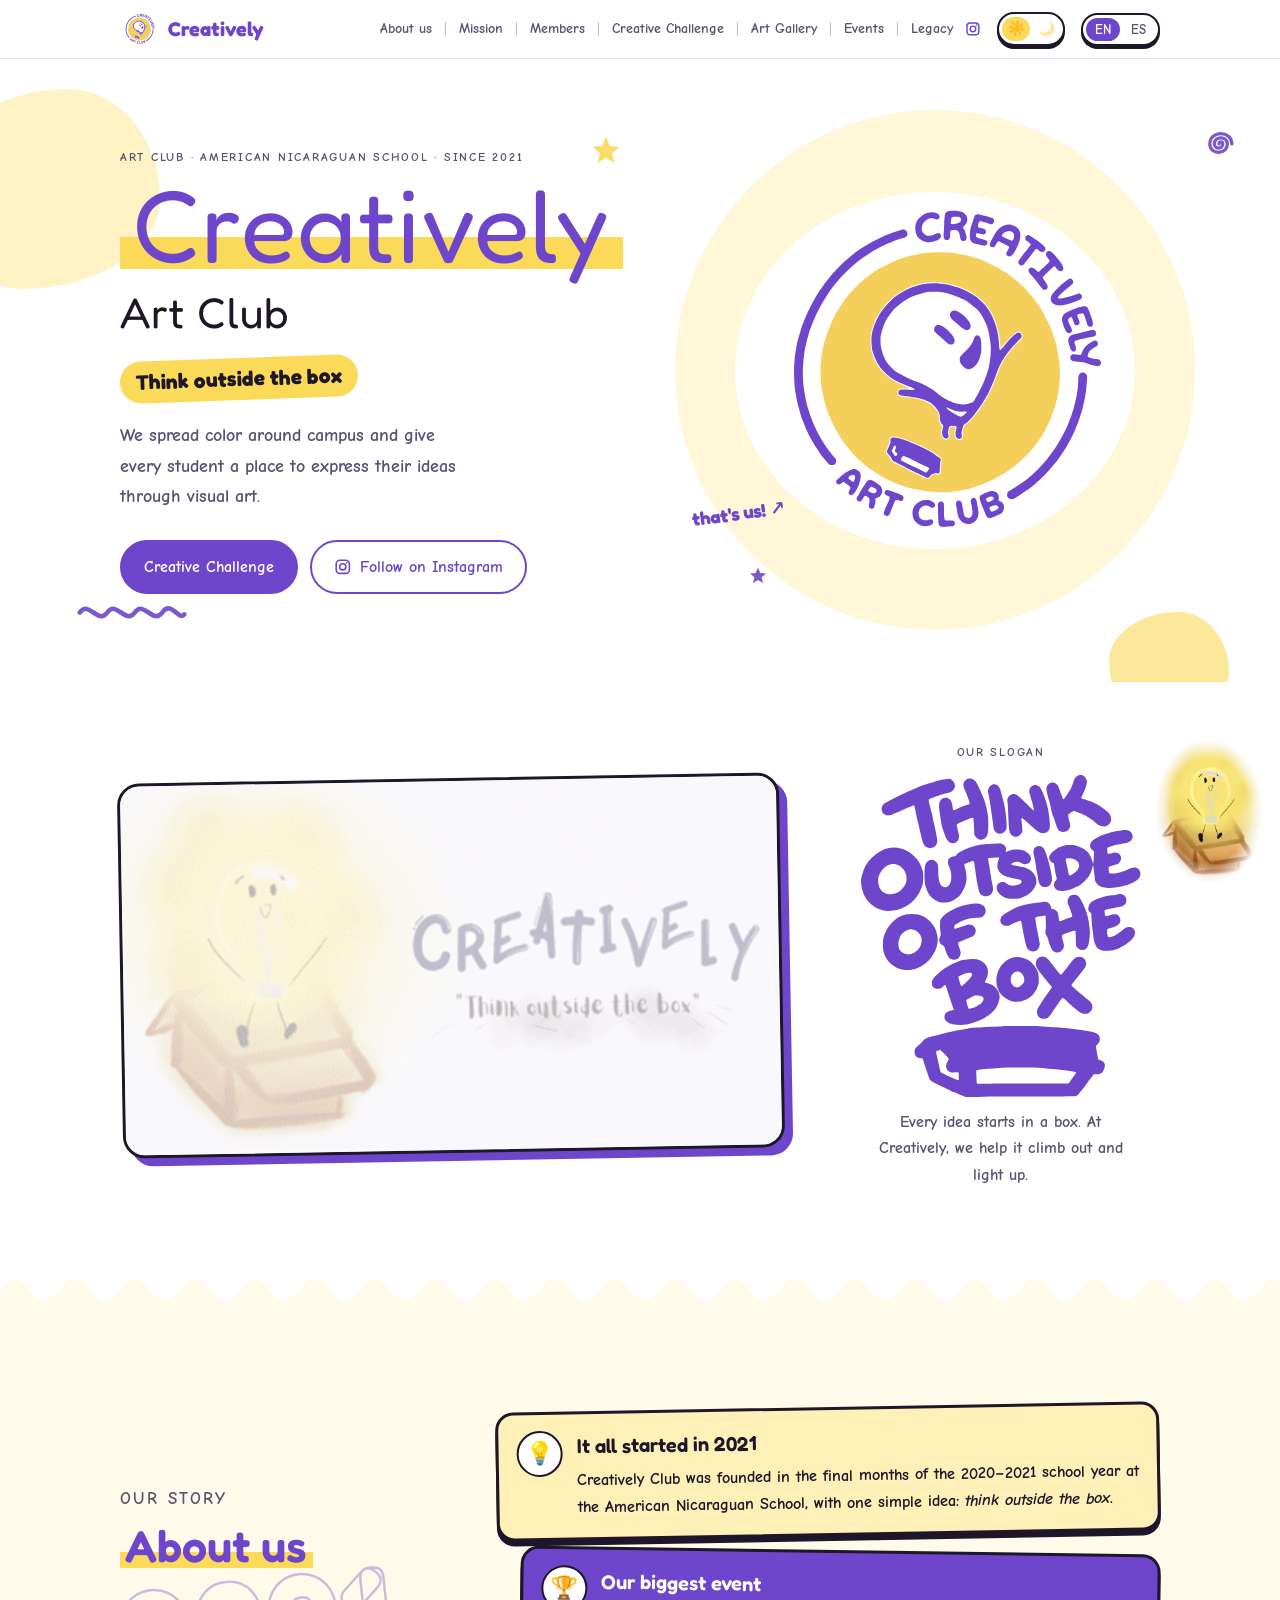
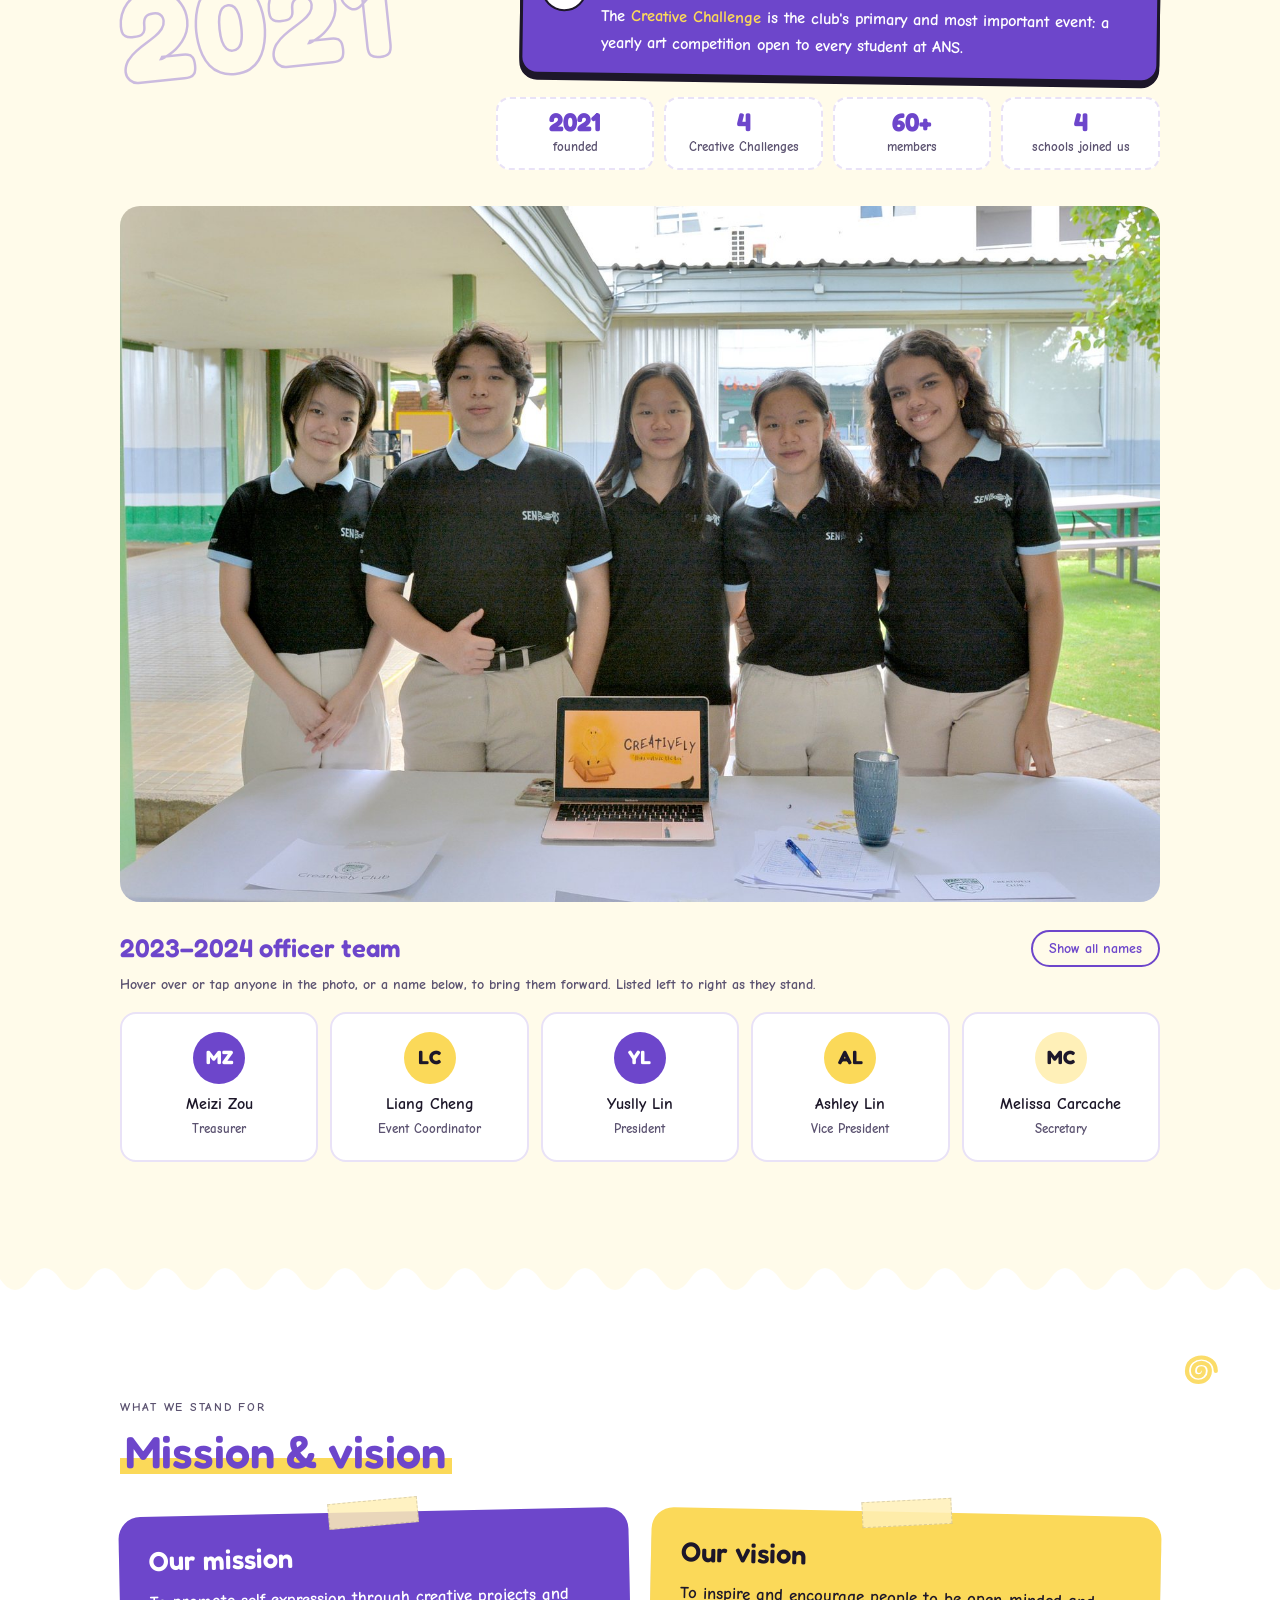
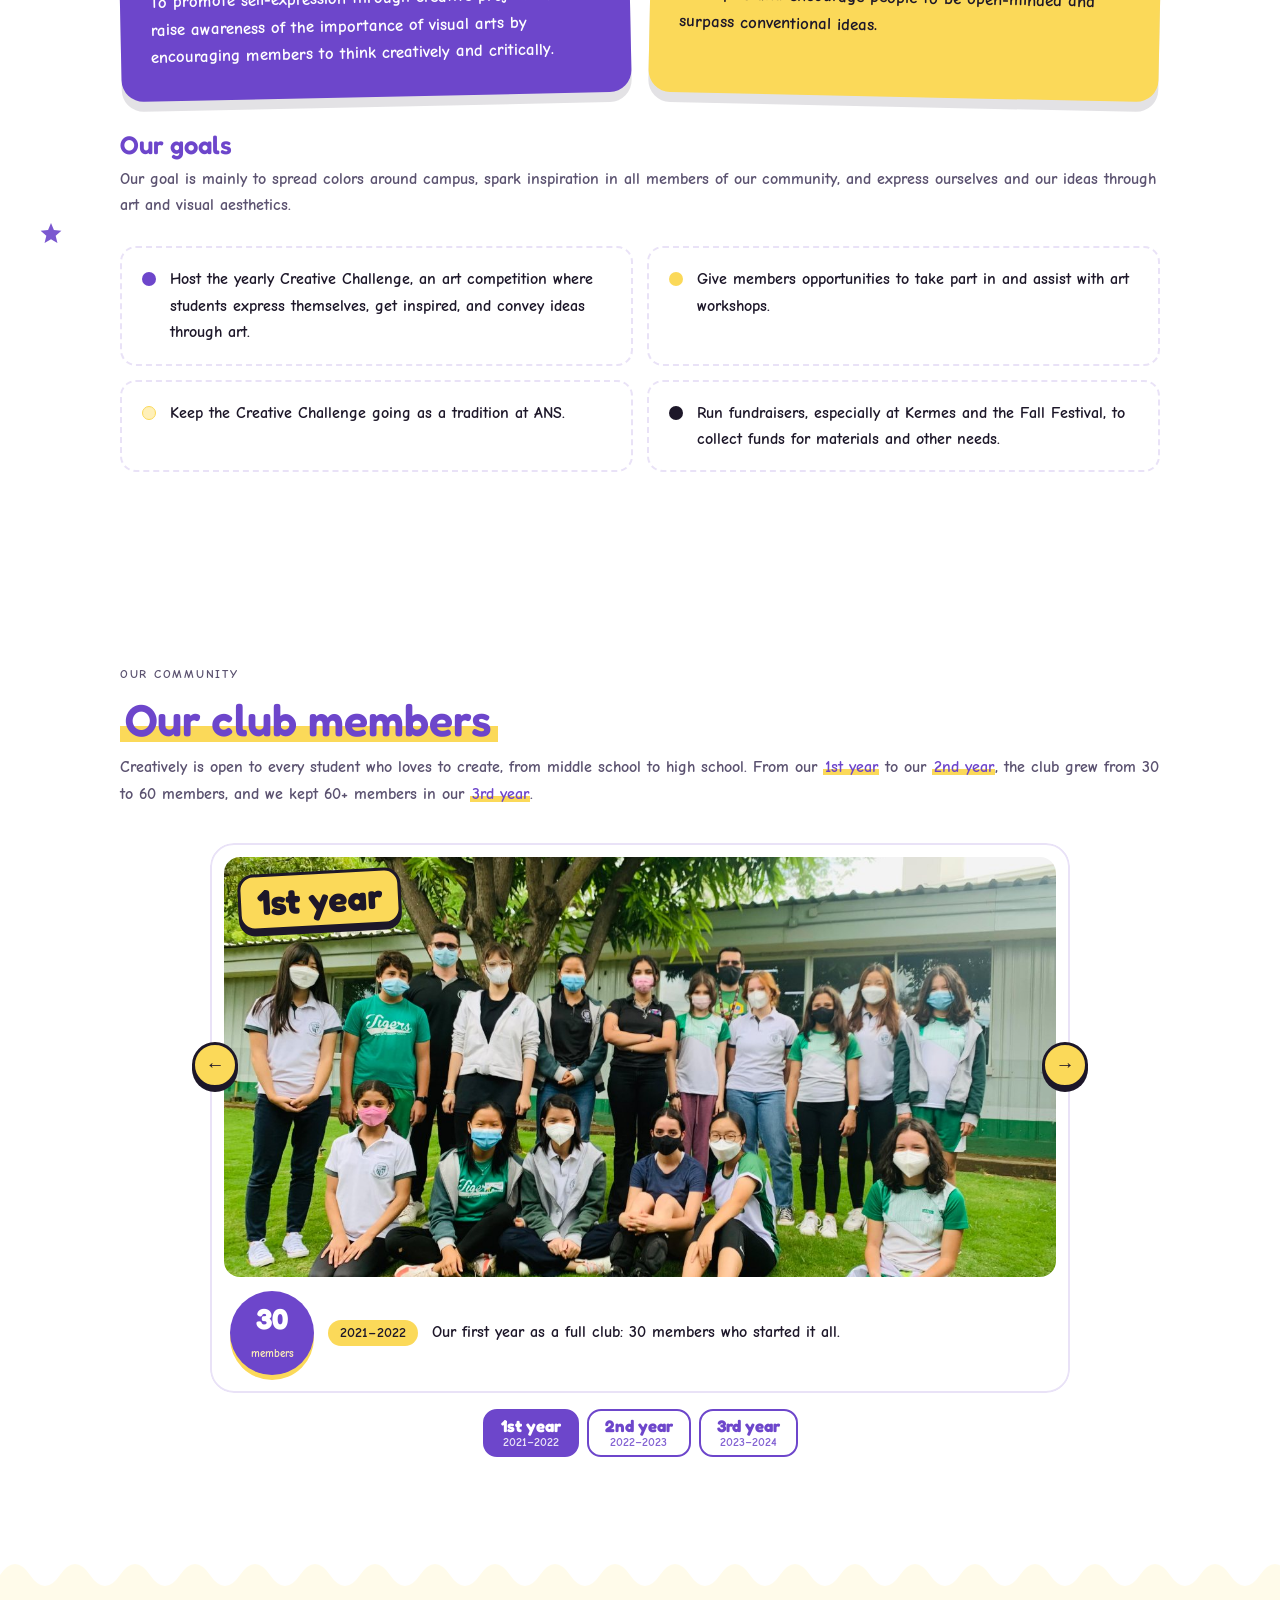
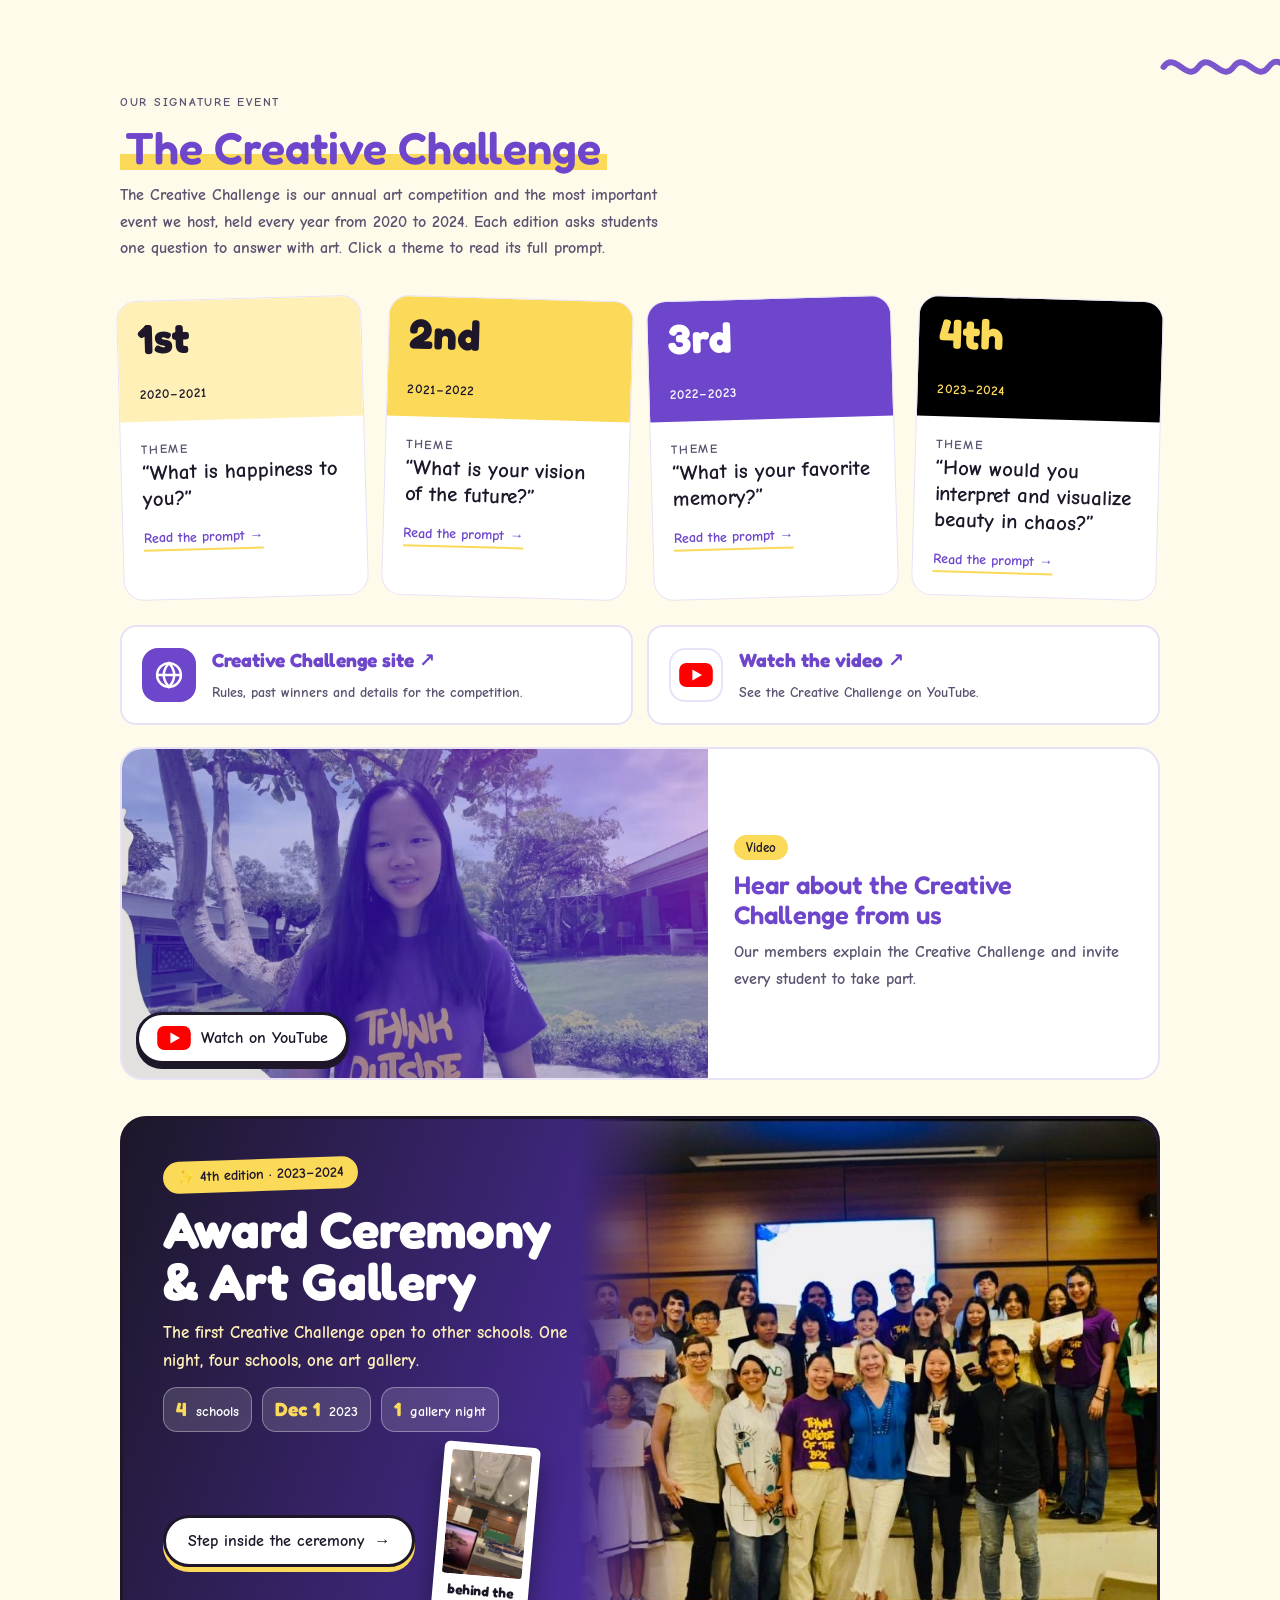
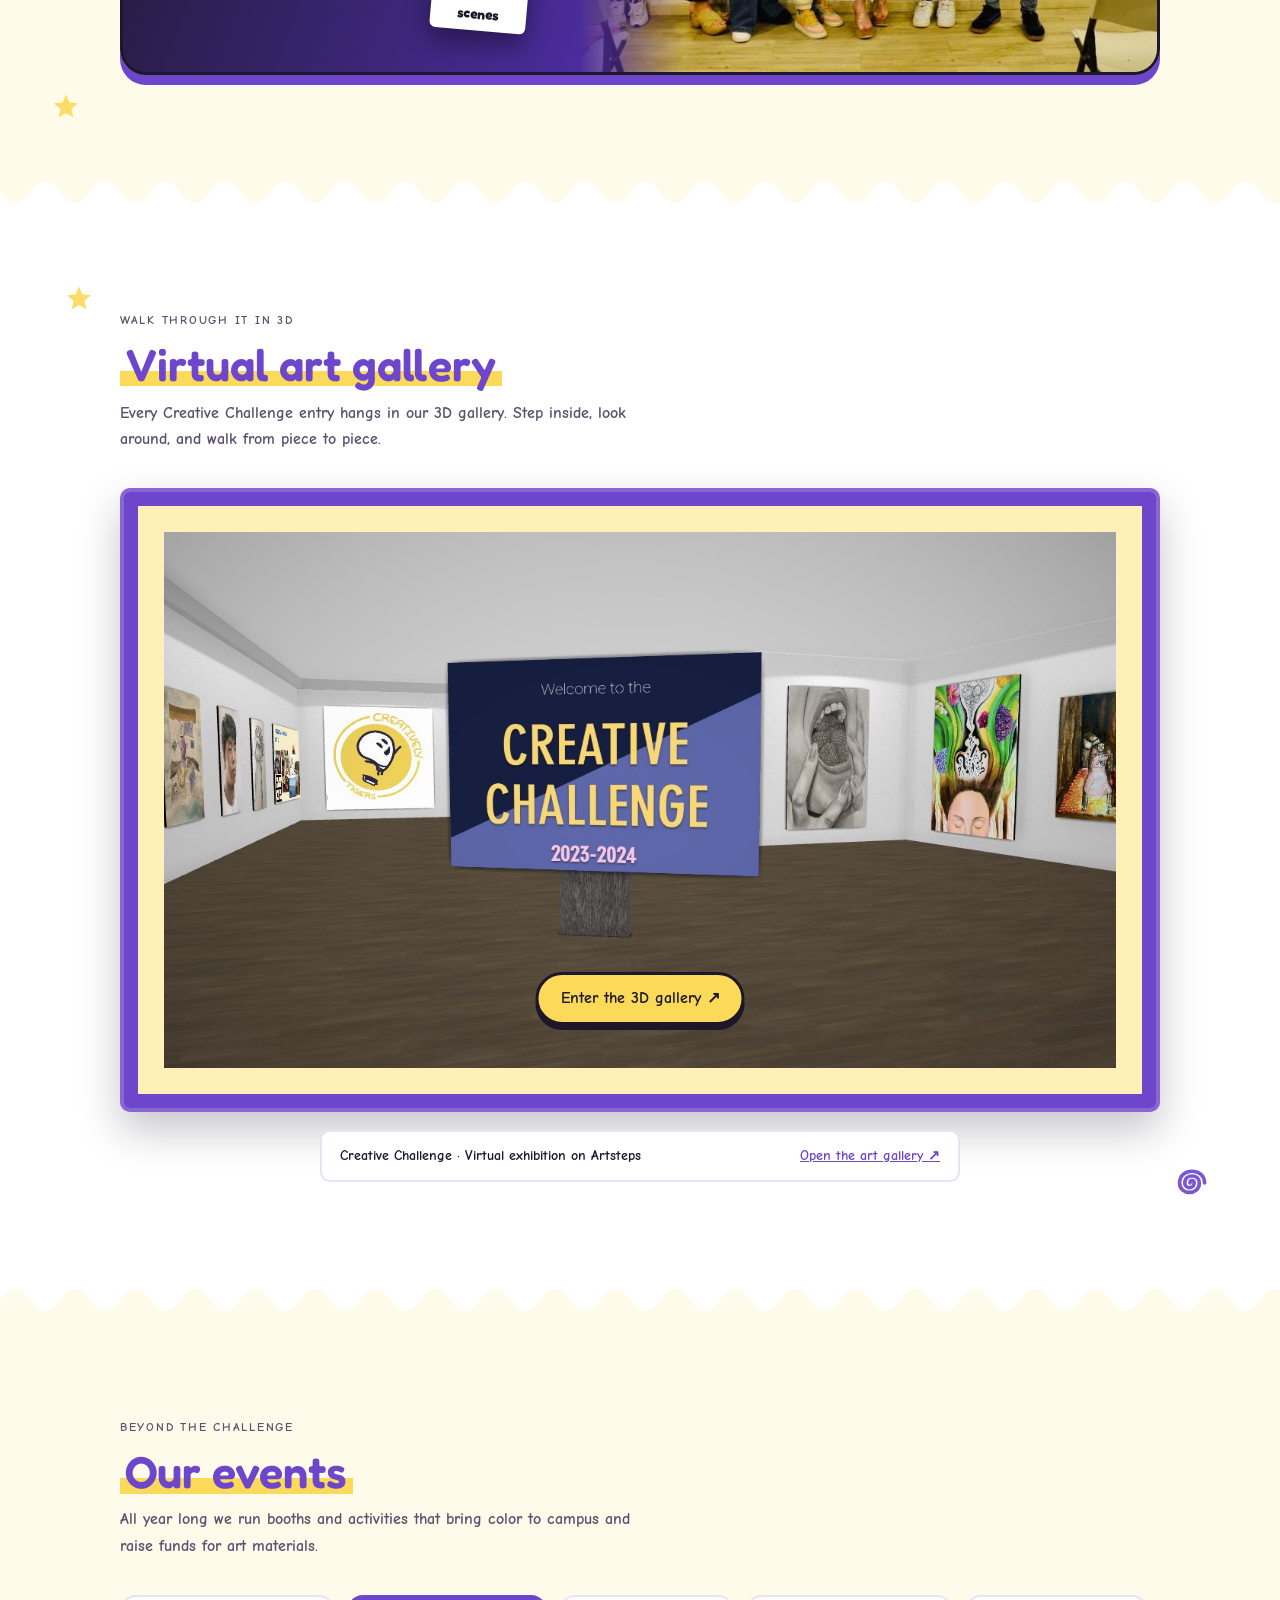
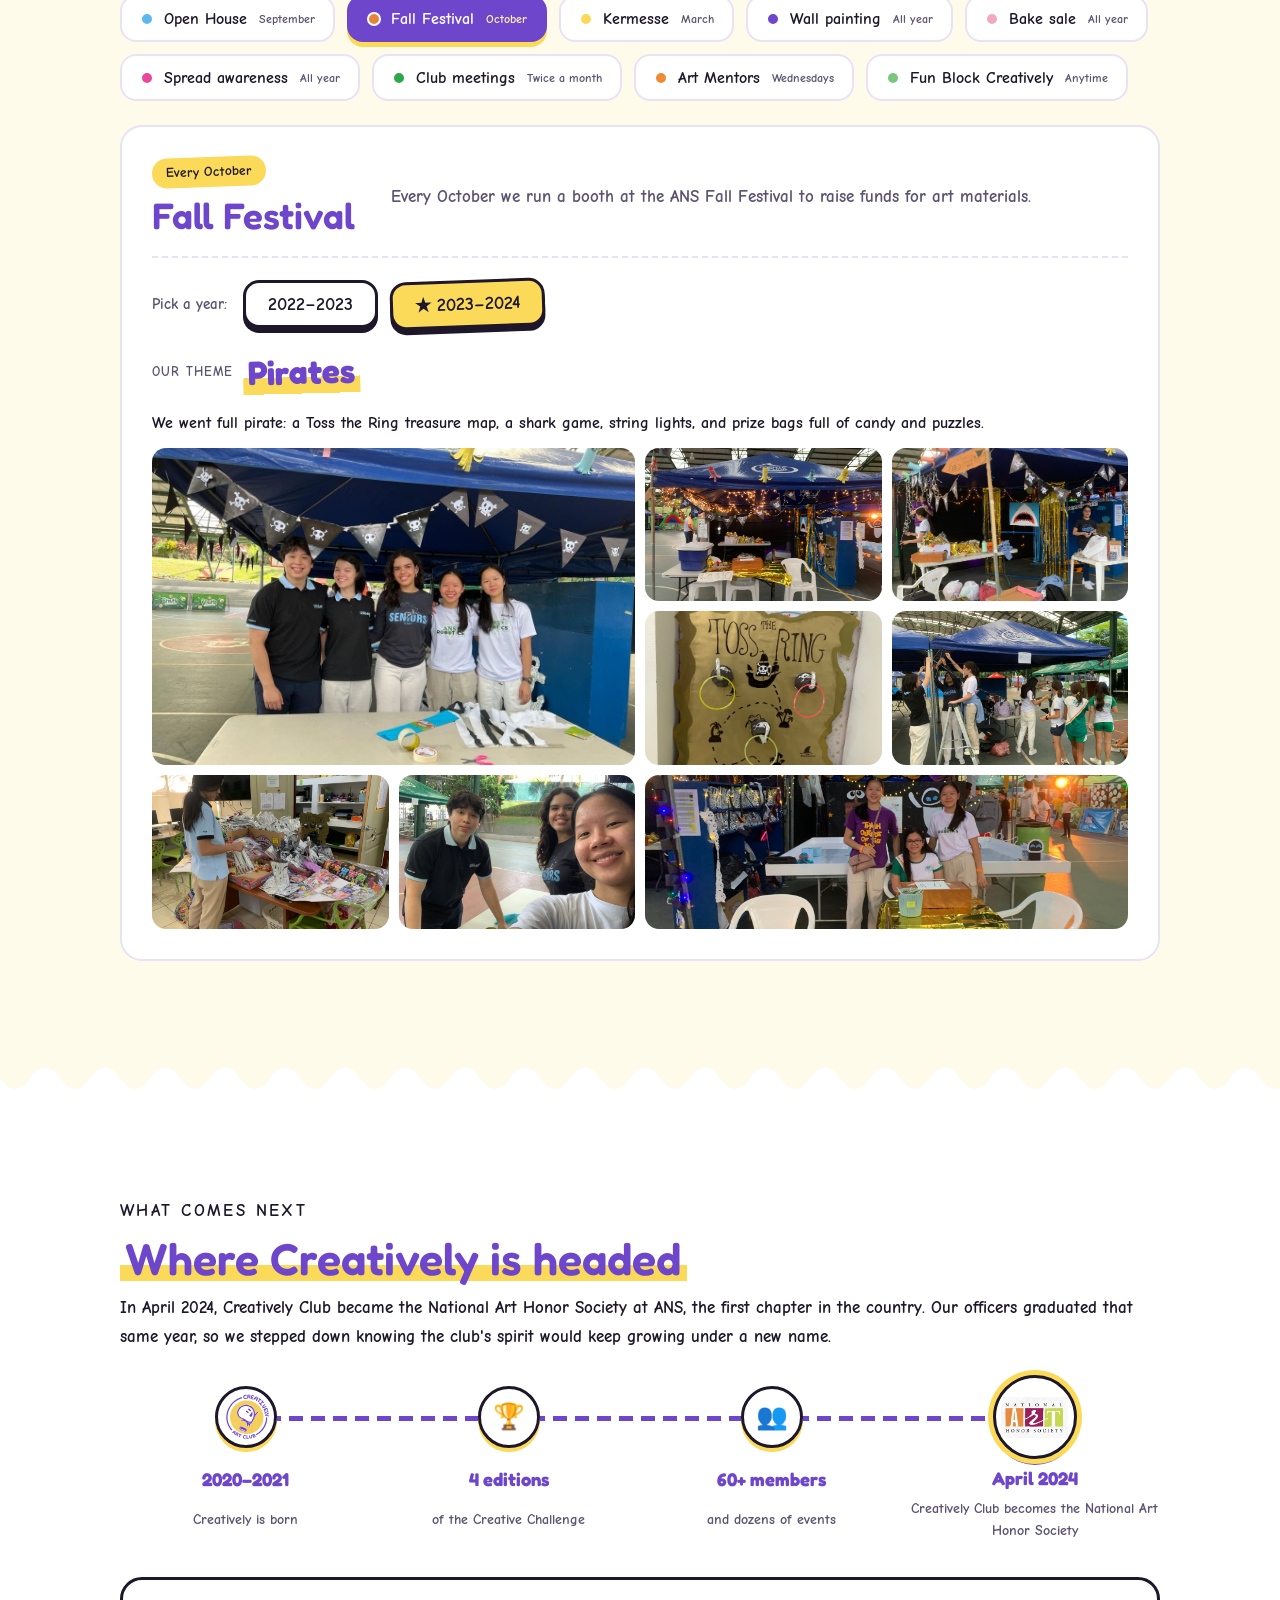
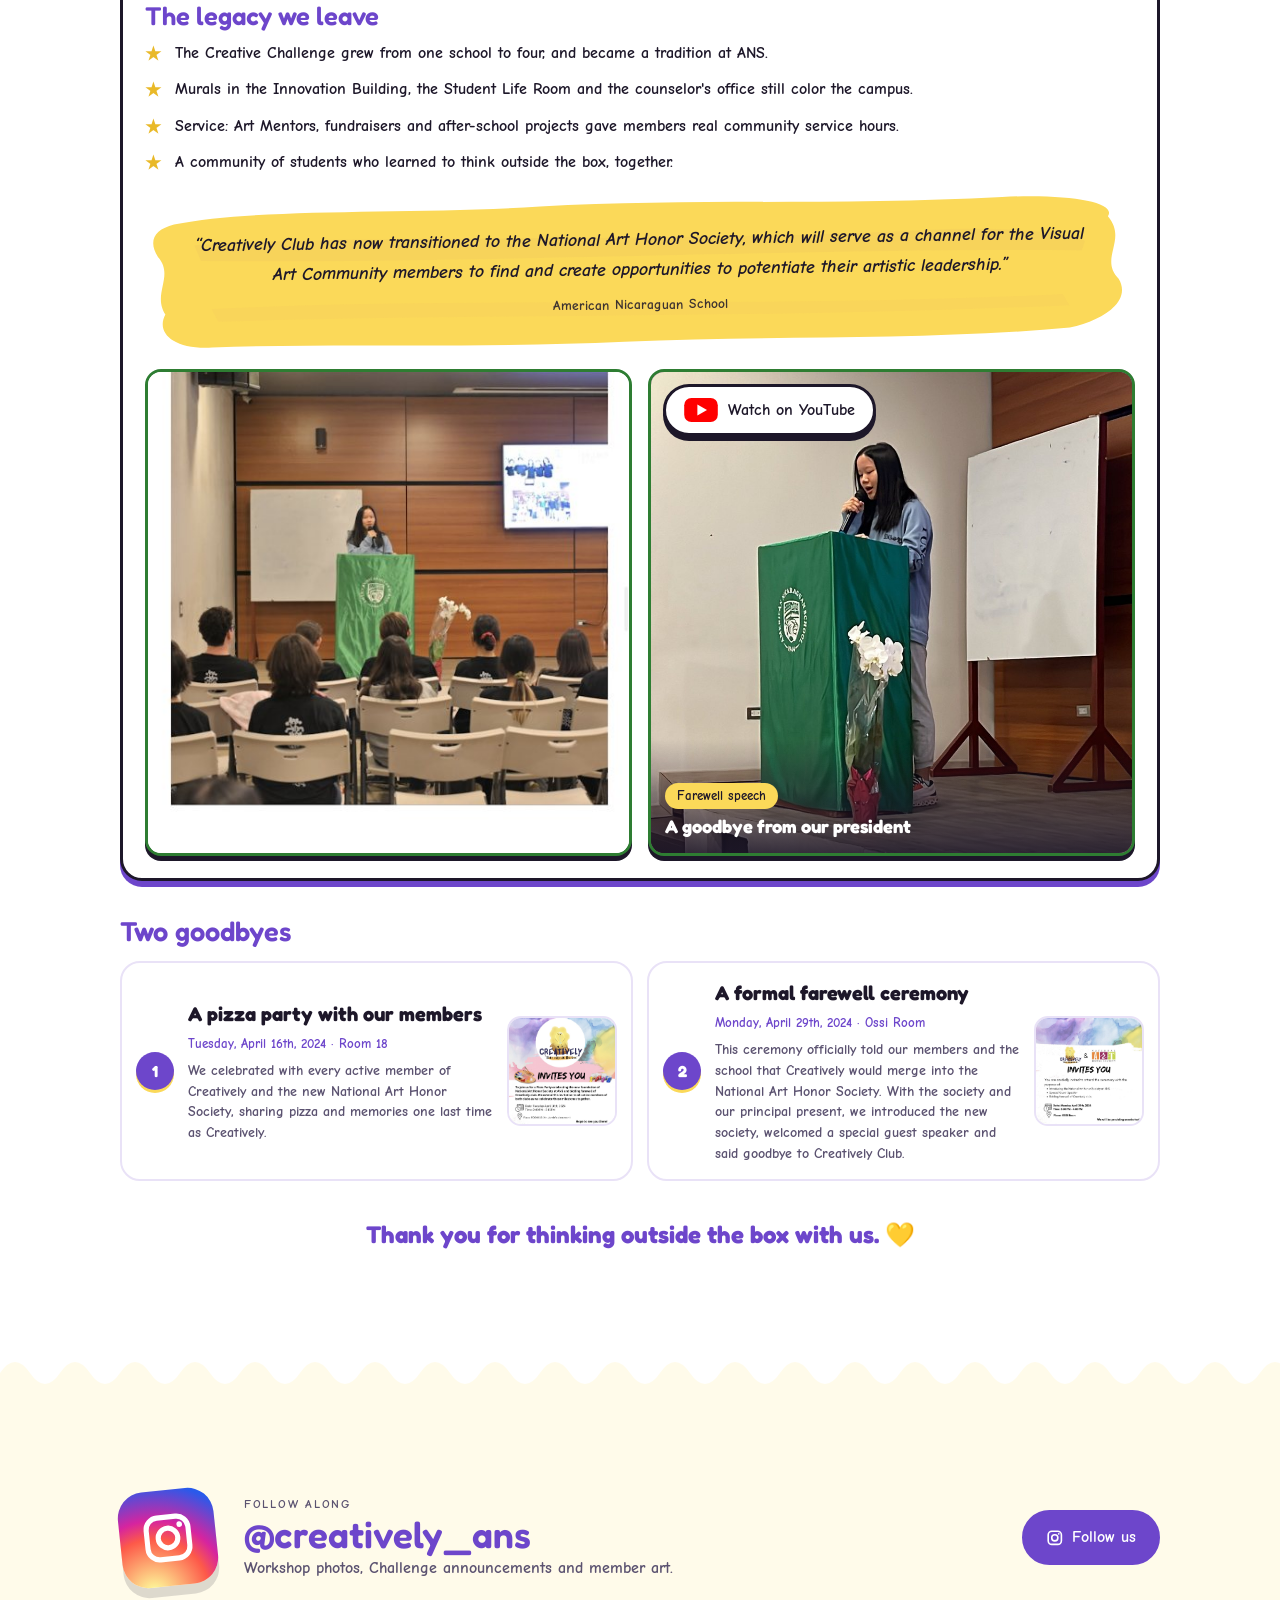
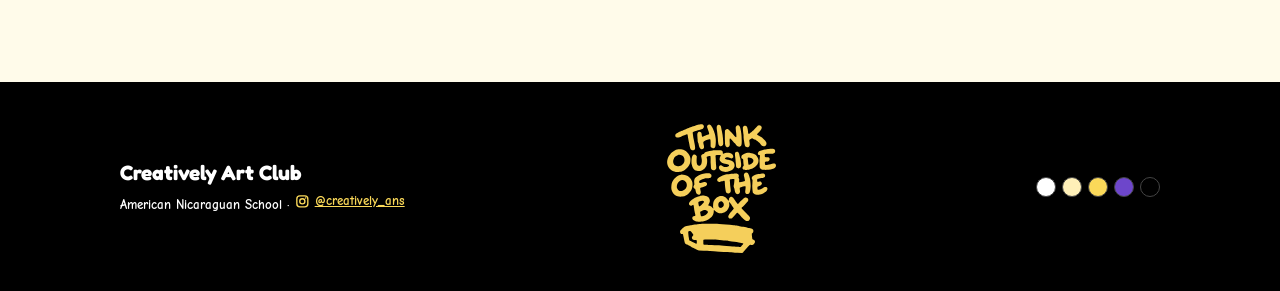
<file: index.html>
<!doctype html>
<html lang="en">
<head>
<meta charset="utf-8">
<meta name="viewport" content="width=device-width, initial-scale=1, viewport-fit=cover">
<link rel="icon" href="favicon.ico" sizes="any">
<link rel="icon" type="image/png" sizes="32x32" href="assets/img/favicon-32.png">
<link rel="apple-touch-icon" href="assets/img/apple-touch-icon.png">
<meta name="theme-color" content="#6D46CB">
<script>try{var t=localStorage.getItem("creatively-theme");if(t)document.documentElement.setAttribute("data-theme",t)}catch(e){}</script>
<title>Creatively Art Club</title>
<link rel="preconnect" href="https://fonts.googleapis.com">
<link rel="stylesheet" href="https://fonts.googleapis.com/css2?family=Fredoka:wght@400;500;600;700&family=Comic+Neue:wght@700&family=Oswald:wght@300;500;700&display=swap">
<link rel="stylesheet" href="css/style.css?v=4">

</head>
<body>
<nav><div class="wrap">
  <a class="brand" href="#top"><img src="assets/img/logo.svg" alt="">Creatively</a>
  <div class="nav-right"><div class="navlinks"><a href="#about">About us</a><a href="#mission">Mission</a><a href="#members">Members</a><a href="#challenge">Creative Challenge</a><a href="#gallery">Art Gallery</a><a href="#events">Events</a><a href="#legacy">Legacy</a><a class="navig" href="https://www.instagram.com/creatively_ans/" target="_blank" rel="noopener" aria-label="Instagram"><svg class="ig" viewBox="0 0 24 24" fill="none" stroke="currentColor" stroke-width="2.2" aria-hidden="true"><rect x="3" y="3" width="18" height="18" rx="5"/><circle cx="12" cy="12" r="4.2"/><circle cx="17.4" cy="6.6" r="1.2" fill="currentColor" stroke="none"/></svg></a></div><button class="theme-btn" id="themeBtn" aria-label="Switch light or dark mode"><span class="tb-sun" aria-hidden="true">☀️</span><span class="tb-moon" aria-hidden="true">🌙</span></button><button class="lang-btn" id="langBtn" aria-label="Español / English"><span data-l="en" class="on">EN</span><span data-l="es">ES</span></button></div>
</div></nav>

<header class="hero" id="top"><span class="splat" style="width:220px;height:200px;background:var(--cream);left:-60px;top:30px;opacity:.8"></span><span class="splat" style="width:120px;height:110px;background:var(--sun);right:4%;bottom:-40px;opacity:.6"></span><span class="doodle y float" style="left:46%;top:12%"><svg viewBox="0 0 40 40" width="34" height="34"><path d="M20 3l4.5 11 11.5 1-8.8 7.6 2.7 11.4L20 28l-9.9 6 2.7-11.4L4 15l11.5-1z" fill="currentColor"/></svg></span><span class="doodle float d2" style="left:6%;bottom:8%"><svg viewBox="0 0 120 30" width="110"><path d="M3 18c10-14 20 14 30 0s20 14 30 0 20 14 30 0 18 10 24 2" fill="none" stroke="currentColor" stroke-width="5" stroke-linecap="round"/></svg></span><span class="doodle float d3" style="right:3%;top:10%"><svg viewBox="0 0 50 50" width="46" height="46"><path d="M25 25c0-3 4-3 4 0 0 6-9 6-9 0 0-9 14-9 14 0 0 12-19 12-19 0 0-15 24-15 24 0" fill="none" stroke="currentColor" stroke-width="3.5" stroke-linecap="round"/></svg></span><span class="doodle float" style="right:40%;bottom:14%"><svg viewBox="0 0 40 40" width="20" height="20"><path d="M20 3l4.5 11 11.5 1-8.8 7.6 2.7 11.4L20 28l-9.9 6 2.7-11.4L4 15l11.5-1z" fill="currentColor"/></svg></span><div class="wrap">
  <div>
    <p class="eyebrow">Art Club · American Nicaraguan School · Since 2021</p>
    <h1><span class="mark brushy" style="display:inline-block;font-size:1em;color:inherit;margin:0">Creatively<svg class="brush" viewBox="0 0 120 40" aria-hidden="true"><rect x="40" y="16" width="78" height="9" rx="4.5" fill="#EF8B34"/><rect x="26" y="13" width="18" height="15" rx="3" fill="#3B7DD8"/><rect x="29" y="13" width="3" height="15" fill="#9CC3F5"/><path d="M27 14 C14 12 4 16 1 20 C4 24 14 28 27 27 Z" fill="#FBD959" stroke="#e9b928" stroke-width="1.5"/></svg></span><span>Art Club</span></h1>
    <span class="motto">Think outside the box</span>
    <p class="lede">We spread color around campus and give every student a place to express their ideas through visual art.</p>
    <div class="cta">
      <a class="btn solid" href="#challenge">Creative Challenge</a>
      <a class="btn ghost" href="https://www.instagram.com/creatively_ans/" target="_blank" rel="noopener"><svg class="ig" viewBox="0 0 24 24" fill="none" stroke="currentColor" stroke-width="2.2" aria-hidden="true"><rect x="3" y="3" width="18" height="18" rx="5"/><circle cx="12" cy="12" r="4.2"/><circle cx="17.4" cy="6.6" r="1.2" fill="currentColor" stroke="none"/></svg>Follow on Instagram</a>
    </div>
  </div>
  <div class="sunbox" data-bulb="That's me on our logo!"><span class="scribble" style="left:-4%;bottom:6%">that's us! ↗</span><img src="assets/img/logo.svg" alt="Creatively Art Club logo: a smiling light bulb inside a yellow circle"></div>
</div></header>

<section class="slogan" id="slogan"><div class="wrap sl-grid">
  <figure class="gifbox" data-bulb="That's me lighting up!">
    <img src="assets/img/slogan-anim.gif" alt="Animation: a light bulb pops out of a cardboard box, lights up, and the words Creatively, Think outside the box appear">
  </figure>
  <div class="sl-art" data-bulb="Think outside of the box!">
    <p class="eyebrow">Our slogan</p>
    <span class="sl-swap"><img class="sl-img" src="assets/img/sl_p.svg" alt="Think outside of the box"><img class="sl-img sl-y" src="assets/img/sl_y.svg" alt=""></span>
    <p class="sl-txt">Every idea starts in a box. At Creatively, we help it climb out and light up.</p>
  </div>
</div></section>

<div class="wave" aria-hidden="true"></div><div class="wave-deco" aria-hidden="true"></div>
<section class="band" id="about"><div class="wrap">
  <div class="about ab2" data-bulb="Since 2021 at ANS!">
    <div class="ab-left">
      <p class="eyebrow">Our story</p>
      <h2><span class="mark">About us</span></h2>
      <span class="ab-year" aria-hidden="true">2021</span>
    </div>
    <div class="ab-right">
      <div class="ab-card ab-c1"><span class="ab-ic" aria-hidden="true">💡</span><div><b>It all started in 2021</b><p>Creatively Club was founded in the final months of the 2020–2021 school year at the American Nicaraguan School, with one simple idea: <em>think outside the box</em>.</p></div></div>
      <div class="ab-card ab-c2"><span class="ab-ic" aria-hidden="true">🏆</span><div><b>Our biggest event</b><p>The <strong>Creative Challenge</strong> is the club's primary and most important event: a yearly art competition open to every student at ANS.</p></div></div>
      <div class="ab-stats"><span><b>2021</b>founded</span><span><b>4</b>Creative Challenges</span><span><b>60+</b>members</span><span><b>4</b>schools joined us</span></div>
    </div>
  </div>
  <figure class="photo" id="team">
    <img class="base" src="assets/img/team.jpg" alt="The five 2023–2024 club officers standing behind the Creatively sign-up table">
    <img class="cut" data-p="meizi" alt="" style="left:9.929%;top:21.261%;width:14.929%" src="assets/img/cut-3acd2af4.webp"><img class="cut" data-p="liang" alt="" style="left:25.786%;top:16.667%;width:19.286%" src="assets/img/cut-8b5fb912.webp"><img class="cut" data-p="yuslly" alt="" style="left:45.214%;top:22.329%;width:14.071%" src="assets/img/cut-05dbce56.webp"><img class="cut" data-p="ashley" alt="" style="left:57.643%;top:23.291%;width:15.071%" src="assets/img/cut-6209467d.webp"><img class="cut" data-p="melissa" alt="" style="left:71.429%;top:17.308%;width:17.857%" src="assets/img/cut-ee79d75e.webp">
    <svg viewBox="0 0 1400 936" preserveAspectRatio="none" aria-label="Officers in the photo"><path class="hit" data-p="meizi" tabindex="0" role="button" aria-label="Meizi Zou, Treasurer" d="M255 758 L217 754 L217 748 L227 746 L230 743 L224 738 L191 744 L186 741 L186 670 L177 670 L174 666 L180 628 L158 600 L136 564 L132 531 L132 484 L118 473 L116 464 L136 410 L154 382 L169 372 L200 360 L213 350 L220 342 L228 338 L226 325 L216 292 L218 268 L228 237 L248 216 L265 210 L277 202 L288 200 L313 210 L327 222 L336 230 L344 248 L344 280 L338 296 L338 315 L328 328 L308 344 L304 353 L284 370 L300 374 L306 382 L310 380 L316 367 L318 366 L329 368 L338 375 L340 387 L344 394 L338 405 L332 407 L334 418 L330 432 L320 437 L320 440 L326 444 L326 454 L322 459 L324 465 L332 473 L324 481 L324 490 L332 496 L330 512 L330 535 L334 550 L341 558 L345 558 L352 552 L358 554 L360 566 L358 574 L368 585 L348 628 L348 651 L334 658 L324 666 L316 668 L310 666 L308 672 L322 682 L318 698 L302 711 L295 724 L277 728 L266 738 L259 740 L258 747 L266 748 L268 754 L264 758 L259 756 L255 758Z"/><path class="hit" data-p="liang" tabindex="0" role="button" aria-label="Liang Cheng, Event Coordinator" d="M477 628 L455 628 L447 626 L426 612 L396 600 L375 588 L360 575 L360 566 L358 559 L362 555 L354 551 L351 542 L348 547 L348 555 L343 558 L338 556 L332 545 L330 535 L330 512 L332 494 L324 489 L324 480 L332 472 L322 460 L328 454 L324 449 L328 443 L326 436 L330 432 L334 418 L332 411 L342 400 L346 388 L364 355 L392 338 L435 324 L446 314 L448 304 L452 299 L452 293 L442 273 L437 268 L427 266 L424 263 L430 241 L422 219 L424 207 L432 193 L452 172 L477 160 L489 158 L526 172 L540 182 L546 188 L552 205 L556 238 L542 275 L538 296 L538 303 L548 316 L603 334 L615 340 L624 350 L634 365 L636 381 L644 387 L652 405 L654 425 L660 441 L660 456 L662 460 L656 466 L628 478 L612 484 L602 484 L604 488 L600 492 L600 510 L612 542 L614 569 L604 579 L602 595 L599 600 L556 616 L547 614 L543 620 L536 622 L519 626 L497 624 L477 628Z"/><path class="hit" data-p="yuslly" tabindex="0" role="button" aria-label="Yuslly Lin, President" d="M816 666 L800 664 L782 656 L695 652 L677 648 L641 650 L634 656 L629 658 L626 655 L608 623 L610 575 L614 569 L612 548 L616 541 L616 531 L614 509 L604 493 L604 487 L607 484 L620 482 L662 464 L664 459 L660 455 L660 441 L654 425 L652 404 L642 383 L638 381 L634 374 L650 357 L660 338 L668 306 L674 264 L684 237 L698 220 L717 210 L742 210 L751 216 L764 230 L770 238 L782 274 L796 337 L808 355 L828 372 L822 376 L820 387 L812 389 L812 415 L806 419 L810 441 L802 454 L808 472 L802 476 L802 483 L800 487 L808 494 L808 507 L813 508 L816 511 L816 517 L820 540 L818 642 L822 661 L816 666Z"/><path class="hit" data-p="ashley" tabindex="0" role="button" aria-label="Ashley Lin, Vice President" d="M937 634 L910 632 L886 626 L867 618 L843 616 L832 612 L832 607 L836 597 L850 580 L840 544 L840 523 L842 510 L826 512 L812 508 L806 499 L808 492 L800 487 L802 477 L808 474 L802 455 L810 441 L806 421 L812 415 L810 407 L814 390 L820 388 L822 379 L825 378 L835 382 L844 397 L850 402 L864 402 L874 395 L874 376 L880 352 L868 335 L858 313 L848 272 L856 243 L875 228 L899 220 L917 222 L927 226 L948 245 L952 256 L956 272 L962 285 L962 296 L968 312 L992 350 L1010 366 L1012 373 L1006 377 L1006 384 L1009 388 L1016 392 L1014 398 L998 402 L992 406 L992 411 L984 418 L980 429 L982 433 L980 438 L973 436 L966 440 L971 448 L977 446 L984 448 L986 453 L986 458 L982 460 L984 468 L990 471 L990 474 L996 481 L994 485 L996 489 L992 495 L984 500 L994 513 L992 516 L998 527 L994 534 L986 540 L992 549 L990 555 L995 556 L998 552 L1003 552 L1010 548 L1013 550 L1019 546 L1022 547 L1024 571 L1030 586 L1030 597 L1028 600 L1030 608 L1021 618 L973 628 L937 634Z"/><path class="hit" data-p="melissa" tabindex="0" role="button" aria-label="Melissa Carcache, Secretary" d="M1256 760 L1232 758 L1227 744 L1224 744 L1226 752 L1225 758 L1208 760 L1204 756 L1202 746 L1202 713 L1208 695 L1220 669 L1222 652 L1221 632 L1217 632 L1179 652 L1163 654 L1107 654 L1059 644 L1051 640 L1026 615 L1030 610 L1028 589 L1032 584 L1032 574 L1028 562 L1022 555 L1020 545 L1018 544 L1012 548 L1009 546 L1006 550 L1000 550 L995 554 L992 552 L992 547 L988 541 L994 534 L998 526 L994 522 L994 510 L990 506 L990 500 L990 496 L994 493 L998 482 L990 474 L992 470 L986 468 L984 464 L984 459 L988 457 L984 446 L972 448 L968 441 L973 436 L979 440 L983 438 L982 434 L984 431 L980 427 L984 417 L992 412 L995 404 L1000 404 L1009 400 L1014 400 L1016 395 L1014 388 L1009 388 L1006 384 L1008 379 L1012 375 L1012 369 L1016 364 L1016 358 L1004 301 L1002 243 L1028 192 L1045 174 L1062 164 L1083 164 L1097 166 L1115 176 L1128 186 L1144 191 L1154 203 L1154 209 L1160 226 L1168 239 L1176 261 L1210 304 L1220 328 L1242 349 L1250 369 L1256 402 L1266 443 L1264 461 L1260 468 L1270 549 L1268 591 L1256 646 L1250 688 L1256 744 L1260 756 L1256 760Z"/></svg>
    <div class="ptag" data-p="meizi" style="left:17.36%;top:15.68%"><b>Meizi Zou</b><small>Treasurer</small></div><div class="ptag" data-p="liang" style="left:35.21%;top:11.09%"><b>Liang Cheng</b><small>Event Coordinator</small></div><div class="ptag" data-p="yuslly" style="left:51.14%;top:16.75%"><b>Yuslly Lin</b><small>President</small></div><div class="ptag" data-p="ashley" style="left:65.43%;top:17.71%"><b>Ashley Lin</b><small>Vice President</small></div><div class="ptag" data-p="melissa" style="left:79.96%;top:11.73%"><b>Melissa Carcache</b><small>Secretary</small></div>
  </figure>
  <div class="teamhead"><h3>2023–2024 officer team</h3><button class="toggle" id="showall" aria-pressed="false">Show all names</button></div>
  <p class="hint">Hover over or tap anyone in the photo, or a name below, to bring them forward. Listed left to right as they stand.</p>
  <ul class="team"><li><button class="mem" data-p="meizi"><span class="av" style="background:var(--violet);color:#fff">MZ</span><b>Meizi Zou</b><small>Treasurer</small></button></li><li><button class="mem" data-p="liang"><span class="av" style="background:var(--sun);color:#1d1729">LC</span><b>Liang Cheng</b><small>Event Coordinator</small></button></li><li><button class="mem" data-p="yuslly"><span class="av" style="background:var(--violet);color:#fff">YL</span><b>Yuslly Lin</b><small>President</small></button></li><li><button class="mem" data-p="ashley"><span class="av" style="background:var(--sun);color:#1d1729">AL</span><b>Ashley Lin</b><small>Vice President</small></button></li><li><button class="mem" data-p="melissa"><span class="av" style="background:var(--cream);color:#1d1729">MC</span><b>Melissa Carcache</b><small>Secretary</small></button></li></ul>
</div></section>
<div class="wave down" aria-hidden="true"></div><div class="wave-deco" aria-hidden="true"></div>

<section id="mission"><span class="doodle y float" style="right:4%;top:40px"><svg viewBox="0 0 50 50" width="60" height="60"><path d="M25 25c0-3 4-3 4 0 0 6-9 6-9 0 0-9 14-9 14 0 0 12-19 12-19 0 0-15 24-15 24 0" fill="none" stroke="currentColor" stroke-width="3.5" stroke-linecap="round"/></svg></span><span class="doodle float d2" style="left:3%;top:60%"><svg viewBox="0 0 40 40" width="26" height="26"><path d="M20 3l4.5 11 11.5 1-8.8 7.6 2.7 11.4L20 28l-9.9 6 2.7-11.4L4 15l11.5-1z" fill="currentColor"/></svg></span><div class="wrap">
  <div class="head"><p class="eyebrow">What we stand for</p><h2><span class="mark">Mission &amp; vision</span></h2></div>
  <div class="mv">
    <article class="m" data-bulb="Our mission: express yourself through art!"><span class="tape"></span><h3>Our mission</h3><p>To promote self-expression through creative projects and raise awareness of the importance of visual arts by encouraging members to think creatively and critically.</p></article>
    <article class="v" data-bulb="Open minds, new ideas!"><span class="tape"></span><h3>Our vision</h3><p>To inspire and encourage people to be open-minded and surpass conventional ideas.</p></article>
  </div>
  <div class="gintro"><h3>Our goals</h3><p>Our goal is mainly to spread colors around campus, spark inspiration in all members of our community, and express ourselves and our ideas through art and visual aesthetics.</p></div>
  <ul class="goals">
    <li><span class="dot" style="background:var(--violet)"></span><span>Host the yearly <b>Creative Challenge</b>, an art competition where students express themselves, get inspired, and convey ideas through art.</span></li>
    <li><span class="dot" style="background:var(--sun)"></span><span>Give members opportunities to take part in and assist with <b>art workshops</b>.</span></li>
    <li><span class="dot" style="background:var(--cream);border:1px solid var(--sun)"></span><span>Keep the Creative Challenge going as a <b>tradition at ANS</b>.</span></li>
    <li><span class="dot" style="background:var(--fg)"></span><span>Run <b>fundraisers</b>, especially at Kermes and the Fall Festival, to collect funds for materials and other needs.</span></li>
  </ul>
</div></section>
<section id="members"><div class="wrap">
  <div class="head mb-head"><p class="eyebrow">Our community</p><h2><span class="mark">Our club members</span></h2><p style="color:var(--muted)">Creatively is open to every student who loves to create, from middle school to high school. From our <b class="em">1st year</b> to our <b class="em">2nd year</b>, the club grew from 30 to 60 members, and we kept 60+ members in our <b class="em">3rd year</b>.</p></div>
  <div class="mb-car" data-bulb="We grew so much!">
    <div class="mb-track" id="mbTrack" tabindex="0" aria-label="Club members by year"><figure class="mb-slide" data-i="0" aria-label="1st year, 2021–2022">
        <div class="mb-imgwrap"><img src="assets/img/mb1.jpg" alt="Creatively club members, 1st year (2021–2022)" loading="lazy"><span class="mb-ord">1st year</span></div>
        <figcaption><span class="mb-count"><b>30</b><small>members</small></span><span class="mb-yr">2021–2022</span><span class="mb-desc">Our first year as a full club: 30 members who started it all.</span></figcaption>
      </figure><figure class="mb-slide" data-i="1" aria-label="2nd year, 2022–2023">
        <div class="mb-imgwrap"><img src="assets/img/mb2.jpg" alt="Creatively club members, 2nd year (2022–2023)" loading="lazy"><span class="mb-ord">2nd year</span></div>
        <figcaption><span class="mb-count"><b>60</b><small>members</small></span><span class="mb-yr">2022–2023</span><span class="mb-desc">We doubled, growing to 60 members, and got our first “Think outside of the box” shirts.</span></figcaption>
      </figure><figure class="mb-slide" data-i="2" aria-label="3rd year, 2023–2024">
        <div class="mb-imgwrap"><img src="assets/img/mb3.jpg" alt="Creatively club members, 3rd year (2023–2024)" loading="lazy"><span class="mb-ord">3rd year</span></div>
        <figcaption><span class="mb-count"><b>60+</b><small>members</small></span><span class="mb-yr">2023–2024</span><span class="mb-desc">We kept growing, with 60+ members from middle school and high school.</span></figcaption>
      </figure></div>
    <button class="mb-arrow prev" id="mbPrev" aria-label="Previous year">←</button>
    <button class="mb-arrow next" id="mbNext" aria-label="Next year">→</button>
    <div class="mb-dots" role="group" aria-label="Choose a year"><button class="mb-dot on" data-i="0" aria-label="Show 1st year"><b>1st year</b><small>2021–2022</small></button><button class="mb-dot" data-i="1" aria-label="Show 2nd year"><b>2nd year</b><small>2022–2023</small></button><button class="mb-dot" data-i="2" aria-label="Show 3rd year"><b>3rd year</b><small>2023–2024</small></button></div>
  </div>
</div></section>

<div class="wave" aria-hidden="true"></div><div class="wave-deco" aria-hidden="true"></div>
<section class="band" id="challenge"><span class="doodle float" style="right:-20px;top:50px"><svg viewBox="0 0 120 30" width="140"><path d="M3 18c10-14 20 14 30 0s20 14 30 0 20 14 30 0 18 10 24 2" fill="none" stroke="currentColor" stroke-width="5" stroke-linecap="round"/></svg></span><span class="doodle y float d3" style="left:4%;bottom:40px"><svg viewBox="0 0 40 40" width="30" height="30"><path d="M20 3l4.5 11 11.5 1-8.8 7.6 2.7 11.4L20 28l-9.9 6 2.7-11.4L4 15l11.5-1z" fill="currentColor"/></svg></span><div class="wrap">
  <div class="head"><p class="eyebrow">Our signature event</p><h2><span class="mark">The Creative Challenge</span></h2><p style="color:var(--muted)">The Creative Challenge is our annual art competition and the most important event we host, held every year from 2020 to 2024. Each edition asks students one question to answer with art. Click a theme to read its full prompt.</p></div>
  <div class="chips" data-bulb="Click a theme to read the prompt!">
    <article class="chip c1" data-ed="0" role="button" tabindex="0" aria-haspopup="dialog"><div class="swatch"><span class="ed">1st</span><span class="yr">2020–2021</span></div><div class="body"><p class="eyebrow">Theme</p><q>What is happiness to you?</q><span class="more">Read the prompt →</span></div></article>
    <article class="chip c2" data-ed="1" role="button" tabindex="0" aria-haspopup="dialog"><div class="swatch"><span class="ed">2nd</span><span class="yr">2021–2022</span></div><div class="body"><p class="eyebrow">Theme</p><q>What is your vision of the future?</q><span class="more">Read the prompt →</span></div></article>
    <article class="chip c3" data-ed="2" role="button" tabindex="0" aria-haspopup="dialog"><div class="swatch"><span class="ed">3rd</span><span class="yr">2022–2023</span></div><div class="body"><p class="eyebrow">Theme</p><q>What is your favorite memory?</q><span class="more">Read the prompt →</span></div></article>
    <article class="chip c4" data-ed="3" role="button" tabindex="0" aria-haspopup="dialog"><div class="swatch"><span class="ed">4th</span><span class="yr">2023–2024</span></div><div class="body"><p class="eyebrow">Theme</p><q>How would you interpret and visualize beauty in chaos?</q><span class="more">Read the prompt →</span></div></article>
  </div>
  <div class="links">
    
    <a class="link" href="https://creativechallenges.wixsite.com/creatively-club-ans" target="_blank" rel="noopener"><span class="lico web" aria-hidden="true"><svg viewBox="0 0 24 24" fill="none" stroke="currentColor" stroke-width="2" stroke-linecap="round"><circle cx="12" cy="12" r="9.5"/><path d="M2.5 12h19M12 2.5c2.8 3 4.2 6.2 4.2 9.5s-1.4 6.5-4.2 9.5c-2.8-3-4.2-6.2-4.2-9.5S9.2 5.5 12 2.5z"/></svg></span><span class="ltxt"><strong>Creative Challenge site ↗</strong><span>Rules, past winners and details for the competition.</span></span></a>
    <a class="link" href="https://www.youtube.com/watch?v=M2eYXpA9HO8" target="_blank" rel="noopener"><span class="lico yt" aria-hidden="true"><svg viewBox="0 0 28 20"><rect x="0" y="0" width="28" height="20" rx="6" fill="#FF0000"/><path d="M11 5.5v9l8-4.5z" fill="#fff"/></svg></span><span class="ltxt"><strong>Watch the video ↗</strong><span>See the Creative Challenge on YouTube.</span></span></a>
  </div>
    <a class="cc-vid" href="https://www.youtube.com/watch?v=ft2pqoqtm1w" target="_blank" rel="noopener" data-bulb="Press play and meet us!">
      <span class="cc-thumb"><img src="assets/img/ccv.jpg" alt="A Creatively member in our “Think outside of the box” shirt introducing the Creative Challenge" loading="lazy"><span class="aw-play"><svg viewBox="0 0 28 20" aria-hidden="true"><rect width="28" height="20" rx="6" fill="#FF0000"/><path d="M11 5.5v9l8-4.5z" fill="#fff"/></svg><b>Watch on YouTube</b></span></span>
      <span class="cc-info"><span class="aw-date">Video</span><strong>Hear about the Creative Challenge from us</strong><span>Our members explain the Creative Challenge and invite every student to take part.</span></span>
    </a>
  <a class="cer-teaser" href="ceremony.html" data-bulb="Our biggest night yet!">
    <img class="ct-bg" src="assets/img/cc3.jpg" alt="">
    <span class="ct-shade" aria-hidden="true"></span>
    <span class="ct-body">
      <span class="ct-badge">✨ 4th edition · 2023–2024</span>
      <span class="ct-title">Award Ceremony &amp; Art Gallery</span>
      <span class="ct-sub">The first Creative Challenge open to other schools. One night, four schools, one art gallery.</span>
      <span class="ct-stats"><span><b>4</b> schools</span><span><b>Dec 1</b> 2023</span><span><b>1</b> gallery night</span></span>
      <span class="ct-row"><span class="ct-btn">Step inside the ceremony <i aria-hidden="true">→</i></span><span class="ct-pol" aria-hidden="true"><img src="assets/img/ccg.webp" alt=""><small>behind the scenes</small></span></span>
    </span>
  </a>
</div></section>
<div class="wave down" aria-hidden="true"></div><div class="wave-deco" aria-hidden="true"></div>

<section id="gallery"><span class="doodle y float" style="left:5%;top:70px"><svg viewBox="0 0 40 40" width="30" height="30"><path d="M20 3l4.5 11 11.5 1-8.8 7.6 2.7 11.4L20 28l-9.9 6 2.7-11.4L4 15l11.5-1z" fill="currentColor"/></svg></span><span class="doodle float d2" style="right:5%;bottom:60px"><svg viewBox="0 0 50 50" width="52" height="52"><path d="M25 25c0-3 4-3 4 0 0 6-9 6-9 0 0-9 14-9 14 0 0 12-19 12-19 0 0-15 24-15 24 0" fill="none" stroke="currentColor" stroke-width="3.5" stroke-linecap="round"/></svg></span><div class="wrap">
  <div class="head"><p class="eyebrow">Walk through it in 3D</p><h2><span class="mark">Virtual art gallery</span></h2><p style="color:var(--muted)">Every Creative Challenge entry hangs in our 3D gallery. Step inside, look around, and walk from piece to piece.</p></div>
  <div class="frame" data-bulb="Step inside our 3D gallery!"><div class="mat"><div class="screen" id="gal">
    <div class="room" aria-hidden="true"><div class="lw"></div><div class="rw"></div><div class="back"><div class="art"></div><div class="art"></div><div class="art"></div></div><div class="floor"></div></div>
    <a class="galshot" href="https://www.artsteps.com/view/64ee8c0fc514a47bf0f46963" target="_blank" rel="noopener" aria-label="Open the Creative Challenge 3D art gallery on Artsteps"><img src="assets/img/gal.jpg" alt="Inside the Creative Challenge 2023–2024 virtual gallery: a welcome sign surrounded by student artworks on white walls"><span class="galcta">Enter the 3D gallery ↗</span></a>
  </div></div></div>
  <div class="plaque"><span>Creative Challenge · Virtual exhibition on Artsteps</span><a href="https://www.artsteps.com/view/64ee8c0fc514a47bf0f46963" target="_blank" rel="noopener">Open the art gallery ↗</a></div>
</div></section>
<div class="wave" aria-hidden="true"></div><div class="wave-deco" aria-hidden="true"></div>
<section class="band" id="events"><div class="wrap">
  <div class="head"><p class="eyebrow">Beyond the Challenge</p><h2><span class="mark">Our events</span></h2><p style="color:var(--muted)">All year long we run booths and activities that bring color to campus and raise funds for art materials.</p></div>
  <div class="ev-tabs" role="tablist" aria-label="Creatively events" data-bulb="Come visit our booths!"><button class="ev-tab" role="tab" id="tab-open" aria-controls="ev-open" aria-selected="false"><span class="ev-dot" style="background:#5BB8E8"></span>Open House<small>September</small></button><button class="ev-tab on" role="tab" id="tab-fall" aria-controls="ev-fall" aria-selected="true"><span class="ev-dot" style="background:#E8833A"></span>Fall Festival<small>October</small></button><button class="ev-tab" role="tab" id="tab-kermes" aria-controls="ev-kermes" aria-selected="false"><span class="ev-dot" style="background:#FBD959"></span>Kermesse<small>March</small></button><button class="ev-tab" role="tab" id="tab-wall" aria-controls="ev-wall" aria-selected="false"><span class="ev-dot" style="background:#6D46CB"></span>Wall painting<small>All year</small></button><button class="ev-tab" role="tab" id="tab-bake" aria-controls="ev-bake" aria-selected="false"><span class="ev-dot" style="background:#F2A7C3"></span>Bake sale<small>All year</small></button><button class="ev-tab" role="tab" id="tab-aware" aria-controls="ev-aware" aria-selected="false"><span class="ev-dot" style="background:#E8479A"></span>Spread awareness<small>All year</small></button><button class="ev-tab" role="tab" id="tab-meet" aria-controls="ev-meet" aria-selected="false"><span class="ev-dot" style="background:#2BA84A"></span>Club meetings<small>Twice a month</small></button><button class="ev-tab" role="tab" id="tab-mentor" aria-controls="ev-mentor" aria-selected="false"><span class="ev-dot" style="background:#EF8B34"></span>Art Mentors<small>Wednesdays</small></button><button class="ev-tab" role="tab" id="tab-funblock" aria-controls="ev-funblock" aria-selected="false"><span class="ev-dot" style="background:#7BC67E"></span>Fun Block Creatively<small>Anytime</small></button></div>
  <div class="ev-panel" id="ev-open" role="tabpanel" aria-labelledby="tab-open" hidden>
      <div class="ev-info"><span class="ev-when">Every September</span><h3>Open House</h3><p>Every September we set up at the ANS Open House to welcome new students and families and invite them to join the club.</p></div>
      <div class="ev-photos"><div class="ev-years" role="group" aria-label="Year"><button class="yr-chip on" aria-pressed="true" data-y="0">2023–2024</button></div><div class="ev-year" data-y="0"><p class="ev-note">Our first time ever attending an Open House! Our officers ran the Creatively table, sharing what the club does and selling drinks.</p><div class="ev-grid n2"><button class="ph" data-cap="Our officers at the Creatively table" aria-label="Open photo: Our officers at the Creatively table"><img src="assets/img/oh1.jpg" alt="Our officers at the Creatively table" loading="lazy"></button><button class="ph" data-cap="Meeting students at the Open House" aria-label="Open photo: Meeting students at the Open House"><img src="assets/img/oh2.jpg" alt="Meeting students at the Open House" loading="lazy"></button></div></div></div>
    </div><div class="ev-panel" id="ev-fall" role="tabpanel" aria-labelledby="tab-fall">
      <div class="ev-info"><span class="ev-when">Every October</span><h3>Fall Festival</h3><p>Every October we run a booth at the ANS Fall Festival to raise funds for art materials.</p></div>
      <div class="ev-photos"><div class="ev-years" role="group" aria-label="Year"><button class="yr-chip" aria-pressed="false" data-y="0">2022–2023</button><button class="yr-chip on" aria-pressed="true" data-y="1">2023–2024</button></div><div class="ev-year" data-y="0" hidden><p class="ev-theme"><span>Our theme</span><b>Angry Birds</b></p><p class="ev-note">Our first Fall Festival ever! We built a giant bird-launcher game: knock down the piggies’ tower with a slingshot, score 60 points with 3 balls, and win a prize.</p><h4 class="ev-sub"><span>1</span>Getting ready</h4><p class="ev-subnote">All our members came together to make the red birds out of paper and build the green piggies for the game.</p><div class="ev-grid n15"><button class="ph lead" data-cap="A box full of our handmade paper birds" aria-label="Open photo: A box full of our handmade paper birds"><img src="assets/img/fp8.jpg" alt="A box full of our handmade paper birds" loading="lazy"></button><button class="ph" data-cap="Prep day selfie" aria-label="Open photo: Prep day selfie"><img src="assets/img/fp1.jpg" alt="Prep day selfie" loading="lazy"></button><button class="ph" data-cap="Cutting paper for the birds" aria-label="Open photo: Cutting paper for the birds"><img src="assets/img/fp9.jpg" alt="Cutting paper for the birds" loading="lazy"></button><button class="ph" data-cap="Building the piggies" aria-label="Open photo: Building the piggies"><img src="assets/img/fp7.jpg" alt="Building the piggies" loading="lazy"></button><button class="ph" data-cap="Painting the “Want a prize?!” board" aria-label="Open photo: Painting the “Want a prize?!” board"><img src="assets/img/fp3.jpg" alt="Painting the “Want a prize?!” board" loading="lazy"></button><button class="ph vid" data-cap="Testing the slingshot before the festival" data-vid="__FFV1__" aria-label="Play video: Testing the slingshot before the festival"><video src="assets/video/ffv1.mp4" poster="assets/img/ffv1p.jpg" muted loop playsinline autoplay preload="metadata"></video><span class="vplay" aria-hidden="true">▶</span></button><button class="ph" data-cap="Everyone working together" aria-label="Open photo: Everyone working together"><img src="assets/img/fp6.jpg" alt="Everyone working together" loading="lazy"></button><button class="ph" data-cap="Wrapping the birds in red paper" aria-label="Open photo: Wrapping the birds in red paper"><img src="assets/img/fp11.jpg" alt="Wrapping the birds in red paper" loading="lazy"></button><button class="ph" data-cap="Taking a quick break" aria-label="Open photo: Taking a quick break"><img src="assets/img/fp10.jpg" alt="Taking a quick break" loading="lazy"></button><button class="ph" data-cap="Setting up the craft tables" aria-label="Open photo: Setting up the craft tables"><img src="assets/img/fp2.jpg" alt="Setting up the craft tables" loading="lazy"></button><button class="ph" data-cap="Our cardboard tower of piggies and TNT" aria-label="Open photo: Our cardboard tower of piggies and TNT"><img src="assets/img/fa10.jpg" alt="Our cardboard tower of piggies and TNT" loading="lazy"></button><button class="ph" data-cap="The 3 Rules poster" aria-label="Open photo: The 3 Rules poster"><img src="assets/img/fa11.jpg" alt="The 3 Rules poster" loading="lazy"></button><button class="ph" data-cap="Making the decorations" aria-label="Open photo: Making the decorations"><img src="assets/img/fa9.jpg" alt="Making the decorations" loading="lazy"></button><button class="ph" data-cap="Unpacking supplies" aria-label="Open photo: Unpacking supplies"><img src="assets/img/fp4.jpg" alt="Unpacking supplies" loading="lazy"></button><button class="ph s3" data-cap="Our team at work" aria-label="Open photo: Our team at work"><img src="assets/img/fp5.jpg" alt="Our team at work" loading="lazy"></button></div><h4 class="ev-sub"><span>2</span>Festival night</h4><p class="ev-subnote">Here is how our booth looked once everything was ready.</p><div class="ev-grid n8"><button class="ph lead" data-cap="Our very first Fall Festival booth, lit up at night" aria-label="Open photo: Our very first Fall Festival booth, lit up at night"><img src="assets/img/fa1.jpg" alt="Our very first Fall Festival booth, lit up at night" loading="lazy"></button><button class="ph" data-cap="Inside the booth: the tower and the “Want a prize?!” board" aria-label="Open photo: Inside the booth: the tower and the “Want a prize?!” board"><img src="assets/img/fa2.jpg" alt="Inside the booth: the tower and the “Want a prize?!” board" loading="lazy"></button><button class="ph" data-cap="Aiming the slingshot" aria-label="Open photo: Aiming the slingshot"><img src="assets/img/fa3.jpg" alt="Aiming the slingshot" loading="lazy"></button><button class="ph" data-cap="Handing out prizes to the crowd" aria-label="Open photo: Handing out prizes to the crowd"><img src="assets/img/fa4.jpg" alt="Handing out prizes to the crowd" loading="lazy"></button><button class="ph" data-cap="Players lining up their shot" aria-label="Open photo: Players lining up their shot"><img src="assets/img/fa5.jpg" alt="Players lining up their shot" loading="lazy"></button><button class="ph" data-cap="Families trying our game" aria-label="Open photo: Families trying our game"><img src="assets/img/fa6.jpg" alt="Families trying our game" loading="lazy"></button><button class="ph" data-cap="The festival crowd" aria-label="Open photo: The festival crowd"><img src="assets/img/fa7.jpg" alt="The festival crowd" loading="lazy"></button><button class="ph s2 m2" data-cap="The booth and our 3 Rules sign" aria-label="Open photo: The booth and our 3 Rules sign"><img src="assets/img/fa8.jpg" alt="The booth and our 3 Rules sign" loading="lazy"></button></div></div><div class="ev-year" data-y="1"><p class="ev-theme"><span>Our theme</span><b>Pirates</b></p><p class="ev-note">We went full pirate: a Toss the Ring treasure map, a shark game, string lights, and prize bags full of candy and puzzles.</p><div class="ev-grid n8"><button class="ph lead" data-cap="Our booth team under the pirate flags" aria-label="Open photo: Our booth team under the pirate flags"><img src="assets/img/sh12.jpg" alt="Our booth team under the pirate flags" loading="lazy"></button><button class="ph" data-cap="Our pirate booth, lit up for the night" aria-label="Open photo: Our pirate booth, lit up for the night"><img src="assets/img/ff4.jpg" alt="Our pirate booth, lit up for the night" loading="lazy"></button><button class="ph" data-cap="“Pirates this way!” The booth during setup" aria-label="Open photo: “Pirates this way!” The booth during setup"><img src="assets/img/ff3.jpg" alt="“Pirates this way!” The booth during setup" loading="lazy"></button><button class="ph" data-cap="Toss the Ring, our treasure-map game" aria-label="Open photo: Toss the Ring, our treasure-map game"><img src="assets/img/ff1.jpg" alt="Toss the Ring, our treasure-map game" loading="lazy"></button><button class="ph" data-cap="Hanging the pirate flags" aria-label="Open photo: Hanging the pirate flags"><img src="assets/img/ff2.jpg" alt="Hanging the pirate flags" loading="lazy"></button><button class="ph" data-cap="Packing the prize bags" aria-label="Open photo: Packing the prize bags"><img src="assets/img/ff5.jpg" alt="Packing the prize bags" loading="lazy"></button><button class="ph" data-cap="Booth crew selfie" aria-label="Open photo: Booth crew selfie"><img src="assets/img/ff6.jpg" alt="Booth crew selfie" loading="lazy"></button><button class="ph s2 m2" data-cap="At the booth in our “Think outside of the box” shirt" aria-label="Open photo: At the booth in our “Think outside of the box” shirt"><img src="assets/img/ff7.jpg" alt="At the booth in our “Think outside of the box” shirt" loading="lazy"></button></div></div></div>
    </div><div class="ev-panel" id="ev-kermes" role="tabpanel" aria-labelledby="tab-kermes" hidden>
      <div class="ev-info"><span class="ev-when">Every March</span><h3>Kermesse</h3><p>Every March we join the school Kermesse with a game booth to raise funds for art materials and other club needs.</p></div>
      <div class="ev-photos"><div class="ev-years" role="group" aria-label="Year"><button class="yr-chip" aria-pressed="false" data-y="0">2022–2023</button><button class="yr-chip on" aria-pressed="true" data-y="1">2023–2024</button></div><div class="ev-year" data-y="0" hidden><p class="ev-note">We collaborated with Rescatando Huella, a club that focuses on saving and helping domestic animals. Together we ran a booth with two games we built ourselves.</p><h4 class="ev-sub"><span>1</span>Getting ready</h4><p class="ev-subnote">We prepared two games: a shooting game where you aim at an airplane, and a marble run where marbles roll down a board full of pegs.</p><div class="ev-grid n19"><button class="ph lead" data-cap="Painting the “Traveling” sign" aria-label="Open photo: Painting the “Traveling” sign"><img src="assets/img/kp3.jpg" alt="Painting the “Traveling” sign" loading="lazy"></button><button class="ph vid" data-cap="Testing the marble run" data-vid="__KPV__" aria-label="Play video: Testing the marble run"><video src="assets/video/kpv.mp4" poster="assets/img/kpvp.jpg" muted loop playsinline autoplay preload="metadata"></video><span class="vplay" aria-hidden="true">▶</span></button><button class="ph" data-cap="Building the marble run board" aria-label="Open photo: Building the marble run board"><img src="assets/img/kp4.jpg" alt="Building the marble run board" loading="lazy"></button><button class="ph" data-cap="The “Shooting Arrows” sign" aria-label="Open photo: The “Shooting Arrows” sign"><img src="assets/img/kp8.jpg" alt="The “Shooting Arrows” sign" loading="lazy"></button><button class="ph" data-cap="Getting to work" aria-label="Open photo: Getting to work"><img src="assets/img/kp1.jpg" alt="Getting to work" loading="lazy"></button><button class="ph" data-cap="Painting the details" aria-label="Open photo: Painting the details"><img src="assets/img/kp6.jpg" alt="Painting the details" loading="lazy"></button><button class="ph" data-cap="The whole team preparing" aria-label="Open photo: The whole team preparing"><img src="assets/img/kp7.jpg" alt="The whole team preparing" loading="lazy"></button><button class="ph" data-cap="Our supplies: glue guns, sticks and cones" aria-label="Open photo: Our supplies: glue guns, sticks and cones"><img src="assets/img/kp9.jpg" alt="Our supplies: glue guns, sticks and cones" loading="lazy"></button><button class="ph" data-cap="Cutting cardboard pieces" aria-label="Open photo: Cutting cardboard pieces"><img src="assets/img/kp11.jpg" alt="Cutting cardboard pieces" loading="lazy"></button><button class="ph" data-cap="Unpacking the prizes" aria-label="Open photo: Unpacking the prizes"><img src="assets/img/kp12.jpg" alt="Unpacking the prizes" loading="lazy"></button><button class="ph" data-cap="Boxes of paper airplanes" aria-label="Open photo: Boxes of paper airplanes"><img src="assets/img/kp13.jpg" alt="Boxes of paper airplanes" loading="lazy"></button><button class="ph" data-cap="Testing the games" aria-label="Open photo: Testing the games"><img src="assets/img/kp14.jpg" alt="Testing the games" loading="lazy"></button><button class="ph" data-cap="Packing prizes into boxes" aria-label="Open photo: Packing prizes into boxes"><img src="assets/img/kp15.jpg" alt="Packing prizes into boxes" loading="lazy"></button><button class="ph" data-cap="Making paper airplanes" aria-label="Open photo: Making paper airplanes"><img src="assets/img/kp16.jpg" alt="Making paper airplanes" loading="lazy"></button><button class="ph" data-cap="Building the targets" aria-label="Open photo: Building the targets"><img src="assets/img/kp17.jpg" alt="Building the targets" loading="lazy"></button><button class="ph" data-cap="Folding and cutting" aria-label="Open photo: Folding and cutting"><img src="assets/img/kp18.jpg" alt="Folding and cutting" loading="lazy"></button><button class="ph" data-cap="Planning the booth" aria-label="Open photo: Planning the booth"><img src="assets/img/kp2.jpg" alt="Planning the booth" loading="lazy"></button><button class="ph" data-cap="Putting the frame together" aria-label="Open photo: Putting the frame together"><img src="assets/img/kp5.jpg" alt="Putting the frame together" loading="lazy"></button><button class="ph s3" data-cap="Cleaning up after a long day" aria-label="Open photo: Cleaning up after a long day"><img src="assets/img/kp10.jpg" alt="Cleaning up after a long day" loading="lazy"></button></div><h4 class="ev-sub"><span>2</span>The finished games</h4><p class="ev-subnote">Our two games, ready for the Kermesse: the airplane shooting game and the colorful marble run.</p><div class="ev-grid n2"><button class="ph" data-cap="The finished airplane shooting game" aria-label="Open photo: The finished airplane shooting game"><img src="assets/img/apf.jpg" alt="The finished airplane shooting game" loading="lazy"></button><button class="ph vid" data-cap="The finished marble run in action" data-vid="__MRV__" aria-label="Play video: The finished marble run in action"><video src="assets/video/mrv.mp4" poster="assets/img/mrvp.jpg" muted loop playsinline autoplay preload="metadata"></video><span class="vplay" aria-hidden="true">▶</span></button></div><h4 class="ev-sub"><span>3</span>Kermesse day</h4><p class="ev-subnote">Our booth with Rescatando Huella on the day of the Kermesse.</p><div class="ev-grid n9"><button class="ph lead" data-cap="Our booth with Rescatando Huella" aria-label="Open photo: Our booth with Rescatando Huella"><img src="assets/img/kq2.jpg" alt="Our booth with Rescatando Huella" loading="lazy"></button><button class="ph" data-cap="The hand-painted Shooting game" aria-label="Open photo: The hand-painted Shooting game"><img src="assets/img/kq9.jpg" alt="The hand-painted Shooting game" loading="lazy"></button><button class="ph" data-cap="Getting the booth ready" aria-label="Open photo: Getting the booth ready"><img src="assets/img/kq3.jpg" alt="Getting the booth ready" loading="lazy"></button><button class="ph" data-cap="Inside the booth" aria-label="Open photo: Inside the booth"><img src="assets/img/kq7.jpg" alt="Inside the booth" loading="lazy"></button><button class="ph" data-cap="Hanging the decorations" aria-label="Open photo: Hanging the decorations"><img src="assets/img/kq8.jpg" alt="Hanging the decorations" loading="lazy"></button><button class="ph" data-cap="Visitors at our booth" aria-label="Open photo: Visitors at our booth"><img src="assets/img/kq6.jpg" alt="Visitors at our booth" loading="lazy"></button><button class="ph" data-cap="The Kermesse on the field" aria-label="Open photo: The Kermesse on the field"><img src="assets/img/kq1.jpg" alt="The Kermesse on the field" loading="lazy"></button><button class="ph" data-cap="Our booth among the others" aria-label="Open photo: Our booth among the others"><img src="assets/img/kq4.jpg" alt="Our booth among the others" loading="lazy"></button><button class="ph" data-cap="A busy day at the Kermesse" aria-label="Open photo: A busy day at the Kermesse"><img src="assets/img/kq5.jpg" alt="A busy day at the Kermesse" loading="lazy"></button></div></div><div class="ev-year" data-y="1"><p class="ev-note">We collaborated with the Future Art Honor Society, which will become Creatively’s future club. Together, our ocean-themed booth had Plinko, Toss the Ring, a shark game and a wall of plushie prizes.</p><div class="ev-grid n10"><button class="ph lead" data-cap="Playing Toss the Ring at night" aria-label="Open photo: Playing Toss the Ring at night"><img src="assets/img/kn1.jpg" alt="Playing Toss the Ring at night" loading="lazy"></button><button class="ph" data-cap="Our booth team with the Toss the Ring treasure map" aria-label="Open photo: Our booth team with the Toss the Ring treasure map"><img src="assets/img/kn3.jpg" alt="Our booth team with the Toss the Ring treasure map" loading="lazy"></button><button class="ph" data-cap="Plinko, the shark game and the plushie prizes" aria-label="Open photo: Plinko, the shark game and the plushie prizes"><img src="assets/img/kn4.jpg" alt="Plinko, the shark game and the plushie prizes" loading="lazy"></button><button class="ph" data-cap="Setting up the booth in the morning" aria-label="Open photo: Setting up the booth in the morning"><img src="assets/img/kn6.jpg" alt="Setting up the booth in the morning" loading="lazy"></button><button class="ph" data-cap="Plinko, Toss the Ring and the plushie prizes" aria-label="Open photo: Plinko, Toss the Ring and the plushie prizes"><img src="assets/img/km3.jpg" alt="Plinko, Toss the Ring and the plushie prizes" loading="lazy"></button><button class="ph" data-cap="Carrying the prizes and supplies to set up" aria-label="Open photo: Carrying the prizes and supplies to set up"><img src="assets/img/km4.jpg" alt="Carrying the prizes and supplies to set up" loading="lazy"></button><button class="ph" data-cap="Families lining up at our booth" aria-label="Open photo: Families lining up at our booth"><img src="assets/img/km1.jpg" alt="Families lining up at our booth" loading="lazy"></button><button class="ph" data-cap="A crowd at our booth after dark" aria-label="Open photo: A crowd at our booth after dark"><img src="assets/img/kn2.jpg" alt="A crowd at our booth after dark" loading="lazy"></button><button class="ph" data-cap="Our booth busy until the end of the night" aria-label="Open photo: Our booth busy until the end of the night"><img src="assets/img/kn5.jpg" alt="Our booth busy until the end of the night" loading="lazy"></button><button class="ph s4 m2" data-cap="Our booth on the field at sunset" aria-label="Open photo: Our booth on the field at sunset"><img src="assets/img/km2.jpg" alt="Our booth on the field at sunset" loading="lazy"></button></div></div></div>
    </div><div class="ev-panel" id="ev-wall" role="tabpanel" aria-labelledby="tab-wall" hidden>
      <div class="ev-info"><span class="ev-when">Throughout the year</span><h3>Wall painting</h3><p>Throughout the year, members paint walls around campus to spread color and bring art into everyday spaces.</p></div>
      <div class="ev-photos"><div class="ev-years" role="group" aria-label="Year"><button class="yr-chip" aria-pressed="false" data-y="0">2022–2023</button><button class="yr-chip on" aria-pressed="true" data-y="1">2023–2024</button></div><div class="ev-year" data-y="0" hidden><p class="ev-note">Our first wall painting, in the Innovation Building! Our purpose was to turn blank walls into spaces that inspire everyone who uses them. We created 3 designs. Pick one and follow it from the first sketch to the final product.</p><div class="pv"><div class="pv-tabs" role="group" aria-label="Choose a mural"><button class="pv-tab on" data-m="0" aria-pressed="true"><span class="pv-sw" style="background:#FBD959"></span><b>“Idea Loading…”</b><small>5 steps</small></button><button class="pv-tab" data-m="1" aria-pressed="false"><span class="pv-sw" style="background:#1d1729"></span><b>The gear wall</b><small>9 steps</small></button><button class="pv-tab" data-m="2" aria-pressed="false"><span class="pv-sw" style="background:#4285F4"></span><b>G Suite</b><small>7 steps</small></button></div><div class="pv-mural" data-m="0"><div class="pv-stage"><figure class="pv-step on" data-cap="We sketched the design in pencil on the yellow wall."><img src="assets/img/wq1.jpg" alt="“Idea Loading…”, step 1: Sketch. We sketched the design in pencil on the yellow wall." loading="lazy"></figure><figure class="pv-step" data-cap="We traced the outlines of the light bulb, the loading bar and the letters."><img src="assets/img/wq3.jpg" alt="“Idea Loading…”, step 2: Trace. We traced the outlines of the light bulb, the loading bar and the letters." loading="lazy"></figure><figure class="pv-step" data-cap="We filled in the letters with black paint."><img src="assets/img/wq9.jpg" alt="“Idea Loading…”, step 3: Paint. We filled in the letters with black paint." loading="lazy"></figure><figure class="pv-step" data-cap="We added the question mark, exclamation mark and light bulb."><img src="assets/img/gs12.jpg" alt="“Idea Loading…”, step 4: Details. We added the question mark, exclamation mark and light bulb." loading="lazy"></figure><figure class="pv-step" data-cap="Ideas are loading! The finished wall."><img src="assets/img/gs2.jpg" alt="“Idea Loading…”, step 5: Final product. Ideas are loading! The finished wall." loading="lazy"></figure><span class="pv-badge">Step 1 of 5</span><button class="pv-nav prev" aria-label="Previous step">←</button><button class="pv-nav next" aria-label="Next step">→</button></div><div class="pv-track"><div class="pv-line"><span class="pv-fill"></span></div><div class="pv-dots" style="--n:5"><button class="pv-dot on" data-i="0" aria-label="Step 1: Sketch"><span>1</span><small>Sketch</small></button><button class="pv-dot" data-i="1" aria-label="Step 2: Trace"><span>2</span><small>Trace</small></button><button class="pv-dot" data-i="2" aria-label="Step 3: Paint"><span>3</span><small>Paint</small></button><button class="pv-dot" data-i="3" aria-label="Step 4: Details"><span>4</span><small>Details</small></button><button class="pv-dot fin" data-i="4" aria-label="Step 5: Final product"><span>★</span><small>Final product</small></button></div></div><div class="pv-foot"><p class="pv-cap">We sketched the design in pencil on the yellow wall.</p><button class="pv-play">▶ Play the process</button></div></div><div class="pv-mural" data-m="1" hidden><div class="pv-stage"><figure class="pv-step on" data-cap="We planned where every gear would go."><img src="assets/img/wq15.jpg" alt="The gear wall, step 1: Plan. We planned where every gear would go." loading="lazy"></figure><figure class="pv-step" data-cap="We taped up paper stencils for each gear."><img src="assets/img/wq14.jpg" alt="The gear wall, step 2: Stencils. We taped up paper stencils for each gear." loading="lazy"></figure><figure class="pv-step" data-cap="The first black gears appeared on the white wall."><img src="assets/img/wq11.jpg" alt="The gear wall, step 3: First gears. The first black gears appeared on the white wall." loading="lazy"></figure><figure class="pv-step" data-cap="Big and small gears started to fit together."><img src="assets/img/wq13.jpg" alt="The gear wall, step 4: Taking shape. Big and small gears started to fit together." loading="lazy"></figure><figure class="pv-step" data-cap="Everyone joined in to paint more gears."><img src="assets/img/wq7.jpg" alt="The gear wall, step 5: Teamwork. Everyone joined in to paint more gears." loading="lazy"></figure><figure class="pv-step" data-cap="We painted the fine details inside each gear."><img src="assets/img/wq5.jpg" alt="The gear wall, step 6: Details. We painted the fine details inside each gear." loading="lazy"></figure><figure class="pv-step" data-cap="The last gears went up around the projector."><img src="assets/img/gs10.jpg" alt="The gear wall, step 7: Almost there. The last gears went up around the projector." loading="lazy"></figure><figure class="pv-step" data-cap="The last gears and words went up on the wall."><img src="assets/img/gs9.jpg" alt="The gear wall, step 8: Last gears. The last gears and words went up on the wall." loading="lazy"></figure><figure class="pv-step" data-cap="The finished gear wall: Team, Progress, Ideas, Goal, Success and Creativity, all working together."><img src="assets/img/wf2.jpg" alt="The gear wall, step 9: Final product. The finished gear wall: Team, Progress, Ideas, Goal, Success and Creativity, all working together." loading="lazy"></figure><span class="pv-badge">Step 1 of 9</span><button class="pv-nav prev" aria-label="Previous step">←</button><button class="pv-nav next" aria-label="Next step">→</button></div><div class="pv-track"><div class="pv-line"><span class="pv-fill"></span></div><div class="pv-dots" style="--n:9"><button class="pv-dot on" data-i="0" aria-label="Step 1: Plan"><span>1</span><small>Plan</small></button><button class="pv-dot" data-i="1" aria-label="Step 2: Stencils"><span>2</span><small>Stencils</small></button><button class="pv-dot" data-i="2" aria-label="Step 3: First gears"><span>3</span><small>First gears</small></button><button class="pv-dot" data-i="3" aria-label="Step 4: Taking shape"><span>4</span><small>Taking shape</small></button><button class="pv-dot" data-i="4" aria-label="Step 5: Teamwork"><span>5</span><small>Teamwork</small></button><button class="pv-dot" data-i="5" aria-label="Step 6: Details"><span>6</span><small>Details</small></button><button class="pv-dot" data-i="6" aria-label="Step 7: Almost there"><span>7</span><small>Almost there</small></button><button class="pv-dot" data-i="7" aria-label="Step 8: Last gears"><span>8</span><small>Last gears</small></button><button class="pv-dot fin" data-i="8" aria-label="Step 9: Final product"><span>★</span><small>Final product</small></button></div></div><div class="pv-foot"><p class="pv-cap">We planned where every gear would go.</p><button class="pv-play">▶ Play the process</button></div></div><div class="pv-mural" data-m="2" hidden><div class="pv-stage"><figure class="pv-step on" data-cap="We traced the big “G Suite” letters and app icons."><img src="assets/img/wq10.jpg" alt="G Suite, step 1: Trace. We traced the big “G Suite” letters and app icons." loading="lazy"></figure><figure class="pv-step" data-cap="All the outlines were ready to paint."><img src="assets/img/gs1.jpg" alt="G Suite, step 2: Outlines. All the outlines were ready to paint." loading="lazy"></figure><figure class="pv-step" data-cap="We started painting the letters."><img src="assets/img/gs11.jpg" alt="G Suite, step 3: First colors. We started painting the letters." loading="lazy"></figure><figure class="pv-step" data-cap="The G turned red, yellow, green and blue."><img src="assets/img/gs7.jpg" alt="G Suite, step 4: Color. The G turned red, yellow, green and blue." loading="lazy"></figure><figure class="pv-step" data-cap="We painted each app icon one by one."><img src="assets/img/gs8.jpg" alt="G Suite, step 5: Details. We painted each app icon one by one." loading="lazy"></figure><figure class="pv-step" data-cap="The last colors on the app icons."><img src="assets/img/gs5.jpg" alt="G Suite, step 6: Last details. The last colors on the app icons." loading="lazy"></figure><figure class="pv-step" data-cap="The finished G Suite wall."><img src="assets/img/wf1.jpg" alt="G Suite, step 7: Final product. The finished G Suite wall." loading="lazy"></figure><span class="pv-badge">Step 1 of 7</span><button class="pv-nav prev" aria-label="Previous step">←</button><button class="pv-nav next" aria-label="Next step">→</button></div><div class="pv-track"><div class="pv-line"><span class="pv-fill"></span></div><div class="pv-dots" style="--n:7"><button class="pv-dot on" data-i="0" aria-label="Step 1: Trace"><span>1</span><small>Trace</small></button><button class="pv-dot" data-i="1" aria-label="Step 2: Outlines"><span>2</span><small>Outlines</small></button><button class="pv-dot" data-i="2" aria-label="Step 3: First colors"><span>3</span><small>First colors</small></button><button class="pv-dot" data-i="3" aria-label="Step 4: Color"><span>4</span><small>Color</small></button><button class="pv-dot" data-i="4" aria-label="Step 5: Details"><span>5</span><small>Details</small></button><button class="pv-dot" data-i="5" aria-label="Step 6: Last details"><span>6</span><small>Last details</small></button><button class="pv-dot fin" data-i="6" aria-label="Step 7: Final product"><span>★</span><small>Final product</small></button></div></div><div class="pv-foot"><p class="pv-cap">We traced the big “G Suite” letters and app icons.</p><button class="pv-play">▶ Play the process</button></div></div></div></div><div class="ev-year" data-y="1"><p class="ev-note">This year we painted two murals: the Student Life Room and the counselor’s office. Use the arrows or press play to follow each one from start to finish.</p><div class="pv pv-solo"><h4 class="ev-sub"><span>1</span>Student Life Room</h4><div class="pv-mural" data-m="0"><div class="pv-stage"><figure class="pv-step on" data-cap="We painted the Student Life Room with doodles of everything students love: extracurriculars, sports, after-school activities and some funny things too."><img src="assets/img/sr1.jpg" alt="Student Life Room, step 1: Teamwork. We painted the Student Life Room with doodles of everything students love: extracurriculars, sports, after-school activities and some funny things too." loading="lazy"></figure><figure class="pv-step" data-cap="Each member painted their own doodles in black, like a cat, a cupcake and a sun."><img src="assets/img/sr2.jpg" alt="Student Life Room, step 2: Doodles. Each member painted their own doodles in black, like a cat, a cupcake and a sun." loading="lazy"></figure><figure class="pv-step" data-cap="We added a colorful tiger for our Tigers school spirit."><img src="assets/img/sr3.jpg" alt="Student Life Room, step 3: School spirit. We added a colorful tiger for our Tigers school spirit." loading="lazy"></figure><figure class="pv-step" data-cap="Some funny touches: a Darth Vader helmet, honey, a robot and Harry Potter’s glasses."><img src="assets/img/sr4.jpg" alt="Student Life Room, step 4: Fun details. Some funny touches: a Darth Vader helmet, honey, a robot and Harry Potter’s glasses." loading="lazy"></figure><figure class="pv-step" data-cap="Math formulas, a clock and a globe filled the last empty spaces."><img src="assets/img/sr5.jpg" alt="Student Life Room, step 5: Final touches. Math formulas, a clock and a globe filled the last empty spaces." loading="lazy"></figure><figure class="pv-step" data-cap="The wall filling up with doodles."><img src="assets/img/sr6.jpg" alt="Student Life Room, step 6: Almost done. The wall filling up with doodles." loading="lazy"></figure><figure class="pv-step" data-cap="The finished Student Life Room wall, full of what makes school life fun."><img src="assets/img/wf3.jpg" alt="Student Life Room, step 7: Final product. The finished Student Life Room wall, full of what makes school life fun." loading="lazy"></figure><span class="pv-badge">Step 1 of 7</span><button class="pv-nav prev" aria-label="Previous step">←</button><button class="pv-nav next" aria-label="Next step">→</button></div><div class="pv-track"><div class="pv-line"><span class="pv-fill"></span></div><div class="pv-dots" style="--n:7"><button class="pv-dot on" data-i="0" aria-label="Step 1: Teamwork"><span>1</span><small>Teamwork</small></button><button class="pv-dot" data-i="1" aria-label="Step 2: Doodles"><span>2</span><small>Doodles</small></button><button class="pv-dot" data-i="2" aria-label="Step 3: School spirit"><span>3</span><small>School spirit</small></button><button class="pv-dot" data-i="3" aria-label="Step 4: Fun details"><span>4</span><small>Fun details</small></button><button class="pv-dot" data-i="4" aria-label="Step 5: Final touches"><span>5</span><small>Final touches</small></button><button class="pv-dot" data-i="5" aria-label="Step 6: Almost done"><span>6</span><small>Almost done</small></button><button class="pv-dot fin" data-i="6" aria-label="Step 7: Final product"><span>★</span><small>Final product</small></button></div></div><div class="pv-foot"><p class="pv-cap">We painted the Student Life Room with doodles of everything students love: extracurriculars, sports, after-school activities and some funny things too.</p><button class="pv-play">▶ Play the process</button></div></div></div><div class="pv pv-solo"><h4 class="ev-sub"><span>2</span>Counselor’s office</h4><div class="pv-mural" data-m="0"><div class="pv-stage"><figure class="pv-step on" data-cap="For the counselor’s office, members painted the background together."><img src="assets/img/wp2.jpg" alt="Counselor’s office, step 1: Background. For the counselor’s office, members painted the background together." loading="lazy"></figure><figure class="pv-step" data-cap="We filled in the deep blue sky."><img src="assets/img/wp3.jpg" alt="Counselor’s office, step 2: Color. We filled in the deep blue sky." loading="lazy"></figure><figure class="pv-step" data-cap="Proud of our work!"><img src="assets/img/wp4.jpg" alt="Counselor’s office, step 3: Showing it off. Proud of our work!" loading="lazy"></figure><figure class="pv-step" data-cap="The finished mural with the message “Eres amado ♥ valioso, aceptado” (You are loved, valuable, accepted)."><img src="assets/img/wp1.jpg" alt="Counselor’s office, step 4: Final product. The finished mural with the message “Eres amado ♥ valioso, aceptado” (You are loved, valuable, accepted)." loading="lazy"></figure><span class="pv-badge">Step 1 of 4</span><button class="pv-nav prev" aria-label="Previous step">←</button><button class="pv-nav next" aria-label="Next step">→</button></div><div class="pv-track"><div class="pv-line"><span class="pv-fill"></span></div><div class="pv-dots" style="--n:4"><button class="pv-dot on" data-i="0" aria-label="Step 1: Background"><span>1</span><small>Background</small></button><button class="pv-dot" data-i="1" aria-label="Step 2: Color"><span>2</span><small>Color</small></button><button class="pv-dot" data-i="2" aria-label="Step 3: Showing it off"><span>3</span><small>Showing it off</small></button><button class="pv-dot fin" data-i="3" aria-label="Step 4: Final product"><span>★</span><small>Final product</small></button></div></div><div class="pv-foot"><p class="pv-cap">For the counselor’s office, members painted the background together.</p><button class="pv-play">▶ Play the process</button></div></div></div></div></div>
    </div><div class="ev-panel" id="ev-bake" role="tabpanel" aria-labelledby="tab-bake" hidden>
      <div class="ev-info"><span class="ev-when">Throughout the year</span><h3>Bake sale</h3><p>Throughout the year we hold bake sales to fund materials for the club.</p></div>
      <div class="ev-photos"><div class="ev-years" role="group" aria-label="Year"><button class="yr-chip" aria-pressed="false" data-y="0">2021–2022</button><button class="yr-chip on" aria-pressed="true" data-y="1">2022–2023</button></div><div class="ev-year" data-y="0" hidden><p class="ev-note">This was the club’s first bake sale! We cooked all the crepes ourselves as our signature food for the sale. We split the work: one team cooked the crepes and the other filled them with Nutella and other ingredients. It was a fun experience!</p><h4 class="ev-sub"><span>1</span>Making the crepes</h4><p class="ev-subnote">Before the sale, we cooked every crepe ourselves, then filled and folded them.</p><div class="ev-grid n6"><button class="ph lead" data-cap="Filling the crepes with Nutella" aria-label="Open photo: Filling the crepes with Nutella"><img src="assets/img/bk1.jpg" alt="Filling the crepes with Nutella" loading="lazy"></button><button class="ph" data-cap="Cooking the crepes one by one" aria-label="Open photo: Cooking the crepes one by one"><img src="assets/img/cr1.jpg" alt="Cooking the crepes one by one" loading="lazy"></button><button class="ph" data-cap="A crepe with Nutella and banana" aria-label="Open photo: A crepe with Nutella and banana"><img src="assets/img/cr3.jpg" alt="A crepe with Nutella and banana" loading="lazy"></button><button class="ph" data-cap="Folded crepes ready to sell" aria-label="Open photo: Folded crepes ready to sell"><img src="assets/img/cr2.jpg" alt="Folded crepes ready to sell" loading="lazy"></button><button class="ph" data-cap="Wrapped and ready to go" aria-label="Open photo: Wrapped and ready to go"><img src="assets/img/cr4.jpg" alt="Wrapped and ready to go" loading="lazy"></button><button class="ph s4 m2" data-cap="A box full of crepes we cooked ourselves" aria-label="Open photo: A box full of crepes we cooked ourselves"><img src="assets/img/bk2.jpg" alt="A box full of crepes we cooked ourselves" loading="lazy"></button></div><h4 class="ev-sub"><span>2</span>Sale day</h4><p class="ev-subnote">Our first bake sale table and the line of students waiting for crepes.</p><div class="ev-grid n2"><button class="ph" data-cap="Our first bake sale table" aria-label="Open photo: Our first bake sale table"><img src="assets/img/bk3.jpg" alt="Our first bake sale table" loading="lazy"></button><button class="ph" data-cap="Selling crepes to a long line of students" aria-label="Open photo: Selling crepes to a long line of students"><img src="assets/img/bk4.jpg" alt="Selling crepes to a long line of students" loading="lazy"></button></div></div><div class="ev-year" data-y="1"><p class="ev-note">Our bake sale on the field drew a huge line of students for cookies, cake slices and treats.</p><div class="ev-grid n3"><button class="ph lead" data-cap="A long line of students at our bake sale" aria-label="Open photo: A long line of students at our bake sale"><img src="assets/img/bs1.jpg" alt="A long line of students at our bake sale" loading="lazy"></button><button class="ph s2" data-cap="Our bake sale team and the menu board" aria-label="Open photo: Our bake sale team and the menu board"><img src="assets/img/bs2.jpg" alt="Our bake sale team and the menu board" loading="lazy"></button><button class="ph s2" data-cap="The crew behind the tables of treats" aria-label="Open photo: The crew behind the tables of treats"><img src="assets/img/bs3.jpg" alt="The crew behind the tables of treats" loading="lazy"></button></div></div></div>
    </div><div class="ev-panel" id="ev-aware" role="tabpanel" aria-labelledby="tab-aware" hidden>
      <div class="ev-info"><span class="ev-when">Throughout the year</span><h3>Spread awareness</h3><p>We use art to celebrate holidays, cultures and creativity itself, through short animations, videos and activities shared with the whole school.</p></div>
      <div class="ev-photos"><div class="ev-years" role="group" aria-label="Year"><button class="yr-chip" aria-pressed="false" data-y="0">2021–2022</button><button class="yr-chip on" aria-pressed="true" data-y="1">2023–2024</button></div><div class="ev-year" data-y="0" hidden><p class="ev-note">Videos made by our members. Click one to watch it on YouTube.</p><div class="aw-grid"><article class="aw-card aw-wide"><a class="aw-media" href="https://www.youtube.com/watch?v=BA6XbgSX7vY" target="_blank" rel="noopener" aria-label="Watch the story of our logo on YouTube"><img class="aw-main" src="assets/img/lgo.jpg" alt="The Creatively logo: a light bulb jumping out of a cardboard box, with the words Creatively, Think outside the box" loading="lazy"><span class="aw-play"><svg viewBox="0 0 28 20" aria-hidden="true"><rect width="28" height="20" rx="6" fill="#FF0000"/><path d="M11 5.5v9l8-4.5z" fill="#fff"/></svg><b>Watch on YouTube</b></span></a><div class="aw-body"><span class="aw-date">Our story</span><h4>Where our logo came from</h4><p>Why a light bulb jumping out of a box? This video tells the story behind the Creatively logo: how our little bulb was drawn, what it stands for, and how it became the face of “Think outside the box.” An idea can’t shine while it stays inside the box, so our bulb climbs out and lights up.</p><a class="aw-link" href="https://www.youtube.com/watch?v=BA6XbgSX7vY" target="_blank" rel="noopener">Watch the story ↗</a></div></article><article class="aw-card"><a class="aw-media" href="https://youtu.be/XpmXbqAWpPs" target="_blank" rel="noopener" aria-label="Watch A message of gratitude on YouTube"><img class="aw-main" src="assets/img/aw1.jpg" alt="Still from our A message of gratitude animation" loading="lazy"><span class="aw-play"><svg viewBox="0 0 28 20" aria-hidden="true"><rect width="28" height="20" rx="6" fill="#FF0000"/><path d="M11 5.5v9l8-4.5z" fill="#fff"/></svg><b>Watch on YouTube</b></span></a><div class="aw-body"><span class="aw-date">Thanksgiving · November 2021</span><h4>A message of gratitude</h4><p>Our light bulb in a pilgrim hat, surrounded by falling autumn leaves, says thank you to the ANS community.</p><div class="aw-news"><p class="aw-news-lbl">📰 Shared in the school’s Tiger Forecast, Nov 22–24, 2021</p><div class="aw-shotwrap"><button class="ph aw-shot" data-cap="Shared in the school’s Tiger Forecast, Nov 22–24, 2021" aria-label="Open full size: Shared in the school’s Tiger Forecast, Nov 22–24, 2021"><img src="assets/img/aw2.jpg" alt="Shared in the school’s Tiger Forecast, Nov 22–24, 2021" loading="lazy"></button></div></div></div></article><article class="aw-card"><a class="aw-media" href="https://youtu.be/8AhjfRkUNIU" target="_blank" rel="noopener" aria-label="Watch Happy Chinese New Year on YouTube"><img class="aw-main" src="assets/img/aw4.jpg" alt="Still from our Happy Chinese New Year animation" loading="lazy"><span class="aw-play"><svg viewBox="0 0 28 20" aria-hidden="true"><rect width="28" height="20" rx="6" fill="#FF0000"/><path d="M11 5.5v9l8-4.5z" fill="#fff"/></svg><b>Watch on YouTube</b></span></a><div class="aw-body"><span class="aw-date">Chinese New Year · February 2022</span><h4>Happy Chinese New Year</h4><p>A red dragon flies through an ink-painted mountain landscape to celebrate the Lunar New Year.</p><div class="aw-news"><p class="aw-news-lbl">📰 Shared in the school’s Tiger Forecast, Jan 31–Feb 4, 2022</p><div class="aw-shotwrap"><button class="ph aw-shot" data-cap="Shared in the school’s Tiger Forecast, Jan 31–Feb 4, 2022" aria-label="Open full size: Shared in the school’s Tiger Forecast, Jan 31–Feb 4, 2022"><img src="assets/img/aw3.jpg" alt="Shared in the school’s Tiger Forecast, Jan 31–Feb 4, 2022" loading="lazy"></button></div></div></div></article></div></div><div class="ev-year" data-y="1"><p class="ev-note">For World Art Day, we teamed up with the National Art Honor Society to set up a giant drawing board at the Mango Tree Cafe with one rule: “Draw anything that comes to mind.” Students of every age filled it with drawings, names and happy messages.</p><div class="aw-grid"><article class="aw-card aw-wide aw-tall"><a class="aw-media" href="https://www.youtube.com/watch?v=3H7Br93BWu4" target="_blank" rel="noopener" aria-label="Watch our World Art Day video on YouTube"><img class="aw-main" src="assets/img/adv.jpg" alt="A Creatively member in our purple shirt introducing World Art Day" loading="lazy"><span class="aw-play"><svg viewBox="0 0 28 20" aria-hidden="true"><rect width="28" height="20" rx="6" fill="#FF0000"/><path d="M11 5.5v9l8-4.5z" fill="#fff"/></svg><b>Watch on YouTube</b></span></a><div class="aw-body"><span class="aw-date">World Art Day · April 2024</span><h4>Celebrating World Art Day</h4><p>In our video, we explain what World Art Day is and why art matters in everyday life. Then we invited the whole school to join in at our giant drawing board.</p><a class="aw-link" href="https://www.youtube.com/watch?v=3H7Br93BWu4" target="_blank" rel="noopener">Watch the video ↗</a></div></article></div><div class="ev-grid n3"><button class="ph lead" data-cap="Students drawing on the World Art Day board" aria-label="Open photo: Students drawing on the World Art Day board"><img src="assets/img/ad1.jpg" alt="Students drawing on the World Art Day board" loading="lazy"></button><button class="ph s2" data-cap="Adding to the drawing wall" aria-label="Open photo: Adding to the drawing wall"><img src="assets/img/ad2.jpg" alt="Adding to the drawing wall" loading="lazy"></button><button class="ph s2" data-cap="The finished board, full of everyone’s art" aria-label="Open photo: The finished board, full of everyone’s art"><img src="assets/img/ad3.jpg" alt="The finished board, full of everyone’s art" loading="lazy"></button></div></div></div>
    </div><div class="ev-panel" id="ev-meet" role="tabpanel" aria-labelledby="tab-meet" hidden>
      <div class="ev-info"><span class="ev-when">Twice a month · Online and in person</span><h3>Club meetings</h3><p>We meet twice a month to talk about upcoming events and service hour opportunities, and to keep our members active. We take attendance at every meeting.</p></div>
      <div class="ev-photos"><div class="ev-year" data-y="0"><div class="mt-cards"><div class="mt-c" style="--c:#6D46CB"><span>📅</span><b>Upcoming events</b><small>Plans, roles and dates for our next booth, mural or challenge.</small></div><div class="mt-c" style="--c:#EF8B34"><span>🤝</span><b>Service hours</b><small>New community service opportunities and our service hour tracker.</small></div><div class="mt-c" style="--c:#2BA84A"><span>✅</span><b>Attendance</b><small>We take attendance to keep every member active and involved.</small></div><div class="mt-c" style="--c:#E8479A"><span>💻</span><b>Online &amp; in person</b><small>We met on Zoom when we had to, and in the classroom when we could.</small></div></div><h4 class="ev-sub"><span>1</span>Online meetings</h4><p class="ev-subnote">When we couldn’t meet at school, we met on Zoom.</p><div class="ev-grid n2"><button class="ph" data-cap="Online meeting: what is the purpose of the club?" aria-label="Open photo: Online meeting: what is the purpose of the club?"><img src="assets/img/mo1.jpg" alt="Online meeting: what is the purpose of the club?" loading="lazy"></button><button class="ph" data-cap="Online meeting: origami building time" aria-label="Open photo: Online meeting: origami building time"><img src="assets/img/mo2.jpg" alt="Online meeting: origami building time" loading="lazy"></button></div><h4 class="ev-sub"><span>2</span>In-person meetings</h4><p class="ev-subnote">Back in the classroom, we presented our projects and planned what came next.</p><div class="ev-grid n2"><button class="ph" data-cap="Presenting the results of our wall painting" aria-label="Open photo: Presenting the results of our wall painting"><img src="assets/img/mp1.jpg" alt="Presenting the results of our wall painting" loading="lazy"></button><button class="ph" data-cap="A full room at our club meeting" aria-label="Open photo: A full room at our club meeting"><img src="assets/img/mp2.jpg" alt="A full room at our club meeting" loading="lazy"></button></div><h4 class="ev-sub"><span>3</span>What a meeting looks like</h4><p class="ev-subnote">Flip through the slides from some of our real meetings.</p><div class="pv"><div class="pv-tabs" role="group" aria-label="Choose a mural"><button class="pv-tab on" data-m="0" aria-pressed="true"><span class="pv-sw" style="background:#FBD959"></span><b>2nd meeting · Sep 2022</b><small>6 steps</small></button><button class="pv-tab" data-m="1" aria-pressed="false"><span class="pv-sw" style="background:#6D46CB"></span><b>3rd meeting · Nov 2022</b><small>6 steps</small></button><button class="pv-tab" data-m="2" aria-pressed="false"><span class="pv-sw" style="background:#EF8B34"></span><b>Meeting · Feb 2023</b><small>7 steps</small></button></div><div class="pv-mural" data-m="0"><div class="pv-stage"><figure class="pv-step on" data-cap="Wednesday, September 28th, 2022: our second meeting of the year."><img src="assets/img/m2s1.jpg" alt="2nd meeting · Sep 2022, step 1: Welcome. Wednesday, September 28th, 2022: our second meeting of the year." loading="lazy"></figure><figure class="pv-step" data-cap="The agenda: Google Classroom, Fall Festival info, service hour opportunities and T-shirt info."><img src="assets/img/m2s2.jpg" alt="2nd meeting · Sep 2022, step 2: Agenda. The agenda: Google Classroom, Fall Festival info, service hour opportunities and T-shirt info." loading="lazy"></figure><figure class="pv-step" data-cap="How to sign up to be an Art Mentor and help the art teachers."><img src="assets/img/m2s4.jpg" alt="2nd meeting · Sep 2022, step 3: Art Mentors. How to sign up to be an Art Mentor and help the art teachers." loading="lazy"></figure><figure class="pv-step" data-cap="After-school service hours to prepare the Fall Festival booth."><img src="assets/img/m2s6.jpg" alt="2nd meeting · Sep 2022, step 4: Service hours. After-school service hours to prepare the Fall Festival booth." loading="lazy"></figure><figure class="pv-step" data-cap="The Fall Festival topic: our Angry Birds slingshot game."><img src="assets/img/m2s7.jpg" alt="2nd meeting · Sep 2022, step 5: Fall Festival. The Fall Festival topic: our Angry Birds slingshot game." loading="lazy"></figure><figure class="pv-step" data-cap="How to order the club’s “Think outside the box” T-shirt."><img src="assets/img/m2s9.jpg" alt="2nd meeting · Sep 2022, step 6: Club T-shirt. How to order the club’s “Think outside the box” T-shirt." loading="lazy"></figure><span class="pv-badge">Step 1 of 6</span><button class="pv-nav prev" aria-label="Previous step">←</button><button class="pv-nav next" aria-label="Next step">→</button></div><div class="pv-track"><div class="pv-line"><span class="pv-fill"></span></div><div class="pv-dots" style="--n:6"><button class="pv-dot on" data-i="0" aria-label="Step 1: Welcome"><span>1</span><small>Welcome</small></button><button class="pv-dot" data-i="1" aria-label="Step 2: Agenda"><span>2</span><small>Agenda</small></button><button class="pv-dot" data-i="2" aria-label="Step 3: Art Mentors"><span>3</span><small>Art Mentors</small></button><button class="pv-dot" data-i="3" aria-label="Step 4: Service hours"><span>4</span><small>Service hours</small></button><button class="pv-dot" data-i="4" aria-label="Step 5: Fall Festival"><span>5</span><small>Fall Festival</small></button><button class="pv-dot fin" data-i="5" aria-label="Step 6: Club T-shirt"><span>★</span><small>Club T-shirt</small></button></div></div><div class="pv-foot"><p class="pv-cap">Wednesday, September 28th, 2022: our second meeting of the year.</p><button class="pv-play">▶ Play the process</button></div></div><div class="pv-mural" data-m="1" hidden><div class="pv-stage"><figure class="pv-step on" data-cap="Wednesday, November 9th, 2022: our third meeting."><img src="assets/img/m3s1.jpg" alt="3rd meeting · Nov 2022, step 1: Welcome. Wednesday, November 9th, 2022: our third meeting." loading="lazy"></figure><figure class="pv-step" data-cap="The agenda: the service hour tracker and more service hour opportunities."><img src="assets/img/m3s2.jpg" alt="3rd meeting · Nov 2022, step 2: Agenda. The agenda: the service hour tracker and more service hour opportunities." loading="lazy"></figure><figure class="pv-step" data-cap="Every member fills out the club’s service hour tracker."><img src="assets/img/m3s3.jpg" alt="3rd meeting · Nov 2022, step 3: Service tracker. Every member fills out the club’s service hour tracker." loading="lazy"></figure><figure class="pv-step" data-cap="A new after-school project: painting the walls of the Innovation Building."><img src="assets/img/m3s4.jpg" alt="3rd meeting · Nov 2022, step 4: Wall painting. A new after-school project: painting the walls of the Innovation Building." loading="lazy"></figure><figure class="pv-step" data-cap="What we expect from every member who signs up to paint."><img src="assets/img/m3s5.jpg" alt="3rd meeting · Nov 2022, step 5: Expectations. What we expect from every member who signs up to paint." loading="lazy"></figure><figure class="pv-step" data-cap="A look at the lab walls we were going to paint."><img src="assets/img/m3s6.jpg" alt="3rd meeting · Nov 2022, step 6: The wall. A look at the lab walls we were going to paint." loading="lazy"></figure><span class="pv-badge">Step 1 of 6</span><button class="pv-nav prev" aria-label="Previous step">←</button><button class="pv-nav next" aria-label="Next step">→</button></div><div class="pv-track"><div class="pv-line"><span class="pv-fill"></span></div><div class="pv-dots" style="--n:6"><button class="pv-dot on" data-i="0" aria-label="Step 1: Welcome"><span>1</span><small>Welcome</small></button><button class="pv-dot" data-i="1" aria-label="Step 2: Agenda"><span>2</span><small>Agenda</small></button><button class="pv-dot" data-i="2" aria-label="Step 3: Service tracker"><span>3</span><small>Service tracker</small></button><button class="pv-dot" data-i="3" aria-label="Step 4: Wall painting"><span>4</span><small>Wall painting</small></button><button class="pv-dot" data-i="4" aria-label="Step 5: Expectations"><span>5</span><small>Expectations</small></button><button class="pv-dot fin" data-i="5" aria-label="Step 6: The wall"><span>★</span><small>The wall</small></button></div></div><div class="pv-foot"><p class="pv-cap">Wednesday, November 9th, 2022: our third meeting.</p><button class="pv-play">▶ Play the process</button></div></div><div class="pv-mural" data-m="2" hidden><div class="pv-stage"><figure class="pv-step on" data-cap="Wednesday, February 22nd, 2023: club meeting."><img src="assets/img/m4s1.jpg" alt="Meeting · Feb 2023, step 1: Welcome. Wednesday, February 22nd, 2023: club meeting." loading="lazy"></figure><figure class="pv-step" data-cap="The agenda: Creative Challenge and Art Mentors, the Kermesse, and after-school activities."><img src="assets/img/m4s2.jpg" alt="Meeting · Feb 2023, step 2: Agenda. The agenda: Creative Challenge and Art Mentors, the Kermesse, and after-school activities." loading="lazy"></figure><figure class="pv-step" data-cap="Signing up to be a Flex Day art helper."><img src="assets/img/m4s3.jpg" alt="Meeting · Feb 2023, step 3: Art helpers. Signing up to be a Flex Day art helper." loading="lazy"></figure><figure class="pv-step" data-cap="Information about this year’s Creative Challenge."><img src="assets/img/m4s4.jpg" alt="Meeting · Feb 2023, step 4: Creative Challenge. Information about this year’s Creative Challenge." loading="lazy"></figure><figure class="pv-step" data-cap="Our Kermesse plan with Rescatando Huella: traveling around the world."><img src="assets/img/m4s7.jpg" alt="Meeting · Feb 2023, step 5: Kermesse plan. Our Kermesse plan with Rescatando Huella: traveling around the world." loading="lazy"></figure><figure class="pv-step" data-cap="Ideas for the Creatively club games."><img src="assets/img/m4s8.jpg" alt="Meeting · Feb 2023, step 6: Our games. Ideas for the Creatively club games." loading="lazy"></figure><figure class="pv-step" data-cap="After-school activities to prepare the Kermesse booth."><img src="assets/img/m4s9.jpg" alt="Meeting · Feb 2023, step 7: After school. After-school activities to prepare the Kermesse booth." loading="lazy"></figure><span class="pv-badge">Step 1 of 7</span><button class="pv-nav prev" aria-label="Previous step">←</button><button class="pv-nav next" aria-label="Next step">→</button></div><div class="pv-track"><div class="pv-line"><span class="pv-fill"></span></div><div class="pv-dots" style="--n:7"><button class="pv-dot on" data-i="0" aria-label="Step 1: Welcome"><span>1</span><small>Welcome</small></button><button class="pv-dot" data-i="1" aria-label="Step 2: Agenda"><span>2</span><small>Agenda</small></button><button class="pv-dot" data-i="2" aria-label="Step 3: Art helpers"><span>3</span><small>Art helpers</small></button><button class="pv-dot" data-i="3" aria-label="Step 4: Creative Challenge"><span>4</span><small>Creative Challenge</small></button><button class="pv-dot" data-i="4" aria-label="Step 5: Kermesse plan"><span>5</span><small>Kermesse plan</small></button><button class="pv-dot" data-i="5" aria-label="Step 6: Our games"><span>6</span><small>Our games</small></button><button class="pv-dot fin" data-i="6" aria-label="Step 7: After school"><span>★</span><small>After school</small></button></div></div><div class="pv-foot"><p class="pv-cap">Wednesday, February 22nd, 2023: club meeting.</p><button class="pv-play">▶ Play the process</button></div></div></div></div></div>
    </div><div class="ev-panel" id="ev-mentor" role="tabpanel" aria-labelledby="tab-mentor" hidden>
      <div class="ev-info"><span class="ev-when">Every Flex Day (Wednesdays) · Members only</span><h3>Art Mentors</h3><p>Creatively members who want to help with anything art related can become Art Mentors and assist the art teachers in their classes.</p></div>
      <div class="ev-photos"><div class="ev-year" data-y="0"><p class="ev-note">Art Mentors support students who are passionate about different art techniques and movements. In the studio, students experiment with different media and styles, get constructive feedback from a mentor and grow their natural skills.</p><div class="am"><div class="am-col am-exp"><h4>Expectations</h4><ul>
<li>Attend the art class you sign up to help.</li>
<li>Meet the expectations of the art teachers.</li>
<li>You are there as an assistant, not as a student.</li>
<li>Stay as an art mentor for the entire Flex Day cycle.</li></ul></div>
<div class="am-side"><div class="am-col am-ben"><h4>Benefit</h4><p><b>1 hour</b> of community service every Wednesday.</p></div>
<div class="am-col am-sch"><h4>When</h4><p>Every Flex Day cycle, on <b>Wednesday</b> of every week, in middle and high school art classes:</p><p class="am-slots"><span>W1 · 7:25–8:30 AM</span><span>W2 · 8:35–9:40 AM</span></p><p class="am-note">Max 2 mentors per slot, first come, first served.</p></div></div></div><div class="ev-grid n3"><button class="ph lead" data-cap="Art Mentor in the school’s Mentorship program" aria-label="Open photo: Art Mentor in the school’s Mentorship program"><img src="assets/img/am3.jpg" alt="Art Mentor in the school’s Mentorship program" loading="lazy"></button><button class="ph s2" data-cap="Art Mentor expectations and benefit" aria-label="Open photo: Art Mentor expectations and benefit"><img src="assets/img/am1.jpg" alt="Art Mentor expectations and benefit" loading="lazy"></button><button class="ph s2" data-cap="Our Art Mentor sign-up slide" aria-label="Open photo: Our Art Mentor sign-up slide"><img src="assets/img/am2.jpg" alt="Our Art Mentor sign-up slide" loading="lazy"></button></div></div></div>
    </div><div class="ev-panel" id="ev-funblock" role="tabpanel" aria-labelledby="tab-funblock" hidden>
      <div class="ev-info"><span class="ev-when">Anytime of the year</span><h3>Fun Block Creatively</h3><p>Fun Block Creatively can happen anytime of the year: fun, hands-on activities we design for the school community.</p></div>
      <div class="ev-photos"><div class="ev-years" role="group" aria-label="Year"><button class="yr-chip on" aria-pressed="true" data-y="0">2021–2022</button></div><div class="ev-year" data-y="0"><p class="ev-note">Our first Fun Block was a Pirate Scavenger Hunt for middle school on Flex Day in November 2021. It was something I had always wanted to do, and we wanted every participant to have fun. Teams followed maps, riddles and clues around campus to find the golden treasure. Organizing it taught us how important preparation and good organization among our members are to run an event well.</p><div class="feat2"><figure class="feat-card"><button class="ph feat-ph" data-cap="Our Scavenger Hunt poster: “Golden treasure on your way, be a pirate for a day!”" aria-label="Open the Scavenger Hunt poster"><img src="assets/img/sh15.jpg" alt="Scavenger Hunt poster: Golden treasure on your way, be a pirate for a day! For middle school, on Flex Days, free entrance"></button><figcaption>📜 Our Scavenger Hunt poster</figcaption></figure><figure class="feat-card"><button class="ph feat-ph" data-cap="Our pirate bulb sets sail" aria-label="Open the pirate bulb animation"><img src="assets/img/shv.webp" alt="Animation: the Creatively light bulb as a pirate sailing a ship with the Creatively flag"></button><figcaption>🏴‍☠️ Our pirate bulb sets sail</figcaption></figure></div><a class="cc-vid fb-vid" href="https://youtu.be/MDYGOMipUy8" target="_blank" rel="noopener"><span class="cc-thumb"><img src="assets/img/prt.jpg" alt="Our pirate bulb sailing toward the treasure island" loading="lazy"><span class="aw-play"><svg viewBox="0 0 28 20" aria-hidden="true"><rect width="28" height="20" rx="6" fill="#FF0000"/><path d="M11 5.5v9l8-4.5z" fill="#fff"/></svg><b>Watch on YouTube</b></span></span><span class="cc-info"><span class="aw-date">Full video</span><strong>Watch the whole Pirate Scavenger Hunt</strong><span>See the full pirate adventure, from setting sail to finding the treasure.</span></span></a><h4 class="ev-sub"><span>1</span>Planning the adventure</h4><p class="ev-subnote">We designed the flyer, the clue maps and a briefing for our guides, so every team had a club member leading the way.</p><div class="ev-grid n5"><button class="ph lead" data-cap="The treasure map of the campus" aria-label="Open photo: The treasure map of the campus"><img src="assets/img/shp2.jpg" alt="The treasure map of the campus" loading="lazy"></button><button class="ph" data-cap="Our briefing for the guides" aria-label="Open photo: Our briefing for the guides"><img src="assets/img/shp1.jpg" alt="Our briefing for the guides" loading="lazy"></button><button class="ph" data-cap="Our Instagram story after the first mission" aria-label="Open photo: Our Instagram story after the first mission"><img src="assets/img/sh4.jpg" alt="Our Instagram story after the first mission" loading="lazy"></button><button class="ph" data-cap="In the Flex Day workshop booklet" aria-label="Open photo: In the Flex Day workshop booklet"><img src="assets/img/sh14.jpg" alt="In the Flex Day workshop booklet" loading="lazy"></button><button class="ph" data-cap="Listed on the ANS Flex Day website" aria-label="Open photo: Listed on the ANS Flex Day website"><img src="assets/img/sh13.jpg" alt="Listed on the ANS Flex Day website" loading="lazy"></button></div><h4 class="ev-sub"><span>2</span>Hunt day</h4><p class="ev-subnote">Teams raced around campus solving riddles, drawing clues and searching for the treasure.</p><div class="ev-grid n10"><button class="ph lead" data-cap="Reading a clue together" aria-label="Open photo: Reading a clue together"><img src="assets/img/sh2.jpg" alt="Reading a clue together" loading="lazy"></button><button class="ph" data-cap="Searching over the wall for the next clue" aria-label="Open photo: Searching over the wall for the next clue"><img src="assets/img/sh16.jpg" alt="Searching over the wall for the next clue" loading="lazy"></button><button class="ph" data-cap="Writing down an answer" aria-label="Open photo: Writing down an answer"><img src="assets/img/sh1.jpg" alt="Writing down an answer" loading="lazy"></button><button class="ph" data-cap="Drawing a clue: a palm tree with a kite stuck in it" aria-label="Open photo: Drawing a clue: a palm tree with a kite stuck in it"><img src="assets/img/sh3.jpg" alt="Drawing a clue: a palm tree with a kite stuck in it" loading="lazy"></button><button class="ph" data-cap="Following the path to the next station" aria-label="Open photo: Following the path to the next station"><img src="assets/img/sh5.jpg" alt="Following the path to the next station" loading="lazy"></button><button class="ph" data-cap="Cracking a clue on the ground" aria-label="Open photo: Cracking a clue on the ground"><img src="assets/img/sh6.jpg" alt="Cracking a clue on the ground" loading="lazy"></button><button class="ph" data-cap="Teamwork in the garden" aria-label="Open photo: Teamwork in the garden"><img src="assets/img/sh10.jpg" alt="Teamwork in the garden" loading="lazy"></button><button class="ph" data-cap="A clue station in the classroom" aria-label="Open photo: A clue station in the classroom"><img src="assets/img/sh7.jpg" alt="A clue station in the classroom" loading="lazy"></button><button class="ph" data-cap="Guessing the phrase on the screen" aria-label="Open photo: Guessing the phrase on the screen"><img src="assets/img/sh8.jpg" alt="Guessing the phrase on the screen" loading="lazy"></button><button class="ph s4 m2" data-cap="A drawing challenge" aria-label="Open photo: A drawing challenge"><img src="assets/img/sh9.jpg" alt="A drawing challenge" loading="lazy"></button></div><h4 class="ev-sub"><span>3</span>Treasure found!</h4><p class="ev-subnote">The winning team found the golden tickets hidden in a locker.</p><div class="ev-grid n1"><button class="ph" data-cap="The winners with their golden tickets" aria-label="Open photo: The winners with their golden tickets"><img src="assets/img/sh11.jpg" alt="The winners with their golden tickets" loading="lazy"></button></div></div></div>
    </div>
</div></section>
<div class="wave down" aria-hidden="true"></div><div class="wave-deco" aria-hidden="true"></div>
<section id="legacy" class="legacy"><div class="wrap">
  <div class="head lg-head"><p class="eyebrow">What comes next</p><h2><span class="mark">Where Creatively is headed</span></h2>
    <p>In April 2024, Creatively Club became the <b>National Art Honor Society at ANS</b>, the first chapter in the country. Our officers graduated that same year, so we stepped down knowing the club's spirit would keep growing under a new name.</p></div>
  <div class="lg-path" data-bulb="This is not goodbye, it's a new beginning!">
    <div class="lg-node"><span class="lg-dot lg-logo"><img src="assets/img/logo.svg" alt="The original Creatively logo"></span><b>2020–2021</b><small>Creatively is born</small></div>
    <div class="lg-node"><span class="lg-dot">🏆</span><b>4 editions</b><small>of the Creative Challenge</small></div>
    <div class="lg-node"><span class="lg-dot">👥</span><b>60+ members</b><small>and dozens of events</small></div>
    <div class="lg-node lg-now"><span class="lg-dot lg-nahs"><img src="assets/img/lg4.jpg" alt="National Art Honor Society logo"></span><b>April 2024</b><small>Creatively Club becomes the National Art Honor Society</small></div>
  </div>
  <div class="lg-grid lg-one">
    <div class="lg-card lg-legacy"><h3>The legacy we leave</h3><ul>
      <li><b>The Creative Challenge</b> grew from one school to four, and became a tradition at ANS.</li>
      <li><b>Murals</b> in the Innovation Building, the Student Life Room and the counselor's office still color the campus.</li>
      <li><b>Service</b>: Art Mentors, fundraisers and after-school projects gave members real community service hours.</li>
      <li><b>A community</b> of students who learned to think outside the box, together.</li></ul>
      <p class="lg-quote">“Creatively Club has now transitioned to the National Art Honor Society, which will serve as a channel for the Visual Art Community members to find and create opportunities to potentiate their artistic leadership.”<small>American Nicaraguan School</small></p>
      
    <div class="lg-tiles"><button class="ph lg-tile lg-web" data-bulb="That's my president!" data-cap="From the ANS website: Creatively Club becomes the National Art Honor Society" aria-label="Open photo: From the ANS website: Creatively Club becomes the National Art Honor Society"><img src="assets/img/lg5.jpg" alt="From the ANS website: Creatively Club becomes the National Art Honor Society" loading="lazy"></button><a class="lg-tile lg-speech" data-bulb="That's my president!" href="https://youtu.be/V8rrmmToBeA" target="_blank" rel="noopener" aria-label="Watch the farewell speech on YouTube">
      <span class="lg-sp-img"><img src="assets/img/lg1.jpg" alt="Our president giving her farewell speech at the podium" loading="lazy"><span class="aw-play"><svg viewBox="0 0 28 20" aria-hidden="true"><rect width="28" height="20" rx="6" fill="#FF0000"/><path d="M11 5.5v9l8-4.5z" fill="#fff"/></svg><b>Watch on YouTube</b></span></span>
      <span class="lg-sp-body"><span class="aw-date">Farewell speech</span><strong>A goodbye from our president</strong><span>Our president, Yuslly Lin, said goodbye to Creatively and welcomed the National Art Honor Society.</span></span>
    </a></div>
    </div>
      </div>
  <h3 class="lg-sub">Two goodbyes</h3>
  <div class="lg-bye">
    <div class="lg-inv"><span class="lg-num">1</span><div><b>A pizza party with our members</b><small>Tuesday, April 16th, 2024 · Room 18</small><p>We celebrated with every active member of Creatively and the new National Art Honor Society, sharing pizza and memories one last time as Creatively.</p></div><button class="ph lg-card-img" data-cap="Invitation: pizza party celebrating the National Art Honor Society and saying goodbye to Creatively" aria-label="Open photo: Invitation: pizza party celebrating the National Art Honor Society and saying goodbye to Creatively"><img src="assets/img/lg2.jpg" alt="Invitation: pizza party celebrating the National Art Honor Society and saying goodbye to Creatively" loading="lazy"></button></div>
    <div class="lg-inv"><span class="lg-num">2</span><div><b>A formal farewell ceremony</b><small>Monday, April 29th, 2024 · Ossi Room</small><p>This ceremony officially told our members and the school that Creatively would merge into the National Art Honor Society. With the society and our principal present, we introduced the new society, welcomed a special guest speaker and said goodbye to Creatively Club.</p></div><button class="ph lg-card-img" data-cap="Invitation: the formal ceremony introducing the National Art Honor Society" aria-label="Open photo: Invitation: the formal ceremony introducing the National Art Honor Society"><img src="assets/img/lg3.jpg" alt="Invitation: the formal ceremony introducing the National Art Honor Society" loading="lazy"></button></div>
  </div>
  <p class="lg-end">Thank you for thinking outside the box with us. 💛</p>
</div></section>
<div class="wave" aria-hidden="true"></div><div class="wave-deco" aria-hidden="true"></div>
<section class="band igband"><div class="wrap" data-bulb="Follow us for more art!">
  <a class="igbig" href="https://www.instagram.com/creatively_ans/" target="_blank" rel="noopener" aria-label="Creatively on Instagram"><svg  viewBox="0 0 24 24" fill="none" stroke="currentColor" stroke-width="2.2" aria-hidden="true"><rect x="3" y="3" width="18" height="18" rx="5"/><circle cx="12" cy="12" r="4.2"/><circle cx="17.4" cy="6.6" r="1.2" fill="currentColor" stroke="none"/></svg></a>
  <div><p class="eyebrow">Follow along</p><h2>@creatively_ans</h2><p style="color:var(--muted)">Workshop photos, Challenge announcements and member art.</p></div>
  <a class="btn solid" href="https://www.instagram.com/creatively_ans/" target="_blank" rel="noopener"><svg class="ig" viewBox="0 0 24 24" fill="none" stroke="currentColor" stroke-width="2.2" aria-hidden="true"><rect x="3" y="3" width="18" height="18" rx="5"/><circle cx="12" cy="12" r="4.2"/><circle cx="17.4" cy="6.6" r="1.2" fill="currentColor" stroke="none"/></svg>Follow us</a>
</div></section>
<dialog id="phDlg" aria-label="Event photo">
  <div class="dlg-bar"><button class="dnav" id="phPrev" aria-label="Previous photo">←</button><button class="dnav" id="phNext" aria-label="Next photo">→</button><button class="dclose" id="phClose" aria-label="Close">✕</button></div>
  <figure class="ph-fig"><img id="phImg" alt=""><video id="phVid" controls playsinline hidden></video><figcaption id="phCap"></figcaption></figure>
</dialog>
<dialog id="edDlg" aria-label="Creative Challenge prompt">
  <div class="dlg-bar"><button class="dnav" id="edPrev" aria-label="Previous theme">←</button><button class="dnav" id="edNext" aria-label="Next theme">→</button><button class="dclose" id="edClose" aria-label="Close">✕</button></div>
  <div id="edBody"></div>
</dialog>
<template id="ed0"><div class="poster p1"><div class="pblock"><span class="ped">1st edition · 2020–2021</span><img class="plogo" src="assets/img/bulb.webp" alt=""></div><p class="pword" data-w="THEME">THEME</p><h3 class="pq">What is happiness to you?</h3><p class="pbody">We currently live in unexpected times and in uncertainty. We all have struggled and persevered through these hard times. However, among all the negativity, we also had our most memorable and happiest moments that define us. Thus, capture happiness in your artwork. This could be a memory, object, or person that makes you feel happy.</p></div></template><template id="ed1"><div class="poster p2"><div class="pblock"><span class="ped">2nd edition · 2021–2022</span><img class="plogo" src="assets/img/bulb.webp" alt=""></div><p class="pword" data-w="THEME">THEME</p><h3 class="pq">What is your vision of the FUTURE?</h3><p class="pbody">The future is unknown, but everyone has different visions of the future. You might have questioned countless times: What will our future look like? Will the cities reach the stars? Or will they be sunken under the ocean? Will humanity reach its pinnacle or its despair? We want to know how you envision the future and how you will approach this theme, either in an optimistic or pessimistic way. Remember there is no answer to this prompt. Express your thinking through your knowledge, observation, and imagination. Don't forget to be innovative and visionary.</p><p class="pbody">Use any medium (e.g. painting, digital art, photography, artifacts, 3D models, etc.) that will help you express your ideas the best you can, and don't restrict yourself to only one medium; demonstrate your creativity. We want to see your confidence in using different mediums and materials to express your ideas.</p></div></template><template id="ed2"><div class="poster p3"><div class="pblock"><span class="ped">3rd edition · 2022–2023</span><img class="plogo" src="assets/img/bulb.webp" alt=""></div><p class="pword" data-w="THEME">THEME</p><h3 class="pq">What is your favorite memory?</h3><p class="pbody">What is a memory that you never forgot? That you can still recall it until this day? It could be a memory of your childhood or a remembrance of yesterday. It could be a moment in your life that made you happy, or a time when you realized something important for you. Picture yourself in that flashback and express it through Canva.</p></div></template><template id="ed3"><div class="poster p4"><div class="pblock"><span class="ped">4th edition · 2023–2024</span><img class="plogo" src="assets/img/bulb.webp" alt=""></div><p class="pword" data-w="PROMPT">PROMPT</p><h3 class="pq">How would you interpret and visualize beauty in chaos?</h3><p class="pbody">Our lives are full of complexities, but despite knowing the complexities we force ourselves to seek constant perfection and accomplishments. For this reason, we tax ourselves trying to reach harsh expectations. Although it is healthy to have ambitions, it is also important to look around and notice the beauty in our chaotic lives. How would you interpret and visualize beauty in chaos? In other words, show us what is considered beautiful in your eyes. It can be a moment, sound, person, object, scenery, or something else. What made you smile during your hardest times?</p></div></template>
<div class="bulb" id="bulb" role="img" aria-label="Creatively light bulb mascot"><span class="bubble" id="bubble"></span><img src="assets/img/bulb.webp" alt=""></div>
<footer><div class="wrap">
  <div><b style="font-family:var(--display);font-size:1.3rem">Creatively Art Club</b><br><small>American Nicaraguan School · <a href="https://www.instagram.com/creatively_ans/" target="_blank" rel="noopener" style="display:inline-flex;align-items:center;gap:5px"><svg class="ig" viewBox="0 0 24 24" fill="none" stroke="currentColor" stroke-width="2.2" aria-hidden="true"><rect x="3" y="3" width="18" height="18" rx="5"/><circle cx="12" cy="12" r="4.2"/><circle cx="17.4" cy="6.6" r="1.2" fill="currentColor" stroke="none"/></svg>@creatively_ans</a></small></div>
  <img class="fslogan" src="assets/img/sl_y.svg" alt="Think outside of the box">
  <div class="pal" aria-hidden="true"><i style="background:#fff"></i><i style="background:#FFF0B8"></i><i style="background:#FBD959"></i><i style="background:#6D46CB"></i><i style="background:#000"></i></div>
</div></footer>
<script src="js/i18n.js?v=4"></script>
<script src="js/main.js?v=4"></script>
</body>
</html>
</file>
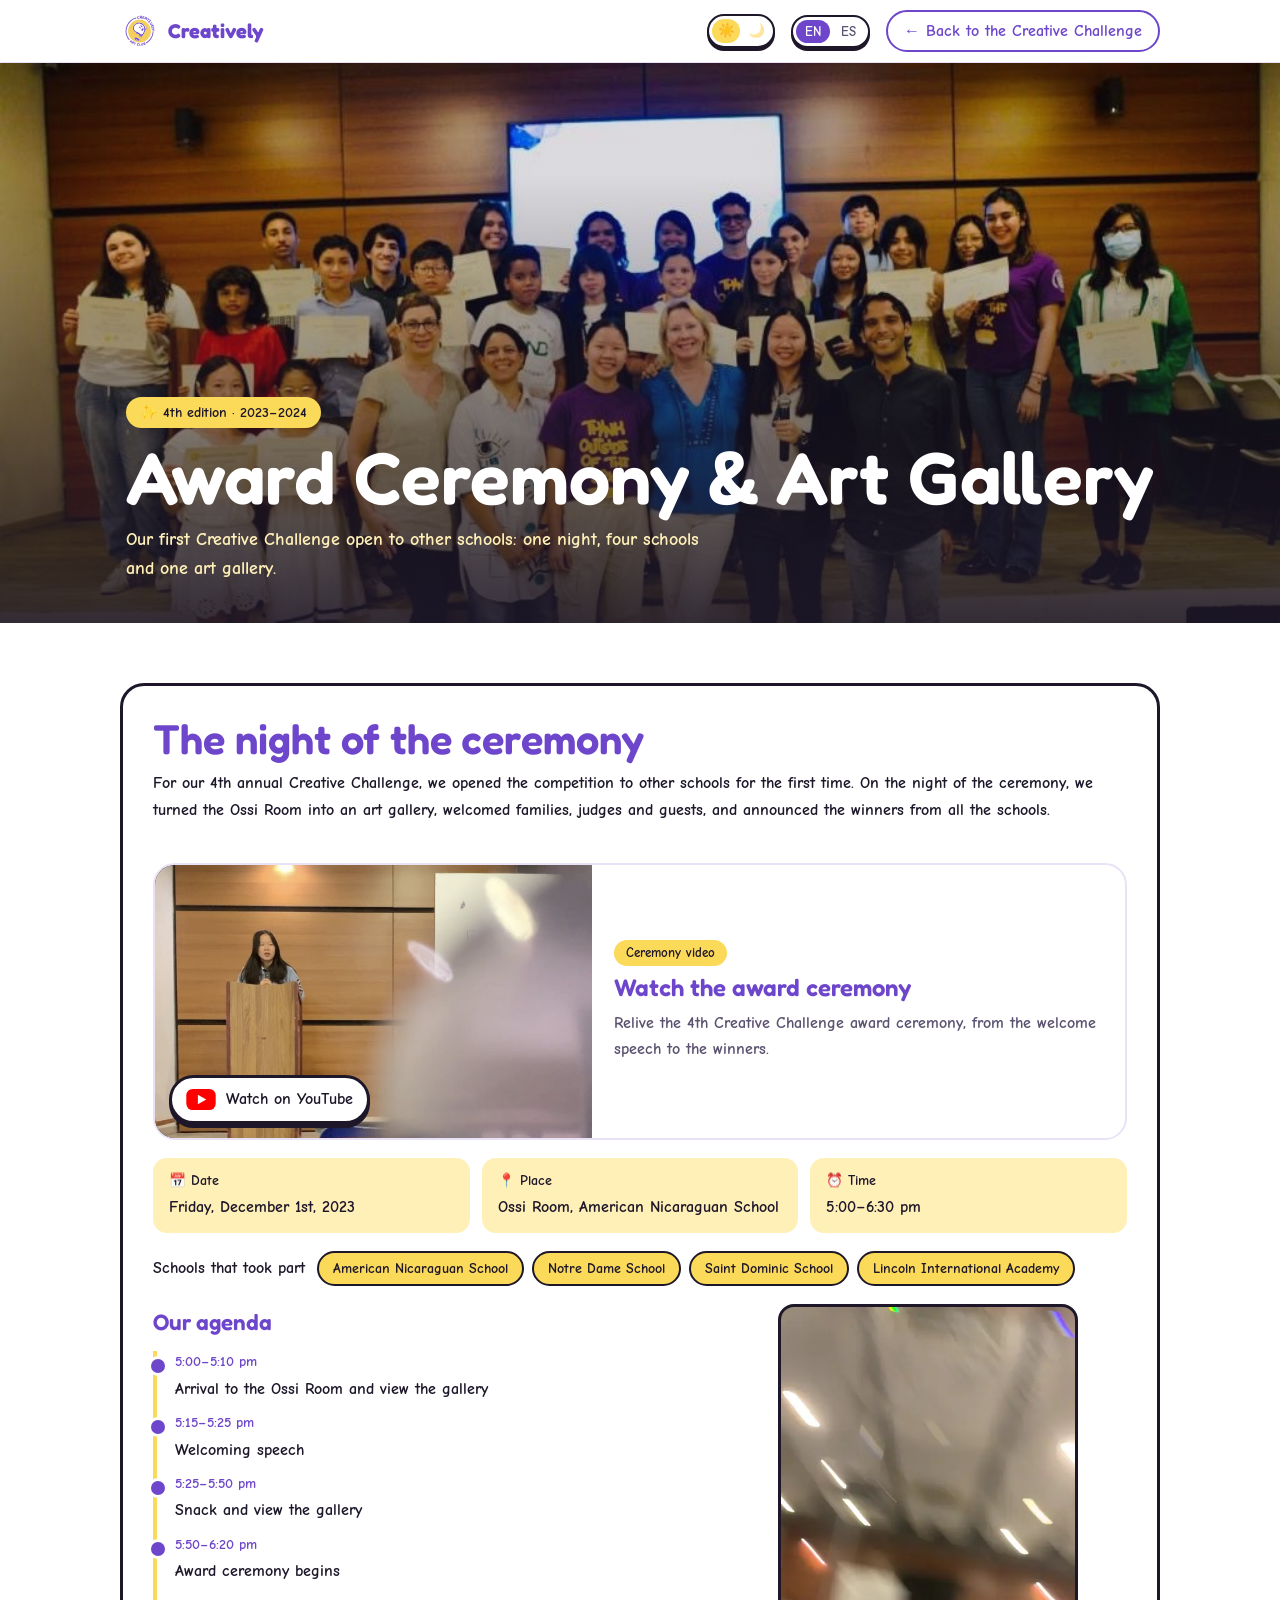
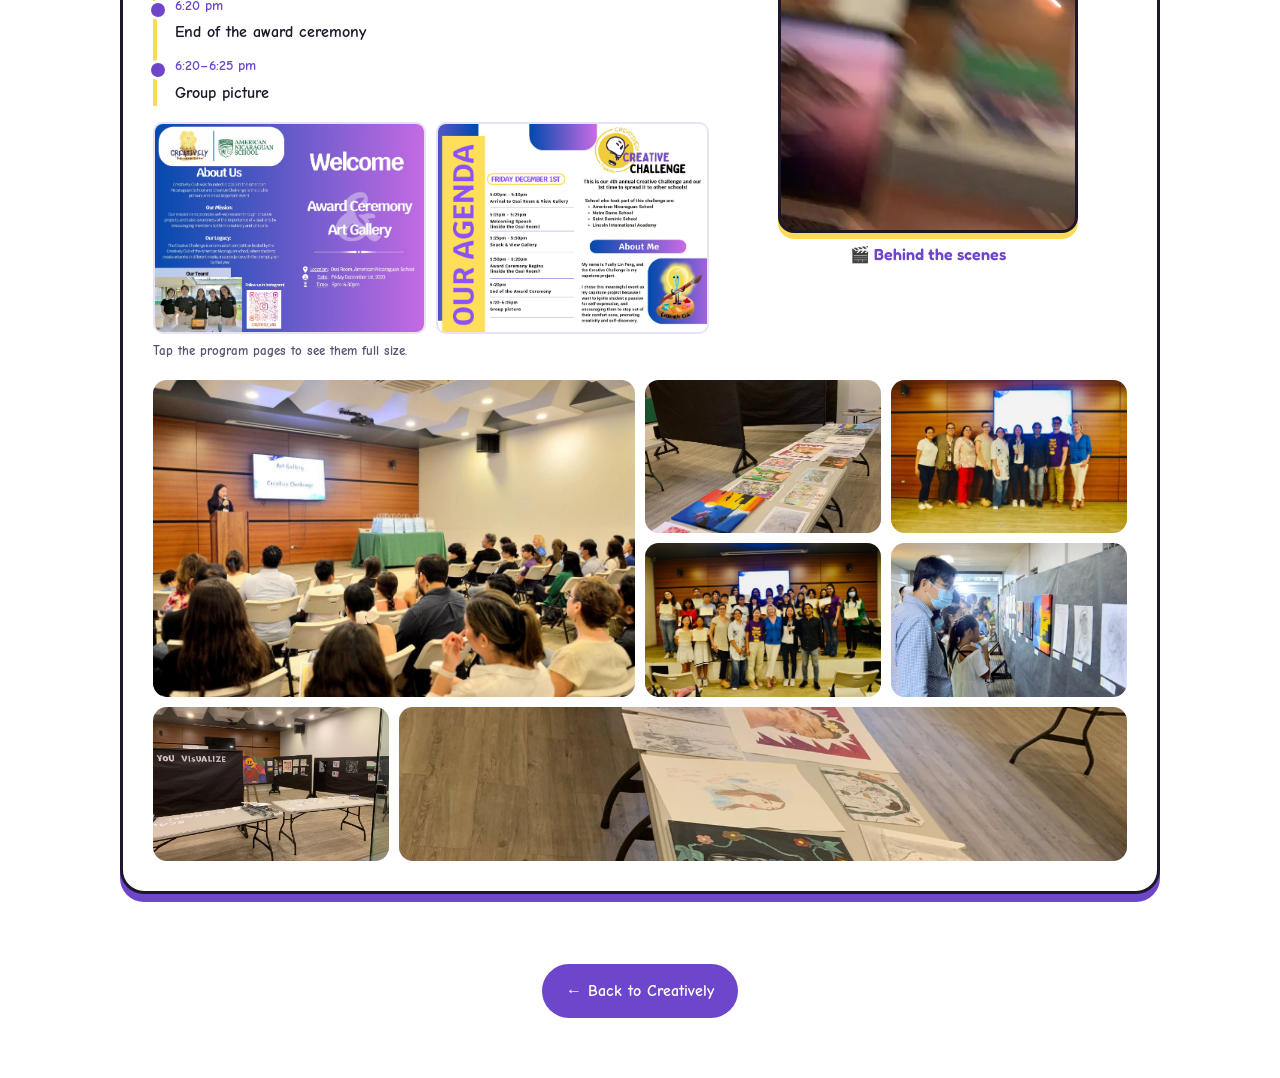
<file: ceremony.html>
<!doctype html>
<html lang="en">
<head>
<meta charset="utf-8">
<meta name="viewport" content="width=device-width, initial-scale=1, viewport-fit=cover">
<link rel="icon" href="favicon.ico" sizes="any">
<link rel="icon" type="image/png" sizes="32x32" href="assets/img/favicon-32.png">
<link rel="apple-touch-icon" href="assets/img/apple-touch-icon.png">
<meta name="theme-color" content="#6D46CB">
<script>try{var t=localStorage.getItem("creatively-theme");if(t)document.documentElement.setAttribute("data-theme",t)}catch(e){}</script>
<title>Creative Challenge Ceremony</title>
<link rel="stylesheet" href="https://fonts.googleapis.com/css2?family=Fredoka:wght@400;500;600;700&family=Comic+Neue:wght@700&family=Oswald:wght@300;500;700&display=swap">
<link rel="stylesheet" href="css/ceremony.css?v=4">
</head>
<body>
<nav class="cp-nav"><div class="wrap"><a class="brand" href="./"><img src="assets/img/logo.svg" alt="">Creatively</a><span class="nav-right"><button class="theme-btn" id="themeBtn" aria-label="Switch light or dark mode"><span class="tb-sun" aria-hidden="true">☀️</span><span class="tb-moon" aria-hidden="true">🌙</span></button><button class="lang-btn" id="langBtn" aria-label="Español / English"><span data-l="en" class="on">EN</span><span data-l="es">ES</span></button><a class="cp-back" href="./#challenge">← Back to the Creative Challenge</a></span></div></nav>
<header class="cp-hero"><img src="assets/img/cc3.jpg" alt="Every participant from all four schools with their certificates"><div class="wrap"><span class="cer-badge" style="background:var(--sun);color:#1d1729">✨ 4th edition · 2023–2024</span><h1>Award Ceremony &amp; Art Gallery</h1><p>Our first Creative Challenge open to other schools: one night, four schools and one art gallery.</p></div></header>
<main class="cp-main"><div class="wrap">
  <div class="cer" data-bulb="Our biggest night yet!">
    <div class="cer-head"><h3>The night of the ceremony</h3>
      <p>For our 4th annual Creative Challenge, we opened the competition to other schools for the first time. On the night of the ceremony, we turned the Ossi Room into an art gallery, welcomed families, judges and guests, and announced the winners from all the schools.</p></div>
    <a class="cc-vid cer-vid cer-vid-in" href="https://youtu.be/HZsRpSN479k" target="_blank" rel="noopener"><span class="cc-thumb"><img src="assets/img/ccv2.jpg" alt="Our president speaking at the Creative Challenge award ceremony" loading="lazy"><span class="aw-play"><svg viewBox="0 0 28 20" aria-hidden="true"><rect width="28" height="20" rx="6" fill="#FF0000"/><path d="M11 5.5v9l8-4.5z" fill="#fff"/></svg><b>Watch on YouTube</b></span></span><span class="cc-info"><span class="aw-date">Ceremony video</span><strong>Watch the award ceremony</strong><span>Relive the 4th Creative Challenge award ceremony, from the welcome speech to the winners.</span></span></a>
    <div class="cer-facts"><div><b>📅 Date</b><span>Friday, December 1st, 2023</span></div><div><b>📍 Place</b><span>Ossi Room, American Nicaraguan School</span></div><div><b>⏰ Time</b><span>5:00–6:30 pm</span></div></div>
    <div class="cer-schools"><b>Schools that took part</b><span>American Nicaraguan School</span><span>Notre Dame School</span><span>Saint Dominic School</span><span>Lincoln International Academy</span></div>
    <div class="cer-mid">
      <div class="cer-agenda"><h4>Our agenda</h4><ol><li><time>5:00–5:10 pm</time><span>Arrival to the Ossi Room and view the gallery</span></li><li><time>5:15–5:25 pm</time><span>Welcoming speech</span></li><li><time>5:25–5:50 pm</time><span>Snack and view the gallery</span></li><li><time>5:50–6:20 pm</time><span>Award ceremony begins</span></li><li><time>6:20 pm</time><span>End of the award ceremony</span></li><li><time>6:20–6:25 pm</time><span>Group picture</span></li></ol>
        <div class="cer-prog"><button class="ph cer-pg" data-cap="The ceremony program: welcome and about us" aria-label="Open photo: The ceremony program: welcome and about us"><img src="assets/img/ccp1.jpg" alt="The ceremony program: welcome and about us" loading="lazy"></button><button class="ph cer-pg" data-cap="The ceremony program: our agenda" aria-label="Open photo: The ceremony program: our agenda"><img src="assets/img/ccp2.jpg" alt="The ceremony program: our agenda" loading="lazy"></button></div><p class="cer-hint">Tap the program pages to see them full size.</p></div>
      <figure class="cer-gif"><button class="ph" data-cap="Behind the scenes at the award ceremony" aria-label="Open the ceremony animation"><img src="assets/img/ccg.webp" alt="Animation from the award ceremony, taken from the back of the Ossi Room" loading="lazy"></button><figcaption>🎬 Behind the scenes</figcaption></figure>
    </div>
    <div class="ev-grid n7"><button class="ph lead" data-cap="Welcoming everyone to the award ceremony and art gallery" aria-label="Open photo: Welcoming everyone to the award ceremony and art gallery"><img src="assets/img/cc1.jpg" alt="Welcoming everyone to the award ceremony and art gallery" loading="lazy"></button><button class="ph" data-cap="Visitors viewing the art gallery" aria-label="Open photo: Visitors viewing the art gallery"><img src="assets/img/cc6.jpg" alt="Visitors viewing the art gallery" loading="lazy"></button><button class="ph" data-cap="Our club with the judges and guests" aria-label="Open photo: Our club with the judges and guests"><img src="assets/img/cc2.jpg" alt="Our club with the judges and guests" loading="lazy"></button><button class="ph" data-cap="Every participant from all four schools with their certificates" aria-label="Open photo: Every participant from all four schools with their certificates"><img src="assets/img/cc3.jpg" alt="Every participant from all four schools with their certificates" loading="lazy"></button><button class="ph" data-cap="Hanging the artworks on the gallery panels" aria-label="Open photo: Hanging the artworks on the gallery panels"><img src="assets/img/cc4.jpg" alt="Hanging the artworks on the gallery panels" loading="lazy"></button><button class="ph" data-cap="Sorting the entries before the gallery" aria-label="Open photo: Sorting the entries before the gallery"><img src="assets/img/cc5.jpg" alt="Sorting the entries before the gallery" loading="lazy"></button><button class="ph s3" data-cap="Laying out the artworks" aria-label="Open photo: Laying out the artworks"><img src="assets/img/cc7.jpg" alt="Laying out the artworks" loading="lazy"></button></div>
  </div>
</div></main>
<div class="cp-end"><a class="btn solid" href="./#challenge">← Back to Creatively</a></div>
<dialog id="phDlg" aria-label="Photo">
  <div class="dlg-bar"><button class="dnav" id="phPrev" aria-label="Previous photo">←</button><button class="dnav" id="phNext" aria-label="Next photo">→</button><button class="dclose" id="phClose" aria-label="Close">✕</button></div>
  <figure class="ph-fig"><img id="phImg" alt=""><figcaption id="phCap"></figcaption></figure>
</dialog>
<script src="js/i18n.js?v=4"></script>
<script src="js/ceremony.js?v=4"></script>
</body>
</html>
</file>
<file: css/style.css>
body{margin:0}img{max-width:100%}[hidden]{display:none!important}

/* Layout: logo-sun hero, then alternating cream / white bands; the Creative Challenge is the centerpiece as three paint-chip cards. */
:root{
  --paper:#FFFFFF; --cream:#FFF0B8; --sun:#FBD959; --violet:#6D46CB; --ink:#000000;
  --fg:#1d1729; --muted:#5b5270; --line:#e9e2f7; --band:#FFFBEA; --card:#FFFFFF;
  --violet-ink:#6D46CB; --on-violet:#FFFFFF;
  --display:"Fredoka","Trebuchet MS",system-ui,sans-serif;
  --body:"Comic Sans MS","Comic Sans","Comic Neue","Chalkboard SE",cursive,sans-serif;
}
@media (prefers-color-scheme:dark){:root:not([data-theme="light"]){
  --paper:#15111d; --fg:#f6f0ff; --muted:#b9add2; --line:#2f2742; --band:#1d1828; --card:#211b2e;
  --violet-ink:#a98cf5; --on-violet:#FFFFFF; color-scheme:dark}}
:root[data-theme="dark"]{
  --paper:#15111d; --fg:#f6f0ff; --muted:#b9add2; --line:#2f2742; --band:#1d1828; --card:#211b2e;
  --violet-ink:#a98cf5; --on-violet:#FFFFFF; color-scheme:dark}
*{box-sizing:border-box}
body{background:var(--paper);color:var(--fg);font-family:var(--body);font-weight:700;font-size:16px;line-height:1.65}
b,strong{font-weight:700}
button{font-family:var(--body);font-weight:700}
.wrap{max-width:1080px;margin:0 auto;padding-left:max(20px,env(safe-area-inset-left,0px));padding-right:max(20px,env(safe-area-inset-right,0px))}
h1,h2,h3{font-family:var(--display);font-weight:600;line-height:1.1;text-wrap:balance;margin:0}
h2{font-size:clamp(1.9rem,4.5vw,2.8rem);color:var(--violet-ink)}
p{margin:0}
a{color:inherit}
a:focus-visible,button:focus-visible{outline:3px solid var(--violet-ink);outline-offset:3px;border-radius:8px}
.eyebrow{font-family:var(--body);font-weight:700;font-size:.78rem;letter-spacing:.14em;text-transform:uppercase;color:var(--muted)}

/* nav */
nav{position:sticky;top:env(safe-area-inset-top,0px);z-index:20;background:var(--paper);border-bottom:1px solid var(--line)}
body::before{content:"";position:fixed;inset:0 0 auto;height:env(safe-area-inset-top,0px);z-index:21;background:var(--paper)}
nav .wrap{display:flex;align-items:center;justify-content:space-between;gap:16px;padding-block:10px}
.brand{display:flex;align-items:center;gap:10px;font-family:var(--display);font-weight:800;font-size:1.25rem;color:var(--violet-ink);text-decoration:none}
.brand img{width:38px;height:38px;border-radius:50%;background:#fff}
.navlinks{display:flex;gap:20px;font-size:.9rem;font-weight:700}
.navlinks a{text-decoration:none;color:var(--muted)}
.navlinks a:hover{color:var(--violet-ink)}
@media (max-width:720px){.navlinks{display:none}}

/* hero */
.hero{padding-block:clamp(40px,8vw,88px);overflow:hidden}
.hero .wrap{display:grid;grid-template-columns:1.1fr .9fr;gap:40px;align-items:center}
.hero h1{font-size:clamp(3rem,10vw,6.4rem);color:var(--violet-ink);letter-spacing:.01em}
.hero h1 span{display:block;font-size:.42em;color:var(--fg);font-weight:400;margin-top:.2em}
.hero .lede{font-size:1.15rem;color:var(--muted);max-width:34ch;margin-top:20px}
.motto{display:inline-block;margin-top:22px;font-family:var(--display);font-size:1.3rem;background:var(--sun);color:#1d1729;padding:4px 16px;border-radius:999px;transform:rotate(-2deg)}
.cta{display:flex;flex-wrap:wrap;gap:12px;margin-top:28px}
.btn{display:inline-flex;align-items:center;gap:8px;font-weight:700;text-decoration:none;padding:12px 22px;border-radius:999px;border:2px solid var(--violet-ink);transition:transform .15s}
.btn:hover{transform:translateY(-2px)}
.btn.solid{background:var(--violet);border-color:var(--violet);color:var(--on-violet)}
.btn.ghost{color:var(--violet-ink)}
.sunbox{position:relative;display:grid;place-items:center}
.sunbox::before{content:"";position:absolute;width:118%;aspect-ratio:1;max-width:520px;border-radius:50%;background:var(--cream);opacity:.55}
.sunbox img{position:relative;width:100%;max-width:400px;border-radius:50%;background:#fff}
@media (max-width:760px){.hero .wrap{grid-template-columns:1fr}.sunbox{order:-1}.sunbox img{max-width:240px}.sunbox::before{max-width:300px}}

/* bands */
section{padding-block:clamp(56px,8vw,96px)}
.band{background:var(--band)}
.head{display:grid;gap:10px;margin-bottom:36px;max-width:60ch}

/* about */
.about{display:grid;grid-template-columns:1fr 1.4fr;gap:20px 40px;align-items:end;margin-bottom:32px}
.about p{font-size:1.08rem;max-width:52ch}
.about p+p{margin-top:12px}
@media (max-width:820px){.about{grid-template-columns:1fr}}
.photo{position:relative;margin:0;border-radius:20px;overflow:hidden;max-width:100%;background:#1d1729}
.photo .base{display:block;width:100%;transition:filter .35s}
.photo.focus .base{filter:brightness(.42) saturate(.6) blur(2px)}
.cut{position:absolute;max-width:none;opacity:0;pointer-events:none;transform-origin:50% 100%;transition:transform .4s cubic-bezier(.2,.8,.2,1.1),opacity .25s;
  filter:drop-shadow(3px 0 0 var(--sun)) drop-shadow(-3px 0 0 var(--sun)) drop-shadow(0 3px 0 var(--sun)) drop-shadow(0 -3px 0 var(--sun)) drop-shadow(0 14px 22px rgba(0,0,0,.55))}
.cut.on{opacity:1;transform:scale(1.22)}
.cut{-webkit-mask-image:linear-gradient(#000 72%,transparent 100%);mask-image:linear-gradient(#000 72%,transparent 100%)}
.photo svg{position:absolute;inset:0;width:100%;height:100%}
.hit{fill:transparent;stroke:transparent;stroke-width:4;cursor:pointer;transition:stroke .2s;outline:none}
.photo.all .hit{stroke:var(--sun);stroke-dasharray:10 7}
.hit:focus-visible{stroke:#fff}
.ptag{position:absolute;transform:translate(-50%,-100%) translateY(8px);background:var(--sun);color:#1d1729;padding:6px 14px;border-radius:12px;white-space:nowrap;text-align:center;line-height:1.2;opacity:0;pointer-events:none;transition:opacity .25s,transform .35s;box-shadow:0 6px 16px rgba(0,0,0,.35);z-index:3}
.ptag b{display:block;font-family:var(--display);font-size:1.05rem}
.ptag small{font-size:.75rem;font-weight:700}
.ptag.on,.photo.all .ptag{opacity:1;transform:translate(-50%,-100%)}
.photo.all .ptag small{display:none}
@media (max-width:640px){.ptag{padding:3px 8px;border-radius:8px}.ptag b{font-size:.72rem}.ptag small{font-size:.62rem}.cut{filter:drop-shadow(2px 0 0 var(--sun)) drop-shadow(-2px 0 0 var(--sun)) drop-shadow(0 2px 0 var(--sun)) drop-shadow(0 -2px 0 var(--sun))}}
@media (prefers-reduced-motion:reduce){.cut.on{transform:none}}
.teamhead{display:flex;flex-wrap:wrap;justify-content:space-between;align-items:center;gap:12px;margin-top:28px}
.teamhead h3{font-size:1.6rem;color:var(--violet-ink)}
.toggle{font:700 .9rem var(--body);padding:8px 16px;border-radius:999px;border:2px solid var(--violet-ink);background:transparent;color:var(--violet-ink);cursor:pointer}
.toggle[aria-pressed="true"]{background:var(--violet);border-color:var(--violet);color:#fff}
.hint{font-size:.9rem;color:var(--muted);margin:6px 0 16px}
.team{list-style:none;padding:0;margin:0;display:grid;grid-template-columns:repeat(5,1fr);gap:12px}
.mem{width:100%;height:100%;font:inherit;color:inherit;background:var(--card);border:2px solid var(--line);border-radius:16px;padding:18px 12px;text-align:center;cursor:pointer;transition:border-color .2s,transform .2s}
.mem:hover{border-color:var(--violet-ink)}
.mem.on{border-color:var(--violet-ink);transform:translateY(-3px);box-shadow:0 6px 18px rgba(109,70,203,.18)}
.av{width:52px;height:52px;border-radius:50%;margin:0 auto 10px;display:grid;place-items:center;font-family:var(--display);font-size:1.2rem;font-weight:800}
.mem b{display:block;font-weight:700;line-height:1.3}
.mem small{color:var(--muted);font-size:.8rem}
@media (max-width:900px){.team{grid-template-columns:repeat(3,1fr)}}
@media (max-width:520px){.team{grid-template-columns:repeat(2,1fr)}}

/* mission */
.mv{display:grid;grid-template-columns:1fr 1fr;gap:20px}
.mv article{padding:30px;border-radius:22px}
.mv .m{background:var(--violet);color:#fff}
.mv .v{background:var(--sun);color:#1d1729}
.mv h3{font-size:1.7rem;margin-bottom:12px}
.mv p{font-size:1.05rem}
@media (max-width:760px){.mv{grid-template-columns:1fr}}
.goals{list-style:none;padding:0;margin:28px 0 0;display:grid;grid-template-columns:repeat(2,1fr);gap:14px}
.goals li{display:flex;gap:14px;align-items:flex-start;background:var(--card);border:1px solid var(--line);border-radius:16px;padding:18px 20px}
.dot{flex:0 0 14px;height:14px;border-radius:50%;margin-top:6px}
@media (max-width:640px){.goals{grid-template-columns:1fr}}

/* challenge */
.chips{display:grid;grid-template-columns:repeat(4,1fr);gap:20px}
.c4 .swatch{background:var(--ink);color:var(--sun)}
@media (max-width:1000px){.chips{grid-template-columns:repeat(2,1fr)}}
.chip{border-radius:20px;overflow:hidden;background:var(--card);border:1px solid var(--line);display:flex;flex-direction:column}
.chip .swatch{height:120px;padding:16px 20px;display:flex;flex-direction:column;justify-content:space-between}
.chip .ed{font-family:var(--display);font-size:2.6rem;line-height:1}
.chip .yr{font-weight:700;font-size:.82rem;letter-spacing:.08em;font-variant-numeric:tabular-nums}
.chip .body{padding:18px 20px 22px}
.chip q{font-family:var(--body);font-weight:700;font-size:1.3rem;line-height:1.25;quotes:"“" "”"}
.c1 .swatch{background:var(--cream);color:#1d1729}
.c2 .swatch{background:var(--sun);color:#1d1729}
.c3 .swatch{background:var(--violet);color:#fff}
@media (max-width:560px){.chips{grid-template-columns:1fr}.chip .swatch{height:auto;flex-direction:row;align-items:baseline;gap:14px}}
.links{display:grid;grid-template-columns:repeat(2,1fr);gap:14px;margin-top:28px}
.link{display:flex;flex-direction:column;gap:4px;text-decoration:none;padding:18px 20px;border-radius:16px;border:2px solid var(--line);background:var(--card);transition:border-color .15s,transform .15s}
.link:hover{border-color:var(--violet-ink);transform:translateY(-2px)}
.link strong{font-family:var(--display);font-size:1.2rem;color:var(--violet-ink)}
.link span{font-size:.9rem;color:var(--muted)}
@media (max-width:820px){.links{grid-template-columns:1fr}}


/* ---- playful layer ---- */
section,header.hero{position:relative;overflow:hidden}
.mark{background:linear-gradient(transparent 62%,var(--sun) 62% 90%,transparent 90%);padding:0 .12em;border-radius:4px}
.doodle{position:absolute;pointer-events:none;z-index:0;color:var(--violet-ink);opacity:.9}
.doodle.y{color:var(--sun)}
.wrap{position:relative;z-index:1}
@keyframes bob{50%{transform:translateY(-8px) rotate(6deg)}}
.float{animation:bob 5s ease-in-out infinite}
.float.d2{animation-delay:-2s}.float.d3{animation-delay:-3.5s}
.wave{height:44px;background:var(--band);-webkit-mask:url("data:image/svg+xml,%3Csvg xmlns='http://www.w3.org/2000/svg' viewBox='0 0 120 44' preserveAspectRatio='none'%3E%3Cpath d='M0 22 Q15 0 30 22 T60 22 T90 22 T120 22 V44 H0Z'/%3E%3C/svg%3E") 0 0/120px 44px repeat-x;mask:url("data:image/svg+xml,%3Csvg xmlns='http://www.w3.org/2000/svg' viewBox='0 0 120 44' preserveAspectRatio='none'%3E%3Cpath d='M0 22 Q15 0 30 22 T60 22 T90 22 T120 22 V44 H0Z'/%3E%3C/svg%3E") 0 0/120px 44px repeat-x;margin-bottom:-1px}
.wave.down{transform:scaleY(-1);margin-top:-1px;margin-bottom:0}
.splat{position:absolute;border-radius:58% 42% 63% 37%/45% 55% 45% 55%;z-index:0;pointer-events:none}
.scribble{position:absolute;font-family:var(--display);color:var(--violet-ink);font-size:1.15rem;transform:rotate(-8deg);white-space:nowrap}
.mv article{position:relative;box-shadow:0 10px 0 rgba(29,23,41,.12)}
.mv .m{transform:rotate(-1.2deg)}.mv .v{transform:rotate(1.2deg)}
.tape{position:absolute;top:-12px;left:50%;width:90px;height:26px;margin-left:-45px;background:rgba(255,240,184,.85);border:1px dashed rgba(29,23,41,.15);transform:rotate(-4deg)}
.goals li{border:2.5px dashed var(--line);transition:transform .2s,border-color .2s}
.goals li:hover{transform:rotate(-1deg) scale(1.02);border-color:var(--violet-ink)}
.chip{transition:transform .25s}
.chip:nth-child(odd){transform:rotate(-1.6deg)}.chip:nth-child(even){transform:rotate(1.6deg)}
.chip:hover{transform:rotate(0) translateY(-6px)}
.ig{width:1.1em;height:1.1em;flex:none}
.navig{display:inline-flex;align-items:center;gap:6px;color:var(--violet-ink)!important}
/* gallery */
.frame{background:var(--violet);padding:clamp(10px,2vw,18px);border-radius:10px;box-shadow:inset 0 0 0 4px rgba(255,255,255,.18),0 18px 40px rgba(29,23,41,.25)}
.mat{background:var(--cream);padding:clamp(10px,2.5vw,26px)}
.screen{position:relative;aspect-ratio:16/9;max-width:100%;background:#2a2238;overflow:hidden}
.screen iframe{position:absolute;inset:0;width:100%;height:100%;border:0}
.room{position:absolute;inset:0;perspective:600px;background:linear-gradient(#f7f3ff,#e9e2f7)}
.room .floor{position:absolute;left:0;right:0;bottom:0;height:32%;background:repeating-linear-gradient(90deg,#c9a46b 0 38px,#bf9a61 38px 40px);clip-path:polygon(18% 0,82% 0,100% 100%,0 100%)}
.room .lw,.room .rw{position:absolute;top:0;bottom:0;width:18%;background:#ddd3f2}
.room .lw{left:0;clip-path:polygon(0 0,100% 12%,100% 68%,0 100%)}
.room .rw{right:0;clip-path:polygon(0 12%,100% 0,100% 100%,0 68%)}
.room .back{position:absolute;left:18%;right:18%;top:12%;height:56%;display:flex;align-items:center;justify-content:space-around;padding:0 3%}
.room .art{width:22%;aspect-ratio:3/4;border:5px solid #1d1729;box-shadow:0 6px 10px rgba(0,0,0,.2)}
.room .art:nth-child(1){background:radial-gradient(circle at 30% 35%,#FBD959 0 22%,transparent 23%),linear-gradient(135deg,#6D46CB,#a98cf5)}
.room .art:nth-child(2){aspect-ratio:1;width:26%;background:conic-gradient(from 20deg,#FBD959,#FFF0B8,#6D46CB,#FBD959)}
.room .art:nth-child(3){background:repeating-linear-gradient(45deg,#6D46CB 0 10px,#FFF0B8 10px 20px)}
.enter{position:absolute;left:50%;top:50%;transform:translate(-50%,-50%);display:inline-flex;align-items:center;gap:10px;background:var(--sun);color:#1d1729;border:3px solid #1d1729;border-radius:999px;padding:12px 24px;font-size:1.05rem;cursor:pointer;box-shadow:0 5px 0 #1d1729;transition:transform .15s,box-shadow .15s}
.enter:hover{transform:translate(-50%,calc(-50% - 2px));box-shadow:0 7px 0 #1d1729}
.enter svg{width:20px;height:20px}
.plaque{display:flex;flex-wrap:wrap;justify-content:space-between;gap:10px;margin:18px auto 0;max-width:640px;background:var(--card);border:2px solid var(--line);border-radius:10px;padding:12px 18px;font-size:.9rem}
.plaque a{color:var(--violet-ink)}
/* instagram band */
.igband .wrap{display:grid;grid-template-columns:auto 1fr auto;gap:28px;align-items:center}
.igbig{width:96px;height:96px;border-radius:26px;display:grid;place-items:center;color:#fff;background:radial-gradient(circle at 30% 107%,#fdf497 0%,#fdf497 5%,#fd5949 45%,#d6249f 60%,#285AEB 90%);transform:rotate(-6deg);box-shadow:0 10px 0 rgba(29,23,41,.15)}
.igbig svg{width:56px;height:56px}
.igband h2{font-size:clamp(1.6rem,4vw,2.3rem)}
@media (max-width:700px){.igband .wrap{grid-template-columns:1fr;justify-items:start}}
@media (prefers-reduced-motion:reduce){.float{animation:none}}
/* gallery picture link */
.galshot{position:absolute;inset:0;display:block;overflow:hidden}
.galshot img{width:100%;height:100%;object-fit:cover;display:block;transition:transform .6s cubic-bezier(.2,.8,.2,1),filter .4s}
.galshot:hover img,.galshot:focus-visible img{transform:scale(1.06);filter:brightness(.8)}
.galcta{position:absolute;left:50%;bottom:8%;transform:translateX(-50%);display:inline-flex;align-items:center;gap:8px;white-space:nowrap;background:var(--sun);color:#1d1729;border:3px solid #1d1729;border-radius:999px;padding:10px 22px;font-size:1.02rem;box-shadow:0 5px 0 #1d1729;transition:transform .2s,box-shadow .2s}
.galshot:hover .galcta{transform:translateX(-50%) translateY(-3px);box-shadow:0 8px 0 #1d1729}
@media (max-width:560px){.galcta{font-size:.82rem;padding:6px 14px;bottom:6%}}
/* slogan */
.slogan{padding-block:clamp(30px,5vw,60px) clamp(50px,7vw,80px)}
.sl-grid{display:grid;grid-template-columns:1.35fr .65fr;gap:clamp(24px,5vw,60px);align-items:center}
.gifbox{margin:0;background:#EDEBFD;border:3px solid #1d1729;border-radius:22px;overflow:hidden;box-shadow:8px 8px 0 var(--violet);transform:rotate(-1deg)}
.gifbox img{display:block;width:100%;aspect-ratio:16/9;object-fit:cover}
.gifbox.lit{transform:rotate(0) scale(1.02);box-shadow:10px 10px 0 var(--sun)}
.sl-art{display:grid;justify-items:center;gap:12px;text-align:center}
.sl-img{width:min(100%,280px);transition:transform .4s cubic-bezier(.34,1.5,.5,1)}
.sl-swap{position:relative;display:inline-block;width:min(100%,280px)}
.sl-swap .sl-img{width:100%;display:block;transition:opacity .35s,transform .45s cubic-bezier(.34,1.5,.5,1)}
.sl-swap .sl-y{position:absolute;inset:0;opacity:0;filter:drop-shadow(3px 3px 0 #1d1729)}
.sl-art:hover .sl-img,.sl-art.lit .sl-img{transform:rotate(-5deg) scale(1.07)}
.sl-art:hover .sl-y,.sl-art.lit .sl-y{opacity:1}
.sl-art:hover .sl-img:not(.sl-y),.sl-art.lit .sl-img:not(.sl-y){opacity:0}
.about{border-radius:20px;transition:transform .35s cubic-bezier(.34,1.5,.5,1),background .35s}
.about.lit{transform:translateY(-4px);background:var(--card);box-shadow:0 0 0 4px var(--sun);padding:14px 18px;margin-inline:-18px}
.sl-txt{color:var(--muted);max-width:30ch}
@media (prefers-color-scheme:dark){:root:not([data-theme="light"]) .sl-img{filter:brightness(1.35)}}
:root[data-theme="dark"] .sl-img{filter:brightness(1.35)}
@media (max-width:820px){.sl-grid{grid-template-columns:1fr}.sl-swap{width:min(70%,240px)}}
.fslogan{width:110px;transform:rotate(4deg)}
.link{flex-direction:row!important;align-items:center;gap:16px!important}
.ltxt{display:flex;flex-direction:column;gap:4px;min-width:0}
.link .lico{flex:none;width:54px;height:54px;border-radius:16px;display:grid;place-items:center;transition:transform .3s cubic-bezier(.34,1.5,.5,1)}
.link .lico.web{background:var(--violet);color:#fff}
.link .lico.web svg{width:30px;height:30px}
.link .lico.yt{background:#fff;border:2px solid var(--line)}
.link .lico.yt svg{width:34px;height:24px}
.link:hover .lico{transform:rotate(-8deg) scale(1.08)}
/* events */
.ev-tabs{display:flex;flex-wrap:wrap;gap:12px;margin-bottom:24px}
.ev-tab{display:flex;align-items:center;gap:10px;padding:12px 18px;border:2.5px solid var(--line);border-radius:16px;background:var(--card);color:var(--fg);cursor:pointer;font-size:1.02rem;text-align:left;transition:transform .25s cubic-bezier(.34,1.5,.5,1),border-color .2s,background .2s}
.ev-tab small{display:block;font-size:.78rem;color:var(--muted);margin-left:2px}
.ev-tab:hover{transform:translateY(-3px) rotate(-1deg);border-color:var(--violet-ink)}
.ev-tab.on{border-color:var(--violet-ink);background:var(--violet);color:#fff;box-shadow:0 5px 0 var(--sun)}
.ev-tab.on small{color:#FFF0B8}
.ev-dot{width:14px;height:14px;border-radius:50%;flex:none;border:2px solid #fff}
.ev-tabs.lit .ev-tab.on{transform:rotate(-2deg) scale(1.04)}
.ev-panel{display:grid;grid-template-columns:1fr;gap:22px;align-items:start;background:var(--card);border:2.5px solid var(--line);border-radius:22px;padding:clamp(18px,3vw,30px)}
.ev-panel[hidden]{display:none!important}
.ev-panel{animation:evIn .4s cubic-bezier(.2,.8,.2,1)}
@keyframes evIn{from{opacity:0;transform:translateY(12px)}}
.ev-info{display:grid;grid-template-columns:auto 1fr;grid-template-areas:"when desc" "title desc";column-gap:36px;row-gap:8px;align-items:start;padding-bottom:20px;border-bottom:2px dashed var(--line)}
.ev-info .ev-when{grid-area:when}.ev-info h3{grid-area:title;white-space:nowrap}.ev-info p{grid-area:desc;align-self:center;max-width:none;font-size:1.05rem}
@media (max-width:700px){.ev-info{grid-template-columns:1fr;grid-template-areas:"when" "title" "desc"}.ev-info h3{white-space:normal}}
.ev-info h3{font-size:clamp(1.7rem,3.4vw,2.3rem);color:var(--violet-ink)}
.ev-info p{color:var(--muted)}
.ev-when{justify-self:start;background:var(--sun);color:#1d1729;border-radius:999px;padding:4px 14px;font-size:.85rem;transform:rotate(-2deg)}
.ev-years{display:flex;flex-wrap:wrap;gap:8px;margin-bottom:12px}
.ev-years{gap:12px!important;margin-bottom:16px!important;align-items:center}
.ev-years::before{content:"Pick a year:";font-size:.95rem;color:var(--muted);margin-right:4px}
.yr-chip{border:3px solid #1d1729;background:var(--card);color:var(--fg);border-radius:16px;padding:10px 22px;font-size:1.15rem;cursor:pointer;font-variant-numeric:tabular-nums;box-shadow:0 5px 0 #1d1729;transition:transform .15s,box-shadow .15s,background .2s}
.yr-chip:hover{transform:translateY(-3px);box-shadow:0 8px 0 #1d1729;background:var(--cream);color:#1d1729}
.yr-chip:active{transform:translateY(3px);box-shadow:0 2px 0 #1d1729}
.yr-chip.on{background:var(--sun);color:#1d1729;transform:rotate(-2deg)}
.yr-chip.on::before{content:"★ "}
@media (max-width:520px){.yr-chip{font-size:1rem;padding:8px 16px}.ev-years::before{flex-basis:100%}}
.ev-grid{display:grid;grid-template-columns:repeat(4,1fr);grid-auto-rows:clamp(100px,12vw,170px);gap:10px}
.ph{position:relative;padding:0;border:0;border-radius:14px;overflow:hidden;cursor:zoom-in;background:var(--line)}
.ph.lead{grid-column:span 2;grid-row:span 2}
.ph.s4{grid-column:1/-1}.ph.s3{grid-column:span 3}.ph.s2{grid-column:span 2}
.ev-grid.n1,.ev-grid.n2{grid-template-columns:repeat(2,1fr);grid-auto-rows:clamp(220px,34vw,440px)}
.ev-note{color:var(--fg);margin:0 0 12px;max-width:none}
@media (max-width:700px){.ev-grid{grid-template-columns:repeat(2,1fr);grid-auto-rows:120px}.ph.s4,.ph.s3,.ph.s2{grid-column:auto}.ph.m2{grid-column:1/-1}.ev-grid.n1,.ev-grid.n2{grid-auto-rows:150px}}
.ph video{width:100%;height:100%;object-fit:cover;display:block}
.ph.vid .vplay{position:absolute;left:50%;top:50%;transform:translate(-50%,-50%);width:48px;height:48px;border-radius:50%;background:var(--sun);color:#1d1729;border:3px solid #1d1729;display:grid;place-items:center;font-size:1rem;padding-left:3px;box-shadow:0 4px 0 #1d1729}
.ph-fig video{max-width:100%;max-height:calc(100vh - 110px);margin:0 auto;display:block;background:#000}
.ph img{width:100%;height:100%;object-fit:cover;object-position:50% 30%;display:block;transition:transform .45s cubic-bezier(.2,.8,.2,1),filter .3s}
.ph:hover img,.ph:focus-visible img{transform:scale(1.07)}
.ph::after{content:"⤢";position:absolute;right:8px;bottom:8px;width:28px;height:28px;border-radius:50%;display:grid;place-items:center;background:var(--sun);color:#1d1729;font-size:.9rem;opacity:0;transform:scale(.6);transition:opacity .2s,transform .25s}
.ph:hover::after,.ph:focus-visible::after{opacity:1;transform:scale(1)}
.ph:focus-visible{outline:3px solid var(--violet-ink);outline-offset:2px}
.ev-empty{display:grid;place-items:center;gap:6px;min-height:220px;border:2.5px dashed var(--line);border-radius:16px;color:var(--muted);text-align:center;padding:20px}
.ev-empty-ic{font-size:2rem}
@media (max-width:860px){.ev-panel{grid-template-columns:1fr}}
@media (max-width:520px){.ev-grid{grid-template-columns:repeat(2,1fr);grid-auto-rows:110px}.ev-tabs{display:grid;grid-template-columns:1fr 1fr;gap:10px}.ev-tab{flex-direction:column;align-items:flex-start;gap:2px;padding:10px 12px;font-size:.95rem;position:relative;padding-left:30px}.ev-tab .ev-dot{position:absolute;left:10px;top:15px;width:12px;height:12px}.ev-tab small{margin-left:0}.ev-tab.on{transform:none}}
dialog#phDlg{width:min(1100px,calc(100vw - 24px));max-height:calc(100vh - 24px);padding:0;border:3px solid #1d1729;border-radius:20px;background:#1d1729;color:#fff;overflow:hidden}
dialog#phDlg::backdrop{background:rgba(29,23,41,.75);backdrop-filter:blur(3px)}
dialog#phDlg[open]{animation:pop .3s cubic-bezier(.34,1.4,.5,1)}
dialog#phDlg .dlg-bar{position:absolute;top:0;right:0;left:0}
#phDlg + * {}
.ph-fig{margin:0;display:grid}
.ph-fig img{max-width:100%;max-height:calc(100vh - 110px);width:auto;margin:0 auto;display:block}
.ph-fig figcaption{padding:12px 18px 16px;font-size:.95rem;color:#FFF0B8;text-align:center}
@media (prefers-reduced-motion:reduce){.ev-panel,dialog#phDlg[open]{animation:none}}
/* members */
.mb-car{position:relative;max-width:860px;margin:0 auto}
.mb-track{display:flex;overflow-x:auto;scroll-snap-type:x mandatory;scroll-behavior:smooth;gap:0;border-radius:24px;scrollbar-width:none}
.mb-track::-webkit-scrollbar{display:none}
.mb-track:focus-visible{outline:3px solid var(--violet-ink);outline-offset:4px}
.mb-slide{flex:0 0 100%;scroll-snap-align:center;margin:0;background:var(--card);border:2.5px solid var(--line);border-radius:24px;padding:12px;min-width:0}
.mb-slide img{display:block;width:100%;height:clamp(220px,40vw,420px);object-fit:cover;object-position:50% 45%;border-radius:16px}
.mb-slide figcaption{display:flex;align-items:center;gap:16px;padding:14px 6px 4px}
.mb-count{flex:none;display:grid;place-items:center;width:84px;height:84px;border-radius:50%;background:var(--violet);color:#fff;box-shadow:0 5px 0 var(--sun);text-align:center;line-height:1}
.mb-count b{font-family:var(--display);font-size:1.8rem;font-variant-numeric:tabular-nums}
.mb-count small{font-size:.7rem;color:#FFF0B8;margin-top:-16px}
.mb-txt{display:grid;gap:6px;justify-items:start;font-size:1.05rem;color:var(--fg)}
.mb-yr{background:var(--sun);color:#1d1729;border-radius:999px;padding:2px 12px;font-size:.85rem;font-variant-numeric:tabular-nums}
.mb-arrow{position:absolute;top:calc(12px + clamp(220px,40vw,420px)/2);transform:translateY(-50%);width:46px;height:46px;border-radius:50%;border:3px solid #1d1729;background:var(--sun);color:#1d1729;font-size:1.2rem;cursor:pointer;box-shadow:0 4px 0 #1d1729;transition:transform .2s;z-index:2}
.mb-arrow:hover{transform:translateY(-50%) scale(1.1)}
.mb-arrow.prev{left:-18px}.mb-arrow.next{right:-18px}
.mb-arrow:disabled{opacity:.35;cursor:default}
.mb-dots{display:flex;justify-content:center;flex-wrap:wrap;gap:8px;margin-top:16px}
.mb-dot{border:2px solid var(--violet-ink);background:transparent;color:var(--violet-ink);border-radius:999px;padding:4px 14px;font-size:.85rem;cursor:pointer;font-variant-numeric:tabular-nums}
.mb-dot.on{background:var(--violet);border-color:var(--violet);color:#fff}
@media (max-width:560px){.mb-arrow{width:38px;height:38px}.mb-arrow.prev{left:4px}.mb-arrow.next{right:4px}.mb-slide figcaption{gap:12px}.mb-count{width:64px;height:64px}.mb-count b{font-size:1.35rem}.mb-count small{margin-top:-10px}.mb-txt{font-size:.95rem}}
.mb-head{max-width:none}
.mb-head p{max-width:none}
.em{color:var(--violet-ink);background:linear-gradient(transparent 60%,var(--sun) 60% 92%,transparent 92%);padding:0 .1em}
.mb-imgwrap{position:relative}
.mb-ord{position:absolute;left:14px;top:14px;font-family:var(--display);font-weight:700;font-size:clamp(1.4rem,3.4vw,2.2rem);line-height:1;background:var(--sun);color:#1d1729;border:3px solid #1d1729;border-radius:16px;padding:8px 16px;box-shadow:0 5px 0 #1d1729;transform:rotate(-3deg)}
.mb-slide figcaption{display:flex;align-items:center;gap:14px;padding:14px 6px 4px;flex-wrap:nowrap}
.mb-desc{flex:1;min-width:0;font-size:1.02rem;color:var(--fg)}
.mb-yr{flex:none}
.mb-dot{display:inline-flex;flex-direction:column;align-items:center;line-height:1.15;padding:6px 16px;border-radius:14px}
.mb-dot b{font-family:var(--display);font-size:1.05rem}
.mb-dot small{font-size:.72rem;opacity:.85}
@media (max-width:640px){.mb-slide figcaption{flex-wrap:wrap}.mb-desc{flex-basis:100%}}
/* awareness videos */
.aw-grid{display:grid;grid-template-columns:1fr 1fr;gap:24px}
.aw-card{display:grid;grid-template-rows:auto 1fr;background:var(--card);border:2.5px solid var(--line);border-radius:20px;overflow:hidden;transition:transform .3s cubic-bezier(.34,1.5,.5,1),box-shadow .3s}
.aw-card:hover{transform:translateY(-4px) rotate(-.5deg);box-shadow:0 8px 0 var(--sun)}
.aw-media{position:relative;display:block;aspect-ratio:16/9;max-width:100%;overflow:hidden;background:#1d1729}
.aw-main{width:100%;height:100%;object-fit:cover;display:block;transition:transform .5s cubic-bezier(.2,.8,.2,1),filter .3s}
.aw-card:hover .aw-main{transform:scale(1.06);filter:brightness(.8)}
.aw-play{position:absolute;left:14px;bottom:14px;display:inline-flex;align-items:center;gap:10px;background:#fff;color:#1d1729;border:3px solid #1d1729;border-radius:999px;padding:10px 18px;box-shadow:0 5px 0 #1d1729;white-space:nowrap;transition:transform .2s}
.aw-play svg{width:34px;height:24px}
.aw-card:hover .aw-play{transform:translateY(-3px) scale(1.05)}
.aw-body{display:grid;gap:8px;padding:18px 20px 20px;align-content:start}
.aw-date{justify-self:start;background:var(--sun);color:#1d1729;border-radius:999px;padding:2px 12px;font-size:.82rem}
.aw-body h4{margin:0;font-family:var(--display);font-weight:600;font-size:1.5rem;color:var(--violet-ink)}
.aw-body p{color:var(--muted);margin:0}
.aw-news{margin-top:8px;border-top:2px dashed var(--line);padding-top:14px;display:grid;gap:10px}
.aw-news-lbl{margin:0;font-size:.95rem;color:var(--fg)}
.aw-shot.ph{display:block;width:100%;height:auto;border:2.5px solid var(--line);border-radius:12px;background:#fff}
.aw-shot.ph img{height:auto;object-fit:contain}
@media (max-width:760px){.aw-grid{grid-template-columns:1fr}}
.ev-sub{display:flex;align-items:center;gap:10px;margin:22px 0 4px;font-family:var(--display);font-weight:600;font-size:1.45rem;color:var(--violet-ink)}
.ev-sub span{display:grid;place-items:center;width:32px;height:32px;border-radius:50%;background:var(--violet);color:#fff;font-size:1rem;box-shadow:0 3px 0 var(--sun)}
.ev-year .ev-sub:first-of-type{margin-top:6px}
.ev-subnote{margin:0 0 12px;color:var(--muted)}
.cc-vid{display:grid;grid-template-columns:1.3fr 1fr;gap:0;margin-top:22px;text-decoration:none;color:inherit;background:var(--card);border:2.5px solid var(--line);border-radius:22px;overflow:hidden;transition:transform .3s cubic-bezier(.34,1.5,.5,1),box-shadow .3s}
.cc-vid:hover{transform:translateY(-4px);box-shadow:0 8px 0 var(--sun)}
.cc-thumb{position:relative;display:block;aspect-ratio:16/9;max-width:100%;overflow:hidden;background:#1d1729}
.cc-thumb img{width:100%;height:100%;object-fit:cover;display:block;transition:transform .5s cubic-bezier(.2,.8,.2,1)}
.cc-vid:hover .cc-thumb img{transform:scale(1.05)}
.cc-vid:hover .aw-play{transform:translateY(-3px) scale(1.05)}
.cc-info{display:grid;gap:10px;align-content:center;padding:22px 26px}
.cc-info strong{font-family:var(--display);font-weight:600;font-size:1.6rem;line-height:1.15;color:var(--violet-ink)}
.cc-info span:last-child{color:var(--muted)}
@media (max-width:760px){.cc-vid{grid-template-columns:1fr}}
.aw-wide{grid-column:1/-1;grid-template-columns:1.1fr 1fr;grid-template-rows:auto}
.aw-wide .aw-media{aspect-ratio:auto;height:100%;min-height:240px;background:#fff}
.aw-wide .aw-main{object-fit:contain;background:#fff}
.aw-wide .aw-body{align-content:center;padding:24px 28px}
.aw-wide .aw-play{left:auto;right:14px;bottom:14px}
.aw-wide h4{font-size:1.8rem}
.aw-link{justify-self:start;margin-top:4px;color:var(--violet-ink);font-size:1rem;text-decoration:none;border-bottom:3px solid var(--sun)}
@media (max-width:760px){.aw-wide{grid-template-columns:1fr}.aw-wide .aw-media{min-height:0;aspect-ratio:2/1}}
.aw-tall{grid-template-columns:.55fr 1fr;margin-bottom:16px}
.aw-tall .aw-media{min-height:320px;background:#1d1729}
.aw-tall .aw-main{object-fit:cover;object-position:50% 30%}
.aw-tall .aw-play{left:50%;right:auto;transform:translateX(-50%)}
.aw-card.aw-tall:hover .aw-play{transform:translateX(-50%) translateY(-3px)}
@media (max-width:760px){.aw-tall .aw-media{aspect-ratio:3/4}}
.feat2{display:grid;grid-template-columns:1fr 1fr;gap:18px;margin:4px 0 8px;align-items:stretch}
.feat-card{margin:0;background:var(--card);border:3px solid #1d1729;border-radius:18px;padding:10px;box-shadow:0 6px 0 var(--sun);display:flex;flex-direction:column;gap:8px}
.feat-card .feat-ph{display:block;width:100%;flex:1;height:auto;min-height:0;background:#eaf6ff;border-radius:12px;overflow:hidden}
.feat-card .feat-ph img{width:100%;height:100%;max-height:560px;object-fit:contain;display:block}
.feat-card figcaption{font-family:var(--display);font-weight:600;font-size:1.1rem;color:var(--violet-ink);text-align:center}
@media (max-width:640px){.feat2{grid-template-columns:1fr}}
.am{display:grid;grid-template-columns:1.3fr 1fr;gap:16px;margin-bottom:16px}
.am-side{display:grid;gap:16px}
.am-col{border-radius:18px;padding:18px 20px;border:3px solid #1d1729;box-shadow:0 5px 0 #1d1729}
.am-col h4{margin:0 0 10px;font-family:var(--display);font-weight:600;font-size:1.4rem;color:#1d1729}
.am-exp{background:#FBE0E6;color:#1d1729}
.am-exp ul{margin:0;padding:0;list-style:none;display:grid;gap:8px}
.am-exp li{background:#fff;border-radius:10px;padding:10px 14px 10px 38px;position:relative}
.am-exp li::before{content:"✓";position:absolute;left:12px;top:9px;width:18px;height:18px;border-radius:50%;background:#EF8B34;color:#fff;font-size:.75rem;display:grid;place-items:center}
.am-ben{background:var(--sun);color:#1d1729}
.am-ben p{margin:0;font-size:1.1rem}
.am-sch{background:#FFE6CF;color:#1d1729}
.am-sch p{margin:0 0 8px}
.am-slots{display:flex;flex-wrap:wrap;gap:8px}
.am-slots span{background:#EF8B34;color:#fff;border-radius:999px;padding:4px 12px;font-size:.9rem;font-variant-numeric:tabular-nums}
.am-note{font-size:.85rem;margin:0!important;opacity:.8}
@media (max-width:760px){.am{grid-template-columns:1fr}}
#ev-mentor .ph img{object-fit:contain;background:#fff}
.mt-cards{display:grid;grid-template-columns:repeat(4,1fr);gap:14px;margin-bottom:6px}
.mt-c{display:grid;gap:6px;align-content:start;background:var(--card);border:3px solid #1d1729;border-radius:16px;padding:16px;box-shadow:0 5px 0 var(--c);transition:transform .25s cubic-bezier(.34,1.5,.5,1)}
.mt-c:hover{transform:translateY(-4px) rotate(-1deg)}
.mt-c span{font-size:1.6rem;line-height:1}
.mt-c b{font-family:var(--display);font-weight:600;font-size:1.15rem;color:var(--c)}
.mt-c small{font-size:.88rem;color:var(--muted);line-height:1.4}
@media (max-width:900px){.mt-cards{grid-template-columns:repeat(2,1fr)}}
#ev-meet .pv-step img{background:#fff}
#ev-meet .ev-grid .ph img{object-fit:contain;background:#141414}
/* about v2 */
.ab2{grid-template-columns:.8fr 1.6fr!important;align-items:center!important;gap:24px 44px!important;margin-bottom:36px}
.ab-left{position:relative;display:grid;gap:8px}
.ab-left h2{margin:0;position:relative;z-index:1}
.ab-year{font-family:var(--display);font-weight:700;font-size:clamp(4.5rem,11vw,8rem);line-height:.9;color:transparent;-webkit-text-stroke:2.5px var(--violet-ink);opacity:.35;letter-spacing:.02em;transform:rotate(-6deg);transform-origin:left;user-select:none}
.ab-right{display:grid;gap:14px}
.ab-card{display:flex;gap:14px;align-items:flex-start;padding:16px 18px;border:3px solid #1d1729;border-radius:18px;box-shadow:0 5px 0 #1d1729;transition:transform .35s cubic-bezier(.34,1.5,.5,1)}
.ab-card b{font-family:var(--display);font-weight:600;font-size:1.25rem;display:block;margin-bottom:4px}
.ab-card p{margin:0!important;font-size:1.02rem!important;max-width:none!important}
.ab-c1{background:var(--cream);color:#1d1729;transform:rotate(-1deg)}
.ab-c2{background:var(--violet);color:#fff;transform:rotate(.8deg);margin-left:24px}
.ab-c2 strong{color:var(--sun)}
.ab-card:hover{transform:rotate(0) translateY(-4px)}
.ab-ic{flex:none;display:grid;place-items:center;width:46px;height:46px;border-radius:50%;background:#fff;border:2.5px solid #1d1729;font-size:1.4rem}
.ab-stats{display:grid;grid-template-columns:repeat(4,1fr);gap:10px;margin-top:4px}
.ab-stats span{display:grid;gap:2px;text-align:center;background:var(--card);border:2px dashed var(--line);border-radius:14px;padding:10px 6px;font-size:.82rem;color:var(--muted)}
.ab-stats b{font-family:var(--display);font-size:1.6rem;color:var(--violet-ink);line-height:1}
.ab2.lit{padding:0!important;margin-inline:0!important;box-shadow:none!important;background:none!important;transform:none!important}
.ab2.lit .ab-year{opacity:.6}
@media (max-width:820px){.ab2{grid-template-columns:1fr!important}.ab-year{position:absolute;right:0;top:-10px;font-size:4.5rem}.ab-c2{margin-left:0}.ab-stats{grid-template-columns:repeat(2,1fr)}}
/* ceremony teaser */
.cer-teaser{position:relative;display:block;margin-top:36px;min-height:360px;border-radius:26px;overflow:hidden;border:3px solid #1d1729;box-shadow:0 10px 0 var(--violet);text-decoration:none;color:#fff;isolation:isolate;transition:transform .35s cubic-bezier(.34,1.5,.5,1),box-shadow .35s}
.cer-teaser:hover{transform:translateY(-6px) rotate(-.4deg);box-shadow:0 16px 0 var(--sun)}
.cer-teaser{background:linear-gradient(110deg,#1d1729 0%,#4C2DA0 55%,#6D46CB 100%)}
.ct-bg{position:absolute;top:0;right:0;width:56%;height:100%;object-fit:cover;object-position:50% 30%;z-index:-2;transition:transform 1s cubic-bezier(.2,.8,.2,1);transform-origin:right center;-webkit-mask-image:linear-gradient(90deg,transparent 0,#000 18%);mask-image:linear-gradient(90deg,transparent 0,#000 18%)}
.cer-teaser:hover .ct-bg{transform:scale(1.06)}
.ct-shade{display:none}
.ct-body{display:grid;gap:12px;justify-items:start;max-width:48%;padding:clamp(22px,4vw,40px)}
.ct-badge{background:var(--sun);color:#1d1729;border-radius:999px;padding:4px 14px;font-size:.9rem;transform:rotate(-2deg)}
.ct-title{font-family:var(--display);font-weight:700;font-size:clamp(2rem,5vw,3.2rem);line-height:1.02}
.ct-sub{font-size:1.05rem;color:#FFF0B8}
.ct-stats{display:flex;flex-wrap:wrap;gap:10px}
.ct-stats>span{background:rgba(255,255,255,.14);border:1.5px solid rgba(255,255,255,.35);border-radius:14px;padding:6px 12px;font-size:.88rem}
.ct-stats b{font-family:var(--display);font-size:1.2rem;color:var(--sun);margin-right:4px}
.ct-btn{display:inline-flex;align-items:center;gap:10px;margin-top:6px;background:#fff;color:#1d1729;border:3px solid #1d1729;border-radius:999px;padding:10px 22px;font-size:1.02rem;box-shadow:0 5px 0 var(--sun)}
.ct-btn i{font-style:normal;transition:transform .3s}
.cer-teaser:hover .ct-btn i{transform:translateX(5px)}
.ct-row{display:flex;align-items:center;gap:22px;flex-wrap:wrap}
.ct-pol{position:relative;transform:rotate(5deg);width:96px;z-index:2;background:#fff;padding:8px 8px 6px;border-radius:6px;box-shadow:0 12px 24px rgba(0,0,0,.4);display:grid;gap:4px;transition:transform .4s cubic-bezier(.34,1.5,.5,1)}
.cer-teaser:hover .ct-pol{transform:rotate(-3deg) scale(1.06)}
.ct-pol img{width:100%;aspect-ratio:9/14;object-fit:cover;display:block;border-radius:3px}
.ct-pol small{font-family:var(--display);color:#1d1729;text-align:center;font-size:.85rem}
@media (max-width:860px){.ct-pol{display:none}.ct-bg{position:relative;display:block;width:100%;height:220px;-webkit-mask-image:linear-gradient(180deg,#000 70%,transparent);mask-image:linear-gradient(180deg,#000 70%,transparent)}.ct-body{max-width:none}.cer-teaser{min-height:0}}
/* ceremony */
.cer{margin-top:36px;background:var(--card);border:3px solid #1d1729;border-radius:24px;padding:clamp(18px,3vw,30px);box-shadow:0 8px 0 var(--violet);display:grid;gap:18px}
.cer-head{display:grid;gap:8px}
.cer-badge{justify-self:start;background:var(--violet);color:#fff;border-radius:999px;padding:4px 14px;font-size:.88rem}
.cer-head h3{font-size:clamp(1.8rem,4vw,2.6rem);color:var(--violet-ink)}
.cer-head p{color:var(--fg);max-width:none}
.cer-facts{display:grid;grid-template-columns:repeat(3,1fr);gap:12px}
.cer-facts div{background:var(--cream);color:#1d1729;border-radius:14px;padding:12px 16px;display:grid;gap:2px}
.cer-facts b{font-size:.85rem}
.cer-schools{display:flex;flex-wrap:wrap;align-items:center;gap:8px}
.cer-schools b{margin-right:4px}
.cer-schools span{background:var(--sun);color:#1d1729;border:2px solid #1d1729;border-radius:999px;padding:4px 14px;font-size:.9rem}
.cer-mid{display:grid;grid-template-columns:1.4fr 1fr;gap:20px;align-items:start}
.cer-agenda h4{margin:0 0 10px;font-family:var(--display);font-weight:600;font-size:1.4rem;color:var(--violet-ink)}
.cer-agenda ol{list-style:none;margin:0;padding:0 0 0 18px;border-left:4px solid var(--sun);display:grid;gap:10px}
.cer-agenda li{position:relative;display:grid;gap:2px}
.cer-agenda li::before{content:"";position:absolute;left:-27px;top:5px;width:14px;height:14px;border-radius:50%;background:var(--violet);border:3px solid var(--card)}
.cer-agenda time{font-size:.85rem;color:var(--violet-ink);font-variant-numeric:tabular-nums}
.cer-prog{display:grid;grid-template-columns:1fr 1fr;gap:10px;margin-top:16px}
.cer-pg{display:block;padding:0;border:2px solid var(--line);border-radius:10px;overflow:hidden;background:#fff;cursor:zoom-in}
.cer-pg img{width:100%;height:auto;display:block;transition:transform .3s}
.cer-pg:hover img{transform:scale(1.04)}
.cer-hint{font-size:.82rem;color:var(--muted);margin:6px 0 0}
.cer-gif{margin:0;display:grid;gap:8px;justify-items:center}
.cer-gif .ph{display:block;width:100%;max-width:300px;border-radius:16px;border:3px solid #1d1729;overflow:hidden;box-shadow:0 6px 0 var(--sun);padding:0;background:#1d1729}
.cer-gif .ph img{width:100%;height:auto;display:block}
.cer-gif figcaption{font-family:var(--display);font-weight:600;color:var(--violet-ink)}
.cer .ev-grid .ph img{object-position:50% 40%}
@media (max-width:760px){.cer-facts{grid-template-columns:1fr}.cer-mid{grid-template-columns:1fr}}
/* legacy */
.legacy{padding-block:clamp(56px,8vw,96px)}
.lg-head{max-width:none}.lg-head p{max-width:none;font-size:1.08rem;color:var(--fg)}
.lg-path{position:relative;display:grid;grid-template-columns:repeat(4,1fr);gap:12px;margin:10px 0 34px}
.lg-path::before{content:"";position:absolute;left:12%;right:12%;top:30px;height:5px;border-radius:3px;background:repeating-linear-gradient(90deg,var(--violet) 0 14px,transparent 14px 22px)}
.lg-node{position:relative;display:grid;justify-items:center;text-align:center;gap:4px}
.lg-dot{display:grid;place-items:center;width:62px;height:62px;border-radius:50%;background:var(--card);border:3px solid #1d1729;font-size:1.6rem;box-shadow:0 4px 0 var(--sun);transition:transform .35s cubic-bezier(.34,1.6,.5,1)}
.lg-node:hover .lg-dot{transform:translateY(-6px) rotate(-8deg)}
.lg-nahs{width:84px;height:84px;margin-top:-11px;background:#fff;overflow:hidden;box-shadow:0 0 0 5px var(--sun),0 6px 0 var(--violet)}
.lg-nahs img{width:86%;height:auto}
.lg-node b{font-family:var(--display);font-size:1.15rem;color:var(--violet-ink)}
.lg-node small{color:var(--muted);font-size:.85rem}
.lg-grid{display:grid;grid-template-columns:1.25fr 1fr;gap:22px;align-items:start}
.lg-card{background:var(--card);border:3px solid #1d1729;border-radius:22px;padding:22px;box-shadow:0 6px 0 var(--violet)}
.lg-card h3{font-size:1.6rem;color:var(--violet-ink);margin-bottom:10px}
.lg-legacy ul{list-style:none;padding:0;margin:0 0 16px;display:grid;gap:10px}
.lg-legacy li{position:relative;padding-left:30px}
.lg-legacy li::before{content:"★";position:absolute;left:0;top:0;color:#e9b928;font-size:1.1rem}
.lg-quote{margin:0 0 14px;padding:14px 16px;background:var(--cream);color:#1d1729;border-radius:14px;border-left:5px solid var(--violet);font-style:italic}
.lg-quote small{display:block;font-style:normal;font-size:.8rem;margin-top:6px;opacity:.75}
.lg-web{display:block;width:100%;max-width:260px;padding:0;border:2px solid var(--line);border-radius:12px;overflow:hidden;cursor:zoom-in;background:#fff}
.lg-web img{width:100%;height:auto;display:block}
.lg-speech{display:grid;text-decoration:none;color:inherit;padding:0;overflow:hidden;transition:transform .35s cubic-bezier(.34,1.5,.5,1),box-shadow .3s}
.lg-speech:hover{transform:translateY(-5px) rotate(-.6deg);box-shadow:0 10px 0 var(--sun)}
.lg-sp-img{position:relative;display:block;aspect-ratio:4/5;overflow:hidden;background:#1d1729}
.lg-sp-img img{width:100%;height:100%;object-fit:cover;object-position:50% 30%;display:block;transition:transform .6s}
.lg-speech:hover .lg-sp-img img{transform:scale(1.05)}
.lg-sp-body{display:grid;gap:8px;padding:18px 20px 22px}
.lg-sp-body strong{font-family:var(--display);font-size:1.5rem;color:var(--violet-ink)}
.lg-sp-body span:last-child{color:var(--muted)}
.lg-sub{font-size:1.7rem;color:var(--violet-ink);margin:36px 0 14px}
.lg-bye{display:grid;grid-template-columns:1fr 1fr;gap:22px}
.lg-inv{display:grid;grid-template-columns:auto 1fr;gap:12px 14px;background:var(--card);border:2.5px solid var(--line);border-radius:20px;padding:18px;align-items:start}
.lg-num{display:grid;place-items:center;width:38px;height:38px;border-radius:50%;background:var(--violet);color:#fff;font-family:var(--display);font-weight:700;box-shadow:0 3px 0 var(--sun)}
.lg-inv b{font-family:var(--display);font-size:1.25rem;display:block}
.lg-inv small{display:block;color:var(--violet-ink);margin:2px 0 6px}
.lg-inv p{margin:0;color:var(--muted)}
.lg-card-img{grid-column:1/-1;display:block;padding:0;border:2px solid var(--line);border-radius:14px;overflow:hidden;cursor:zoom-in;background:#fff;transition:transform .3s}
.lg-card-img:hover{transform:rotate(-1deg) scale(1.02)}
.lg-card-img img{width:100%;height:auto;display:block}
.lg-end{text-align:center;font-family:var(--display);font-size:1.5rem;color:var(--violet-ink);margin:34px 0 0}
@media (max-width:820px){.lg-grid,.lg-bye{grid-template-columns:1fr}.lg-path{grid-template-columns:repeat(2,1fr);row-gap:22px}.lg-path::before{display:none}}
.fb-vid{margin:16px 0 6px}
/* v49 */
.lg-tile{aspect-ratio:1/1!important}
.lg-web.lg-tile img{object-position:50% 20%!important}
.fb-vid .cc-thumb img{object-position:30% 80%!important}
.cer-vid .cc-thumb img{object-position:15% 40%!important}
.lg-speech.lg-tile .lg-sp-img img{object-position:50% 35%!important}

.lg-one{grid-template-columns:1fr!important}
.lg-tiles{display:grid;grid-template-columns:1fr 1fr;gap:16px;margin-top:4px;align-items:stretch}
.lg-tile{display:block;aspect-ratio:4/5;max-width:100%;border-radius:16px;overflow:hidden;border:3px solid #2E7D32!important;box-shadow:0 5px 0 #1d1729;padding:0;position:relative;background:#fff}
.lg-tile img{width:100%;height:100%;object-fit:cover;display:block}
.lg-web.lg-tile{max-width:none}
.lg-speech.lg-tile{display:block;text-decoration:none}
.lg-speech.lg-tile .lg-sp-img{position:absolute;inset:0;aspect-ratio:auto}
.lg-speech.lg-tile .lg-sp-body{position:absolute;left:0;right:0;bottom:0;padding:44px 14px 12px;background:linear-gradient(transparent,rgba(29,23,41,.88));color:#fff;gap:2px}
.lg-speech.lg-tile .lg-sp-body strong{font-size:1.15rem;color:#fff}
.lg-speech.lg-tile .lg-sp-body span:last-child{display:none}
.lg-speech.lg-tile .aw-date{justify-self:start}
.lg-speech.lg-tile .aw-play{top:12px;bottom:auto;left:12px}
.lg-logo{background:#fff;overflow:hidden}.lg-logo img{width:100%;height:100%;object-fit:contain}
.lg-bye{gap:14px!important}
.lg-inv{grid-template-columns:auto 1fr 110px!important;padding:14px!important;align-items:center!important}
.lg-inv p{font-size:.9rem;line-height:1.45}
.lg-card-img{grid-column:auto!important;align-self:center}
.lg-card-img img{aspect-ratio:1;object-fit:cover}
.cer-vid{margin-top:18px;grid-template-columns:.9fr 1.1fr!important}
.ph img,.ct-bg,.mb-slide img,.lg-sp-img img,.cc-thumb img,.cer .ev-grid .ph img,.lg-tile img{object-position:50% 50%!important}
.ct-bg{object-position:60% 50%!important}
@media (max-width:640px){.lg-tiles{grid-template-columns:1fr 1fr;gap:10px}.lg-inv{grid-template-columns:auto 1fr!important}.lg-card-img{grid-column:1/-1!important;max-width:160px}}
/* v50 */
.brushy{position:relative;background:linear-gradient(transparent 62%,var(--sun) 62% 90%,transparent 90%) no-repeat 0 0/100% 100%}
.brushy .brush{position:absolute;left:100%;top:62%;width:1.35em;height:auto;opacity:0;pointer-events:none;transform:translate(-30%,-50%) rotate(-8deg);filter:drop-shadow(0 3px 2px rgba(0,0,0,.2))}
.brushy:hover{animation:paintBg .9s cubic-bezier(.4,0,.2,1)}
.brushy:hover .brush{animation:brushMove .9s cubic-bezier(.4,0,.2,1)}
@keyframes paintBg{0%{background-size:0% 100%}100%{background-size:100% 100%}}
@keyframes brushMove{0%{left:0;opacity:1;transform:translate(-30%,-50%) rotate(-14deg)}50%{transform:translate(-30%,-42%) rotate(-2deg)}90%{opacity:1}100%{left:100%;opacity:0;transform:translate(-30%,-50%) rotate(-8deg)}}
.ev-theme{display:flex;align-items:center;gap:10px;margin:0 0 10px}
.ev-theme span{font-size:.82rem;letter-spacing:.08em;text-transform:uppercase;color:var(--muted)}
.ev-theme b{font-family:var(--display);font-weight:700;font-size:clamp(1.5rem,3.4vw,2.1rem);color:var(--violet-ink);background:linear-gradient(transparent 60%,var(--sun) 60% 90%,transparent 90%);padding:0 .15em;transform:rotate(-1.5deg)}
.lg-quote{background:url("data:image/svg+xml,%3Csvg xmlns='http://www.w3.org/2000/svg' viewBox='0 0 600 200' preserveAspectRatio='none'%3E%3Cpath fill='%23FBD959' d='M18 34 C70 14 160 26 240 18 C330 10 420 22 520 14 C560 11 590 22 584 40 C596 70 578 92 590 118 C598 146 580 170 560 178 C470 192 380 182 290 188 C200 194 110 184 40 188 C16 190 6 168 12 146 C4 120 18 98 8 74 C2 54 6 40 18 34 Z'/%3E%3Cpath fill='%23F5CF5B' opacity='.55' d='M30 60 C140 48 300 66 470 54 C520 50 560 58 570 70 L568 82 C420 74 220 88 34 80 Z'/%3E%3Cpath fill='%23F5CF5B' opacity='.45' d='M40 140 C200 128 380 150 556 136 L560 150 C380 162 200 150 44 156 Z'/%3E%3C/svg%3E") no-repeat center/100% 100%!important;border-left:0!important;padding:34px 44px!important;font-size:1.12rem;font-weight:700;color:#1d1729!important;text-align:center;transform:rotate(-.8deg);margin:6px 0 18px!important}
.lg-quote small{font-size:.85rem!important;opacity:.85!important;margin-top:10px!important;font-style:normal}
@media (max-width:640px){.lg-quote{padding:28px 26px!important;font-size:1rem}}
@media (prefers-reduced-motion:reduce){.brushy:hover,.brushy:hover .brush{animation:none}}
.lang-btn{display:inline-flex;align-items:center;gap:2px;padding:3px;border:2.5px solid #1d1729;border-radius:999px;background:var(--card);cursor:pointer;font:700 .82rem var(--body);box-shadow:0 3px 0 #1d1729;flex:none}
.lang-btn span{padding:4px 9px;border-radius:999px;color:var(--muted);transition:background .2s,color .2s}
.lang-btn span.on{background:var(--violet);color:#fff}
.lang-btn:hover{transform:translateY(-1px)}
.nav-right{display:flex;align-items:center;gap:16px}
/* mural process */
.pv-solo+.pv-solo{margin-top:40px;padding-top:26px;border-top:2px dashed var(--line)}
.pv-solo .ev-sub{margin-top:0}
.pv-tabs{display:grid;grid-template-columns:repeat(3,1fr);gap:12px;margin-bottom:16px}
.pv-tab{display:grid;grid-template-columns:auto 1fr;grid-template-rows:auto auto;column-gap:10px;align-items:center;text-align:left;padding:12px 16px;border:3px solid #1d1729;border-radius:16px;background:var(--card);color:var(--fg);cursor:pointer;box-shadow:0 5px 0 #1d1729;transition:transform .15s,box-shadow .15s,background .2s}
.pv-tab:hover{transform:translateY(-3px);box-shadow:0 8px 0 #1d1729}
.pv-tab.on{background:var(--sun);color:#1d1729;transform:rotate(-1.5deg)}
.pv-sw{grid-row:1/3;width:26px;height:26px;border-radius:50%;border:2.5px solid #1d1729}
.pv-tab b{font-family:var(--display);font-size:1.15rem;line-height:1.1}
.pv-tab small{font-size:.78rem;opacity:.8}
.pv-mural{animation:evIn .4s cubic-bezier(.2,.8,.2,1)}
.pv-stage{position:relative;aspect-ratio:16/10;max-width:100%;border-radius:18px;overflow:hidden;background:#1d1729;border:3px solid #1d1729}
.pv-step{position:absolute;inset:0;margin:0;opacity:0;transform:scale(1.04);transition:opacity .5s,transform .8s cubic-bezier(.2,.8,.2,1)}
.pv-step.on{opacity:1;transform:scale(1)}
.pv-step img{width:100%;height:100%;object-fit:contain;display:block}
.pv-badge{position:absolute;left:14px;top:14px;background:var(--sun);color:#1d1729;border:2.5px solid #1d1729;border-radius:999px;padding:4px 14px;font-size:.9rem;box-shadow:0 3px 0 #1d1729;font-variant-numeric:tabular-nums}
.pv-badge.fin{background:var(--violet);color:#fff}
.pv-nav{position:absolute;top:50%;transform:translateY(-50%);width:46px;height:46px;border-radius:50%;border:3px solid #1d1729;background:var(--sun);color:#1d1729;font-size:1.2rem;cursor:pointer;box-shadow:0 4px 0 #1d1729}
.pv-nav.prev{left:12px}.pv-nav.next{right:12px}
.pv-nav:disabled{opacity:.3;cursor:default}
.pv-track{position:relative;margin:18px 4px 0}
.pv-line{position:absolute;left:calc(50% / var(--n,5));right:calc(50% / var(--n,5));top:17px;height:6px;border-radius:3px;background:var(--line)}
.pv-dots{--n:5}
.pv-track{--n:5}
.pv-fill{display:block;height:100%;width:0;border-radius:3px;background:var(--violet);transition:width .5s cubic-bezier(.2,.8,.2,1)}
.pv-dots{position:relative;display:grid;grid-template-columns:repeat(var(--n),1fr)}
.pv-dot{display:grid;justify-items:center;gap:6px;background:none;border:0;padding:0;cursor:pointer;color:var(--muted);min-width:0}
.pv-dot span{display:grid;place-items:center;width:40px;height:40px;border-radius:50%;background:var(--card);border:3px solid var(--line);font-family:var(--display);font-weight:700;color:var(--muted);transition:transform .25s cubic-bezier(.34,1.5,.5,1),background .2s,border-color .2s}
.pv-dot small{font-size:.8rem;text-align:center;line-height:1.2}
.pv-dot.done span{background:var(--violet);border-color:var(--violet);color:#fff}
.pv-dot.on span{background:var(--sun);border-color:#1d1729;color:#1d1729;transform:scale(1.18)}
.pv-dot.on small{color:var(--fg)}
.pv-dot.fin span{border-style:dashed}
.pv-dot:focus-visible span{outline:3px solid var(--violet-ink);outline-offset:3px}
.pv-foot{display:flex;flex-wrap:wrap;align-items:center;justify-content:space-between;gap:12px;margin-top:16px}
.pv-cap{margin:0;font-size:1.08rem;color:var(--fg);flex:1;min-width:200px}
.pv-play{border:3px solid #1d1729;background:var(--violet);color:#fff;border-radius:999px;padding:10px 20px;font-size:1rem;cursor:pointer;box-shadow:0 4px 0 #1d1729}
.pv-play:hover{transform:translateY(-2px)}
@media (max-width:640px){.pv-tabs{gap:8px}.pv-tab{grid-template-columns:1fr;justify-items:center;text-align:center;padding:8px 6px;row-gap:4px}.pv-sw{grid-row:auto;width:18px;height:18px}.pv-tab b{font-size:.85rem}.pv-tab small{display:none}.pv-nav{width:36px;height:36px}.pv-dot span{width:30px;height:30px;font-size:.85rem}.pv-line{top:12px}.pv-dot small{font-size:.66rem}}
/* prompt posters */
.chip{cursor:pointer}
.chip:focus-visible{outline:3px solid var(--violet-ink);outline-offset:4px}
.chip .more{display:inline-block;margin-top:14px;font-size:.88rem;color:var(--violet-ink);border-bottom:2px solid var(--sun)}
.chip .body{display:flex;flex-direction:column;align-items:flex-start}
dialog#edDlg{width:min(900px,calc(100vw - 24px));max-height:calc(100vh - 24px);padding:0;border:3px solid #1d1729;border-radius:20px;background:#fff;color:#1d1729;box-shadow:0 30px 80px rgba(0,0,0,.35);overflow:auto}
dialog#edDlg::backdrop{background:rgba(29,23,41,.6);backdrop-filter:blur(3px)}
dialog#edDlg[open]{animation:pop .35s cubic-bezier(.34,1.4,.5,1)}
@keyframes pop{from{transform:scale(.9) translateY(20px);opacity:0}}
.dlg-bar{position:sticky;top:0;z-index:3;display:flex;justify-content:flex-end;gap:8px;padding:12px 12px 0;pointer-events:none}
.dlg-bar button{pointer-events:auto;width:40px;height:40px;border-radius:50%;border:2.5px solid #1d1729;background:var(--sun);color:#1d1729;font-size:1.1rem;cursor:pointer}
.dlg-bar .dclose{background:#fff}
.dlg-bar button:hover{transform:scale(1.08)}
#edBody{margin-top:-52px}
.poster{position:relative;padding:0 clamp(18px,5vw,56px) clamp(28px,5vw,48px)}
.pblock{position:relative;margin-left:calc(-1 * clamp(18px,5vw,56px));width:68%;height:clamp(110px,20vw,180px);background:#16226a;display:flex;align-items:flex-start;justify-content:space-between;padding:16px 18px 0 clamp(18px,5vw,56px)}
.ped{color:#FFF0B8;font-size:.82rem;letter-spacing:.08em;text-transform:uppercase}
.plogo{width:clamp(46px,8vw,70px);margin-top:-6px}
.pword{font-family:"Oswald","Impact",sans-serif;font-weight:700;font-size:clamp(4.5rem,17vw,10rem);line-height:.85;margin:calc(-1 * clamp(52px,9vw,96px)) 0 0;letter-spacing:.01em;position:relative;animation:slidein .6s cubic-bezier(.2,.8,.2,1) both}
@keyframes slidein{from{transform:translateX(-40px);opacity:0}}
.pq{margin:clamp(12px,2vw,20px) 0 14px;line-height:1.1;text-wrap:balance;animation:slidein .6s .12s cubic-bezier(.2,.8,.2,1) both}
.pbody{font-family:var(--body);font-weight:700;font-size:clamp(.98rem,1.6vw,1.12rem);line-height:1.75;color:#1d2340;max-width:68ch;animation:slidein .6s .22s cubic-bezier(.2,.8,.2,1) both}
.pbody+.pbody{margin-top:16px}
/* 1: happiness */
.p1 .pblock{background:#1a1f3f}
.p1 .pword{color:#5b5fa8}
.p1 .pq{font-family:"Oswald",sans-serif;font-weight:300;text-transform:uppercase;color:#e8b4bf;font-size:clamp(2rem,5.5vw,3.4rem)}
/* 2: future */
.p2 .pblock{background:#15246a}
.p2 .pword{color:#e9b8c2;text-shadow:5px 5px 0 #d4d4d8}
.p2 .pq{font-family:"Oswald",sans-serif;font-weight:500;color:#5b9be0;font-size:clamp(1.9rem,5vw,3.1rem)}
/* 3: memory */
.p3 .pblock{background:#15246a}
.p3 .pword{color:#e9b8c2;-webkit-text-stroke:3px #fff;paint-order:stroke fill;text-shadow:5px 5px 0 #d4d4d8}
.p3 .pq{font-family:"Fredoka",sans-serif;font-weight:600;color:#e8479a;text-shadow:3px 3px 0 #d4d4d8;font-size:clamp(1.8rem,4.8vw,3rem)}
/* 4: chaos */
.p4 .pblock{background:#191f40}
.p4 .pword{color:#f1b8d8;text-shadow:10px 9px 0 #e0e0e6}
.p4 .pq{font-family:"Oswald",sans-serif;font-weight:500;text-transform:uppercase;color:#7e83de;font-size:clamp(1.9rem,5vw,3.2rem)}
@media (max-width:560px){.pblock{width:78%}.plogo{display:none}.ped{font-size:.72rem}}
@media (prefers-reduced-motion:reduce){.pword,.pq,.pbody,dialog#edDlg[open]{animation:none}}
/* mascot */
.bulb{position:fixed;left:0;top:0;z-index:50;width:110px;cursor:pointer;transition:transform .8s cubic-bezier(.34,1.4,.5,1);will-change:transform}
.bulb img{display:block;width:100%;height:auto;-webkit-mask-image:radial-gradient(ellipse 50% 50% at 50% 50%,#000 72%,transparent 100%);mask-image:radial-gradient(ellipse 50% 50% at 50% 50%,#000 72%,transparent 100%);filter:drop-shadow(0 6px 10px rgba(29,23,41,.18))}
.bulb.hop img{animation:hop .5s ease}
@keyframes hop{40%{transform:translateY(-18px) rotate(-6deg)}}
.bubble{position:absolute;bottom:92%;left:50%;transform:translateX(-50%) scale(.6);transform-origin:50% 100%;opacity:0;white-space:normal;width:max-content;max-width:min(250px,70vw);line-height:1.35;text-align:center;background:var(--card);color:var(--fg);border:2.5px solid var(--violet-ink);border-radius:16px;padding:6px 12px;font-size:.88rem;transition:opacity .25s,transform .3s;pointer-events:none;box-shadow:0 4px 0 var(--violet)}
.bubble::after{content:"";position:absolute;left:50%;top:100%;margin-left:-7px;border:7px solid transparent;border-top-color:var(--violet-ink)}
.bulb.talk .bubble{opacity:1;transform:translateX(-50%) scale(1)}
.bulb.r .bubble{left:auto;right:10%;transform:scale(.6);transform-origin:90% 100%}
.bulb.r.talk .bubble{transform:scale(1)}
.bulb.r .bubble::after{left:auto;right:24px}
[data-bulb]{transition:transform .35s cubic-bezier(.34,1.5,.5,1),box-shadow .35s,filter .35s}
.mv article.lit{transform:translateY(-8px) rotate(0) scale(1.03);box-shadow:0 0 0 4px var(--sun),0 18px 30px rgba(109,70,203,.3)}
.sunbox.lit img{animation:wig .9s ease-in-out}
.sunbox.lit{transform:scale(1.04)}
@keyframes wig{25%{transform:rotate(-7deg)}50%{transform:rotate(6deg)}75%{transform:rotate(-3deg)}}
.chips .chip{transition:transform .35s cubic-bezier(.34,1.6,.5,1),box-shadow .3s}
.chips .chip:hover,.chips .chip:focus-visible{transform:rotate(0) translateY(-12px) scale(1.05)!important;box-shadow:0 12px 0 var(--sun);z-index:2}
.chips .chip:hover .ed{display:inline-block;animation:edPop .5s ease}
@keyframes edPop{40%{transform:scale(1.25) rotate(-6deg)}}
.frame.lit{transform:scale(1.015);box-shadow:inset 0 0 0 4px rgba(255,255,255,.18),0 0 0 5px var(--sun),0 22px 44px rgba(29,23,41,.3)}
.igband .wrap.lit .igbig{transform:rotate(6deg) scale(1.1)}
.igbig{transition:transform .35s cubic-bezier(.34,1.5,.5,1)}
.gintro{display:grid;gap:6px;margin:34px 0 0;max-width:none}
.gintro h3{font-size:1.6rem;color:var(--violet-ink)}
.gintro p{color:var(--muted);max-width:none}
@media (max-width:640px){.bulb{width:78px}.bubble{font-size:.78rem;padding:4px 9px}}
@media (prefers-reduced-motion:reduce){.bulb{transition:none}.bulb.hop img,.sunbox.lit img{animation:none}}
footer{background:var(--ink);color:#fff;padding-block:40px}
footer .wrap{display:flex;flex-wrap:wrap;justify-content:space-between;gap:20px;align-items:center}
footer a{color:var(--sun)}
.pal{display:flex;gap:6px}
.pal i{width:20px;height:20px;border-radius:50%;border:1px solid #444}
@media (prefers-reduced-motion:reduce){*{transition:none!important}}

/* nav separators */
.navlinks{gap:12px!important;align-items:center}
.navlinks a:not(.navig)+a:not(.navig)::before{content:"|";display:inline-block;margin-right:12px;color:var(--muted);opacity:.45;font-weight:400;text-decoration:none}
/* theme switch */
.theme-btn{display:inline-flex;align-items:center;gap:2px;padding:3px;border:2.5px solid #1d1729;border-radius:999px;background:var(--card);cursor:pointer;box-shadow:0 3px 0 #1d1729;flex:none;font-size:.85rem;line-height:1}
.theme-btn span{display:grid;place-items:center;width:28px;height:24px;border-radius:999px;transition:background .25s,opacity .25s;opacity:.45}
.theme-btn:hover{transform:translateY(-1px)}
:root .theme-btn .tb-sun,:root[data-theme="light"] .theme-btn .tb-sun{background:var(--sun);opacity:1}
:root[data-theme="dark"] .theme-btn .tb-sun{background:none;opacity:.45}
:root[data-theme="dark"] .theme-btn .tb-moon{background:var(--violet);opacity:1}
@media (prefers-color-scheme:dark){:root:not([data-theme="light"]) .theme-btn .tb-sun{background:none;opacity:.45}:root:not([data-theme="light"]) .theme-btn .tb-moon{background:var(--violet);opacity:1}}
/* dark mode touch-ups */
:root[data-theme="dark"] .sunbox::before{background:var(--sun);opacity:.12}
:root[data-theme="dark"] .hero .splat{opacity:.18!important}
:root[data-theme="dark"] .theme-btn,:root[data-theme="dark"] .lang-btn{border-color:#a98cf5;box-shadow:0 3px 0 #a98cf5}
@media (prefers-color-scheme:dark){:root:not([data-theme="light"]) .sunbox::before{background:var(--sun);opacity:.12}:root:not([data-theme="light"]) .hero .splat{opacity:.18!important}:root:not([data-theme="light"]) .theme-btn,:root:not([data-theme="light"]) .lang-btn{border-color:#a98cf5;box-shadow:0 3px 0 #a98cf5}}

/* dark mode: white + yellow text */
:root[data-theme="dark"]{--fg:#FFFFFF;--muted:#FFE9A8;--violet-ink:#FBD959;--line:#4a3f66;--card:#241d33;--paper:#14101c;--band:#1c1628}
:root[data-theme="dark"] body{color:#fff}
:root[data-theme="dark"] .mark,:root[data-theme="dark"] .brushy,:root[data-theme="dark"] .ev-theme b{background-image:linear-gradient(transparent 62%,#6D46CB 62% 90%,transparent 90%)!important}
:root[data-theme="dark"] .brushy{background-size:100% 100%}
:root[data-theme="dark"] h1,:root[data-theme="dark"] h2,:root[data-theme="dark"] h3,:root[data-theme="dark"] h4{color:#FBD959}
:root[data-theme="dark"] .hero h1 .mark,:root[data-theme="dark"] .hero h1 .brushy{color:#FBD959!important}
:root[data-theme="dark"] .hero h1 span:not(.mark){color:#fff}
:root[data-theme="dark"] p,:root[data-theme="dark"] li,:root[data-theme="dark"] small,:root[data-theme="dark"] .eyebrow,:root[data-theme="dark"] figcaption{color:inherit}
:root[data-theme="dark"] .eyebrow,:root[data-theme="dark"] .ev-theme span,:root[data-theme="dark"] .label{color:#FFE9A8!important}
:root[data-theme="dark"] .navlinks a{color:#fff}:root[data-theme="dark"] .navlinks a:hover{color:#FBD959}
:root[data-theme="dark"] .brand{color:#FBD959}
:root[data-theme="dark"] .mt-c b,:root[data-theme="dark"] .lg-node b,:root[data-theme="dark"] .cer-agenda time,:root[data-theme="dark"] .lg-inv small,:root[data-theme="dark"] .chip .more,:root[data-theme="dark"] .link strong,:root[data-theme="dark"] .cc-info strong,:root[data-theme="dark"] .aw-body h4,:root[data-theme="dark"] .lg-sp-body strong,:root[data-theme="dark"] .mem b,:root[data-theme="dark"] .gintro h3,:root[data-theme="dark"] .teamhead h3{color:#FBD959}
:root[data-theme="dark"] .mem small,:root[data-theme="dark"] .hint,:root[data-theme="dark"] .ev-subnote,:root[data-theme="dark"] .ev-info p,:root[data-theme="dark"] .sec-head p,:root[data-theme="dark"] .head p,:root[data-theme="dark"] .mb-desc,:root[data-theme="dark"] .aw-body p,:root[data-theme="dark"] .cc-info span:last-child,:root[data-theme="dark"] .ev-empty,:root[data-theme="dark"] .lg-inv p,:root[data-theme="dark"] .lg-node small,:root[data-theme="dark"] .ab-stats span,:root[data-theme="dark"] .mt-c small{color:#FFF4CF!important}
:root[data-theme="dark"] .ab-stats b,:root[data-theme="dark"] .mb-count b{color:#FBD959}
:root[data-theme="dark"] .ev-tab{color:#fff}:root[data-theme="dark"] .ev-tab small{color:#FFE9A8}
:root[data-theme="dark"] .ev-tab.on{color:#fff}
:root[data-theme="dark"] .yr-chip{color:#fff;background:#241d33;border-color:#FBD959;box-shadow:0 5px 0 #FBD959}
:root[data-theme="dark"] .yr-chip.on{background:#FBD959;color:#1d1729}
:root[data-theme="dark"] .btn.ghost,:root[data-theme="dark"] .toggle{color:#FBD959;border-color:#FBD959}
:root[data-theme="dark"] .chip .body q,:root[data-theme="dark"] .chip q{color:#fff}
:root[data-theme="dark"] .mv .v p,:root[data-theme="dark"] .mv .v h3,:root[data-theme="dark"] .ab-c1,:root[data-theme="dark"] .ab-c1 b,:root[data-theme="dark"] .ab-c1 p,:root[data-theme="dark"] .lg-quote,:root[data-theme="dark"] .lg-quote small,:root[data-theme="dark"] .cer-facts div,:root[data-theme="dark"] .cer-facts b{color:#1d1729!important}
:root[data-theme="dark"] .mv .m h3,:root[data-theme="dark"] .mv .m p,:root[data-theme="dark"] .ab-c2,:root[data-theme="dark"] .ab-c2 b,:root[data-theme="dark"] .ab-c2 p{color:#fff!important}
:root[data-theme="dark"] .ab-c2 strong{color:#FBD959!important}
:root[data-theme="dark"] .theme-btn,:root[data-theme="dark"] .lang-btn{border-color:#FBD959;box-shadow:0 3px 0 #FBD959}
:root[data-theme="dark"] .lang-btn span{color:#fff}
:root[data-theme="dark"] .cer-head h3{color:#FBD959}
@media (prefers-color-scheme:dark){
:root:not([data-theme="light"]){--fg:#FFFFFF;--muted:#FFE9A8;--violet-ink:#FBD959;--line:#4a3f66;--card:#241d33;--paper:#14101c;--band:#1c1628}
:root:not([data-theme="light"]) body{color:#fff}
:root:not([data-theme="light"]) .mark,:root:not([data-theme="light"]) .brushy,:root:not([data-theme="light"]) .ev-theme b{background-image:linear-gradient(transparent 62%,#6D46CB 62% 90%,transparent 90%)!important}
:root:not([data-theme="light"]) .brushy{background-size:100% 100%}
:root:not([data-theme="light"]) h1,:root:not([data-theme="light"]) h2,:root:not([data-theme="light"]) h3,:root:not([data-theme="light"]) h4{color:#FBD959}
:root:not([data-theme="light"]) .hero h1 .mark,:root:not([data-theme="light"]) .hero h1 .brushy{color:#FBD959!important}
:root:not([data-theme="light"]) .hero h1 span:not(.mark){color:#fff}
:root:not([data-theme="light"]) p,:root:not([data-theme="light"]) li,:root:not([data-theme="light"]) small,:root:not([data-theme="light"]) .eyebrow,:root:not([data-theme="light"]) figcaption{color:inherit}
:root:not([data-theme="light"]) .eyebrow,:root:not([data-theme="light"]) .ev-theme span,:root:not([data-theme="light"]) .label{color:#FFE9A8!important}
:root:not([data-theme="light"]) .navlinks a{color:#fff}:root:not([data-theme="light"]) .navlinks a:hover{color:#FBD959}
:root:not([data-theme="light"]) .brand{color:#FBD959}
:root:not([data-theme="light"]) .mt-c b,:root:not([data-theme="light"]) .lg-node b,:root:not([data-theme="light"]) .cer-agenda time,:root:not([data-theme="light"]) .lg-inv small,:root:not([data-theme="light"]) .chip .more,:root:not([data-theme="light"]) .link strong,:root:not([data-theme="light"]) .cc-info strong,:root:not([data-theme="light"]) .aw-body h4,:root:not([data-theme="light"]) .lg-sp-body strong,:root:not([data-theme="light"]) .mem b,:root:not([data-theme="light"]) .gintro h3,:root:not([data-theme="light"]) .teamhead h3{color:#FBD959}
:root:not([data-theme="light"]) .mem small,:root:not([data-theme="light"]) .hint,:root:not([data-theme="light"]) .ev-subnote,:root:not([data-theme="light"]) .ev-info p,:root:not([data-theme="light"]) .sec-head p,:root:not([data-theme="light"]) .head p,:root:not([data-theme="light"]) .mb-desc,:root:not([data-theme="light"]) .aw-body p,:root:not([data-theme="light"]) .cc-info span:last-child,:root:not([data-theme="light"]) .ev-empty,:root:not([data-theme="light"]) .lg-inv p,:root:not([data-theme="light"]) .lg-node small,:root:not([data-theme="light"]) .ab-stats span,:root:not([data-theme="light"]) .mt-c small{color:#FFF4CF!important}
:root:not([data-theme="light"]) .ab-stats b,:root:not([data-theme="light"]) .mb-count b{color:#FBD959}
:root:not([data-theme="light"]) .ev-tab{color:#fff}:root:not([data-theme="light"]) .ev-tab small{color:#FFE9A8}
:root:not([data-theme="light"]) .ev-tab.on{color:#fff}
:root:not([data-theme="light"]) .yr-chip{color:#fff;background:#241d33;border-color:#FBD959;box-shadow:0 5px 0 #FBD959}
:root:not([data-theme="light"]) .yr-chip.on{background:#FBD959;color:#1d1729}
:root:not([data-theme="light"]) .btn.ghost,:root:not([data-theme="light"]) .toggle{color:#FBD959;border-color:#FBD959}
:root:not([data-theme="light"]) .chip .body q,:root:not([data-theme="light"]) .chip q{color:#fff}
:root:not([data-theme="light"]) .mv .v p,:root:not([data-theme="light"]) .mv .v h3,:root:not([data-theme="light"]) .ab-c1,:root:not([data-theme="light"]) .ab-c1 b,:root:not([data-theme="light"]) .ab-c1 p,:root:not([data-theme="light"]) .lg-quote,:root:not([data-theme="light"]) .lg-quote small,:root:not([data-theme="light"]) .cer-facts div,:root:not([data-theme="light"]) .cer-facts b{color:#1d1729!important}
:root:not([data-theme="light"]) .mv .m h3,:root:not([data-theme="light"]) .mv .m p,:root:not([data-theme="light"]) .ab-c2,:root:not([data-theme="light"]) .ab-c2 b,:root:not([data-theme="light"]) .ab-c2 p{color:#fff!important}
:root:not([data-theme="light"]) .ab-c2 strong{color:#FBD959!important}
:root:not([data-theme="light"]) .theme-btn,:root:not([data-theme="light"]) .lang-btn{border-color:#FBD959;box-shadow:0 3px 0 #FBD959}
:root:not([data-theme="light"]) .lang-btn span{color:#fff}
:root:not([data-theme="light"]) .cer-head h3{color:#FBD959}
}

/* dark mode: brighter text */
:root[data-theme="dark"]{--violet-ink:#FFE27A;--muted:#ddd3f2;--fg:#ffffff;}
@media (prefers-color-scheme:dark){:root:not([data-theme="light"]){--violet-ink:#FFE27A;--muted:#ddd3f2;--fg:#ffffff;}}
:root[data-theme="dark"] .mark{background:linear-gradient(transparent 62%,#6D46CB 62% 90%,transparent 90%)} :root[data-theme="dark"] .brushy{background:linear-gradient(transparent 62%,#6D46CB 62% 90%,transparent 90%) no-repeat 0 0/100% 100%} :root[data-theme="dark"] .hero h1{color:#FFE27A} :root[data-theme="dark"] .hero h1 span:not(.mark){color:#fff} :root[data-theme="dark"] .ev-theme b{background:linear-gradient(transparent 62%,#6D46CB 62% 90%,transparent 90%);color:#FFE27A} :root[data-theme="dark"] .em{background:linear-gradient(transparent 62%,#6D46CB 62% 90%,transparent 90%);color:#FFE27A} :root[data-theme="dark"] h3{color:#FFE27A} :root[data-theme="dark"] .navlinks a{color:#f1ecff} :root[data-theme="dark"] .navlinks a:hover{color:#FFE27A} :root[data-theme="dark"] .brand{color:#FFE27A} :root[data-theme="dark"] .eyebrow{color:#ffffff;opacity:.85} :root[data-theme="dark"] .lede,:root[data-theme="dark"] .head p,:root[data-theme="dark"] .sec-head p{color:#eee8ff} :root[data-theme="dark"] .btn.ghost{color:#FFE27A;border-color:#FFE27A} :root[data-theme="dark"] .mem small,:root[data-theme="dark"] .team small{color:#ddd3f2} :root[data-theme="dark"] .lg-node b,:root[data-theme="dark"] .lg-sub,:root[data-theme="dark"] .lg-end,:root[data-theme="dark"] .gintro h3,:root[data-theme="dark"] .goals-title,:root[data-theme="dark"] .teamhead h3{color:#FFE27A} :root[data-theme="dark"] .chip .more{color:#FFE27A;border-color:#FFE27A} :root[data-theme="dark"] .toggle{color:#FFE27A;border-color:#FFE27A} :root[data-theme="dark"] .yr-chip:not(.on){color:#fff} :root[data-theme="dark"] .mb-dot:not(.on){color:#FFE27A;border-color:#FFE27A} :root[data-theme="dark"] .ab-year{-webkit-text-stroke-color:#FFE27A} :root[data-theme="dark"] .wave-deco{display:block}
@media (prefers-color-scheme:dark){:root:not([data-theme="light"]) .mark{background:linear-gradient(transparent 62%,#6D46CB 62% 90%,transparent 90%)} :root:not([data-theme="light"]) .brushy{background:linear-gradient(transparent 62%,#6D46CB 62% 90%,transparent 90%) no-repeat 0 0/100% 100%} :root:not([data-theme="light"]) .hero h1{color:#FFE27A} :root:not([data-theme="light"]) .hero h1 span:not(.mark){color:#fff} :root:not([data-theme="light"]) .ev-theme b{background:linear-gradient(transparent 62%,#6D46CB 62% 90%,transparent 90%);color:#FFE27A} :root:not([data-theme="light"]) .em{background:linear-gradient(transparent 62%,#6D46CB 62% 90%,transparent 90%);color:#FFE27A} :root:not([data-theme="light"]) h3{color:#FFE27A} :root:not([data-theme="light"]) .navlinks a{color:#f1ecff} :root:not([data-theme="light"]) .navlinks a:hover{color:#FFE27A} :root:not([data-theme="light"]) .brand{color:#FFE27A} :root:not([data-theme="light"]) .eyebrow{color:#ffffff;opacity:.85} :root:not([data-theme="light"]) .lede,:root:not([data-theme="light"]) .head p,:root:not([data-theme="light"]) .sec-head p{color:#eee8ff} :root:not([data-theme="light"]) .btn.ghost{color:#FFE27A;border-color:#FFE27A} :root:not([data-theme="light"]) .mem small,:root:not([data-theme="light"]) .team small{color:#ddd3f2} :root:not([data-theme="light"]) .lg-node b,:root:not([data-theme="light"]) .lg-sub,:root:not([data-theme="light"]) .lg-end,:root:not([data-theme="light"]) .gintro h3,:root:not([data-theme="light"]) .goals-title,:root:not([data-theme="light"]) .teamhead h3{color:#FFE27A} :root:not([data-theme="light"]) .chip .more{color:#FFE27A;border-color:#FFE27A} :root:not([data-theme="light"]) .toggle{color:#FFE27A;border-color:#FFE27A} :root:not([data-theme="light"]) .yr-chip:not(.on){color:#fff} :root:not([data-theme="light"]) .mb-dot:not(.on){color:#FFE27A;border-color:#FFE27A} :root:not([data-theme="light"]) .ab-year{-webkit-text-stroke-color:#FFE27A} :root:not([data-theme="light"]) .wave-deco{display:block}}
.wave-deco{display:none;position:relative;z-index:2;height:28px;margin:-14px 0 -14px;background:url("data:image/svg+xml,%3Csvg xmlns='http://www.w3.org/2000/svg' width='160' height='28' viewBox='0 0 160 28'%3E%3Cpath d='M0 14 Q20 2 40 14 T80 14' fill='none' stroke='%23FBD959' stroke-width='3' stroke-linecap='round'/%3E%3Cpath d='M80 14 Q100 26 120 14 T160 14' fill='none' stroke='%23a98cf5' stroke-width='3' stroke-linecap='round'/%3E%3Cpath d='M80 6 l2 5 5 1-4 3 1 5-4-3-4 3 1-5-4-3 5-1z' fill='%23FBD959'/%3E%3Ccircle cx='40' cy='22' r='2.5' fill='%23F2A7C3'/%3E%3Ccircle cx='120' cy='5' r='2.5' fill='%237BC67E'/%3E%3C/svg%3E") repeat-x center/160px 28px;pointer-events:none;opacity:.95;filter:drop-shadow(0 0 6px rgba(251,217,89,.35))}
@media (prefers-reduced-motion:no-preference){.wave-deco{animation:decoSlide 14s linear infinite}}
@keyframes decoSlide{to{background-position:160px center}}
</file>
<file: css/ceremony.css>
html{-webkit-text-size-adjust:100%}body{margin:0}img{max-width:100%}[hidden]{display:none!important}

/* Layout: logo-sun hero, then alternating cream / white bands; the Creative Challenge is the centerpiece as three paint-chip cards. */
:root{
  --paper:#FFFFFF; --cream:#FFF0B8; --sun:#FBD959; --violet:#6D46CB; --ink:#000000;
  --fg:#1d1729; --muted:#5b5270; --line:#e9e2f7; --band:#FFFBEA; --card:#FFFFFF;
  --violet-ink:#6D46CB; --on-violet:#FFFFFF;
  --display:"Fredoka","Trebuchet MS",system-ui,sans-serif;
  --body:"Comic Sans MS","Comic Sans","Comic Neue","Chalkboard SE",cursive,sans-serif;
}
@media (prefers-color-scheme:dark){:root:not([data-theme="light"]){
  --paper:#15111d; --fg:#f6f0ff; --muted:#b9add2; --line:#2f2742; --band:#1d1828; --card:#211b2e;
  --violet-ink:#a98cf5; --on-violet:#FFFFFF; color-scheme:dark}}
:root[data-theme="dark"]{
  --paper:#15111d; --fg:#f6f0ff; --muted:#b9add2; --line:#2f2742; --band:#1d1828; --card:#211b2e;
  --violet-ink:#a98cf5; --on-violet:#FFFFFF; color-scheme:dark}
*{box-sizing:border-box}
body{background:var(--paper);color:var(--fg);font-family:var(--body);font-weight:700;font-size:16px;line-height:1.65}
b,strong{font-weight:700}
button{font-family:var(--body);font-weight:700}
.wrap{max-width:1080px;margin:0 auto;padding-left:max(20px,env(safe-area-inset-left,0px));padding-right:max(20px,env(safe-area-inset-right,0px))}
h1,h2,h3{font-family:var(--display);font-weight:600;line-height:1.1;text-wrap:balance;margin:0}
h2{font-size:clamp(1.9rem,4.5vw,2.8rem);color:var(--violet-ink)}
p{margin:0}
a{color:inherit}
a:focus-visible,button:focus-visible{outline:3px solid var(--violet-ink);outline-offset:3px;border-radius:8px}
.eyebrow{font-family:var(--body);font-weight:700;font-size:.78rem;letter-spacing:.14em;text-transform:uppercase;color:var(--muted)}

/* nav */
nav{position:sticky;top:env(safe-area-inset-top,0px);z-index:20;background:var(--paper);border-bottom:1px solid var(--line)}
body::before{content:"";position:fixed;inset:0 0 auto;height:env(safe-area-inset-top,0px);z-index:21;background:var(--paper)}
nav .wrap{display:flex;align-items:center;justify-content:space-between;gap:16px;padding-block:10px}
.brand{display:flex;align-items:center;gap:10px;font-family:var(--display);font-weight:800;font-size:1.25rem;color:var(--violet-ink);text-decoration:none}
.brand img{width:38px;height:38px;border-radius:50%;background:#fff}
.navlinks{display:flex;gap:20px;font-size:.9rem;font-weight:700}
.navlinks a{text-decoration:none;color:var(--muted)}
.navlinks a:hover{color:var(--violet-ink)}
@media (max-width:720px){.navlinks{display:none}}

/* hero */
.hero{padding-block:clamp(40px,8vw,88px);overflow:hidden}
.hero .wrap{display:grid;grid-template-columns:1.1fr .9fr;gap:40px;align-items:center}
.hero h1{font-size:clamp(3rem,10vw,6.4rem);color:var(--violet-ink);letter-spacing:.01em}
.hero h1 span{display:block;font-size:.42em;color:var(--fg);font-weight:400;margin-top:.2em}
.hero .lede{font-size:1.15rem;color:var(--muted);max-width:34ch;margin-top:20px}
.motto{display:inline-block;margin-top:22px;font-family:var(--display);font-size:1.3rem;background:var(--sun);color:#1d1729;padding:4px 16px;border-radius:999px;transform:rotate(-2deg)}
.cta{display:flex;flex-wrap:wrap;gap:12px;margin-top:28px}
.btn{display:inline-flex;align-items:center;gap:8px;font-weight:700;text-decoration:none;padding:12px 22px;border-radius:999px;border:2px solid var(--violet-ink);transition:transform .15s}
.btn:hover{transform:translateY(-2px)}
.btn.solid{background:var(--violet);border-color:var(--violet);color:var(--on-violet)}
.btn.ghost{color:var(--violet-ink)}
.sunbox{position:relative;display:grid;place-items:center}
.sunbox::before{content:"";position:absolute;width:118%;aspect-ratio:1;max-width:520px;border-radius:50%;background:var(--cream);opacity:.55}
.sunbox img{position:relative;width:100%;max-width:400px;border-radius:50%;background:#fff}
@media (max-width:760px){.hero .wrap{grid-template-columns:1fr}.sunbox{order:-1}.sunbox img{max-width:240px}.sunbox::before{max-width:300px}}

/* bands */
section{padding-block:clamp(56px,8vw,96px)}
.band{background:var(--band)}
.head{display:grid;gap:10px;margin-bottom:36px;max-width:60ch}

/* about */
.about{display:grid;grid-template-columns:1fr 1.4fr;gap:20px 40px;align-items:end;margin-bottom:32px}
.about p{font-size:1.08rem;max-width:52ch}
.about p+p{margin-top:12px}
@media (max-width:820px){.about{grid-template-columns:1fr}}
.photo{position:relative;margin:0;border-radius:20px;overflow:hidden;max-width:100%;background:#1d1729}
.photo .base{display:block;width:100%;transition:filter .35s}
.photo.focus .base{filter:brightness(.42) saturate(.6) blur(2px)}
.cut{position:absolute;max-width:none;opacity:0;pointer-events:none;transform-origin:50% 100%;transition:transform .4s cubic-bezier(.2,.8,.2,1.1),opacity .25s;
  filter:drop-shadow(3px 0 0 var(--sun)) drop-shadow(-3px 0 0 var(--sun)) drop-shadow(0 3px 0 var(--sun)) drop-shadow(0 -3px 0 var(--sun)) drop-shadow(0 14px 22px rgba(0,0,0,.55))}
.cut.on{opacity:1;transform:scale(1.22)}
.cut{-webkit-mask-image:linear-gradient(#000 72%,transparent 100%);mask-image:linear-gradient(#000 72%,transparent 100%)}
.photo svg{position:absolute;inset:0;width:100%;height:100%}
.hit{fill:transparent;stroke:transparent;stroke-width:4;cursor:pointer;transition:stroke .2s;outline:none}
.photo.all .hit{stroke:var(--sun);stroke-dasharray:10 7}
.hit:focus-visible{stroke:#fff}
.ptag{position:absolute;transform:translate(-50%,-100%) translateY(8px);background:var(--sun);color:#1d1729;padding:6px 14px;border-radius:12px;white-space:nowrap;text-align:center;line-height:1.2;opacity:0;pointer-events:none;transition:opacity .25s,transform .35s;box-shadow:0 6px 16px rgba(0,0,0,.35);z-index:3}
.ptag b{display:block;font-family:var(--display);font-size:1.05rem}
.ptag small{font-size:.75rem;font-weight:700}
.ptag.on,.photo.all .ptag{opacity:1;transform:translate(-50%,-100%)}
.photo.all .ptag small{display:none}
@media (max-width:640px){.ptag{padding:3px 8px;border-radius:8px}.ptag b{font-size:.72rem}.ptag small{font-size:.62rem}.cut{filter:drop-shadow(2px 0 0 var(--sun)) drop-shadow(-2px 0 0 var(--sun)) drop-shadow(0 2px 0 var(--sun)) drop-shadow(0 -2px 0 var(--sun))}}
@media (prefers-reduced-motion:reduce){.cut.on{transform:none}}
.teamhead{display:flex;flex-wrap:wrap;justify-content:space-between;align-items:center;gap:12px;margin-top:28px}
.teamhead h3{font-size:1.6rem;color:var(--violet-ink)}
.toggle{font:700 .9rem var(--body);padding:8px 16px;border-radius:999px;border:2px solid var(--violet-ink);background:transparent;color:var(--violet-ink);cursor:pointer}
.toggle[aria-pressed="true"]{background:var(--violet);border-color:var(--violet);color:#fff}
.hint{font-size:.9rem;color:var(--muted);margin:6px 0 16px}
.team{list-style:none;padding:0;margin:0;display:grid;grid-template-columns:repeat(5,1fr);gap:12px}
.mem{width:100%;height:100%;font:inherit;color:inherit;background:var(--card);border:2px solid var(--line);border-radius:16px;padding:18px 12px;text-align:center;cursor:pointer;transition:border-color .2s,transform .2s}
.mem:hover{border-color:var(--violet-ink)}
.mem.on{border-color:var(--violet-ink);transform:translateY(-3px);box-shadow:0 6px 18px rgba(109,70,203,.18)}
.av{width:52px;height:52px;border-radius:50%;margin:0 auto 10px;display:grid;place-items:center;font-family:var(--display);font-size:1.2rem;font-weight:800}
.mem b{display:block;font-weight:700;line-height:1.3}
.mem small{color:var(--muted);font-size:.8rem}
@media (max-width:900px){.team{grid-template-columns:repeat(3,1fr)}}
@media (max-width:520px){.team{grid-template-columns:repeat(2,1fr)}}

/* mission */
.mv{display:grid;grid-template-columns:1fr 1fr;gap:20px}
.mv article{padding:30px;border-radius:22px}
.mv .m{background:var(--violet);color:#fff}
.mv .v{background:var(--sun);color:#1d1729}
.mv h3{font-size:1.7rem;margin-bottom:12px}
.mv p{font-size:1.05rem}
@media (max-width:760px){.mv{grid-template-columns:1fr}}
.goals{list-style:none;padding:0;margin:28px 0 0;display:grid;grid-template-columns:repeat(2,1fr);gap:14px}
.goals li{display:flex;gap:14px;align-items:flex-start;background:var(--card);border:1px solid var(--line);border-radius:16px;padding:18px 20px}
.dot{flex:0 0 14px;height:14px;border-radius:50%;margin-top:6px}
@media (max-width:640px){.goals{grid-template-columns:1fr}}

/* challenge */
.chips{display:grid;grid-template-columns:repeat(4,1fr);gap:20px}
.c4 .swatch{background:var(--ink);color:var(--sun)}
@media (max-width:1000px){.chips{grid-template-columns:repeat(2,1fr)}}
.chip{border-radius:20px;overflow:hidden;background:var(--card);border:1px solid var(--line);display:flex;flex-direction:column}
.chip .swatch{height:120px;padding:16px 20px;display:flex;flex-direction:column;justify-content:space-between}
.chip .ed{font-family:var(--display);font-size:2.6rem;line-height:1}
.chip .yr{font-weight:700;font-size:.82rem;letter-spacing:.08em;font-variant-numeric:tabular-nums}
.chip .body{padding:18px 20px 22px}
.chip q{font-family:var(--body);font-weight:700;font-size:1.3rem;line-height:1.25;quotes:"“" "”"}
.c1 .swatch{background:var(--cream);color:#1d1729}
.c2 .swatch{background:var(--sun);color:#1d1729}
.c3 .swatch{background:var(--violet);color:#fff}
@media (max-width:560px){.chips{grid-template-columns:1fr}.chip .swatch{height:auto;flex-direction:row;align-items:baseline;gap:14px}}
.links{display:grid;grid-template-columns:repeat(2,1fr);gap:14px;margin-top:28px}
.link{display:flex;flex-direction:column;gap:4px;text-decoration:none;padding:18px 20px;border-radius:16px;border:2px solid var(--line);background:var(--card);transition:border-color .15s,transform .15s}
.link:hover{border-color:var(--violet-ink);transform:translateY(-2px)}
.link strong{font-family:var(--display);font-size:1.2rem;color:var(--violet-ink)}
.link span{font-size:.9rem;color:var(--muted)}
@media (max-width:820px){.links{grid-template-columns:1fr}}


/* ---- playful layer ---- */
section,header.hero{position:relative;overflow:hidden}
.mark{background:linear-gradient(transparent 62%,var(--sun) 62% 90%,transparent 90%);padding:0 .12em;border-radius:4px}
.doodle{position:absolute;pointer-events:none;z-index:0;color:var(--violet-ink);opacity:.9}
.doodle.y{color:var(--sun)}
.wrap{position:relative;z-index:1}
@keyframes bob{50%{transform:translateY(-8px) rotate(6deg)}}
.float{animation:bob 5s ease-in-out infinite}
.float.d2{animation-delay:-2s}.float.d3{animation-delay:-3.5s}
.wave{height:44px;background:var(--band);-webkit-mask:url("data:image/svg+xml,%3Csvg xmlns='http://www.w3.org/2000/svg' viewBox='0 0 120 44' preserveAspectRatio='none'%3E%3Cpath d='M0 22 Q15 0 30 22 T60 22 T90 22 T120 22 V44 H0Z'/%3E%3C/svg%3E") 0 0/120px 44px repeat-x;mask:url("data:image/svg+xml,%3Csvg xmlns='http://www.w3.org/2000/svg' viewBox='0 0 120 44' preserveAspectRatio='none'%3E%3Cpath d='M0 22 Q15 0 30 22 T60 22 T90 22 T120 22 V44 H0Z'/%3E%3C/svg%3E") 0 0/120px 44px repeat-x;margin-bottom:-1px}
.wave.down{transform:scaleY(-1);margin-top:-1px;margin-bottom:0}
.splat{position:absolute;border-radius:58% 42% 63% 37%/45% 55% 45% 55%;z-index:0;pointer-events:none}
.scribble{position:absolute;font-family:var(--display);color:var(--violet-ink);font-size:1.15rem;transform:rotate(-8deg);white-space:nowrap}
.mv article{position:relative;box-shadow:0 10px 0 rgba(29,23,41,.12)}
.mv .m{transform:rotate(-1.2deg)}.mv .v{transform:rotate(1.2deg)}
.tape{position:absolute;top:-12px;left:50%;width:90px;height:26px;margin-left:-45px;background:rgba(255,240,184,.85);border:1px dashed rgba(29,23,41,.15);transform:rotate(-4deg)}
.goals li{border:2.5px dashed var(--line);transition:transform .2s,border-color .2s}
.goals li:hover{transform:rotate(-1deg) scale(1.02);border-color:var(--violet-ink)}
.chip{transition:transform .25s}
.chip:nth-child(odd){transform:rotate(-1.6deg)}.chip:nth-child(even){transform:rotate(1.6deg)}
.chip:hover{transform:rotate(0) translateY(-6px)}
.ig{width:1.1em;height:1.1em;flex:none}
.navig{display:inline-flex;align-items:center;gap:6px;color:var(--violet-ink)!important}
/* gallery */
.frame{background:var(--violet);padding:clamp(10px,2vw,18px);border-radius:10px;box-shadow:inset 0 0 0 4px rgba(255,255,255,.18),0 18px 40px rgba(29,23,41,.25)}
.mat{background:var(--cream);padding:clamp(10px,2.5vw,26px)}
.screen{position:relative;aspect-ratio:16/9;max-width:100%;background:#2a2238;overflow:hidden}
.screen iframe{position:absolute;inset:0;width:100%;height:100%;border:0}
.room{position:absolute;inset:0;perspective:600px;background:linear-gradient(#f7f3ff,#e9e2f7)}
.room .floor{position:absolute;left:0;right:0;bottom:0;height:32%;background:repeating-linear-gradient(90deg,#c9a46b 0 38px,#bf9a61 38px 40px);clip-path:polygon(18% 0,82% 0,100% 100%,0 100%)}
.room .lw,.room .rw{position:absolute;top:0;bottom:0;width:18%;background:#ddd3f2}
.room .lw{left:0;clip-path:polygon(0 0,100% 12%,100% 68%,0 100%)}
.room .rw{right:0;clip-path:polygon(0 12%,100% 0,100% 100%,0 68%)}
.room .back{position:absolute;left:18%;right:18%;top:12%;height:56%;display:flex;align-items:center;justify-content:space-around;padding:0 3%}
.room .art{width:22%;aspect-ratio:3/4;border:5px solid #1d1729;box-shadow:0 6px 10px rgba(0,0,0,.2)}
.room .art:nth-child(1){background:radial-gradient(circle at 30% 35%,#FBD959 0 22%,transparent 23%),linear-gradient(135deg,#6D46CB,#a98cf5)}
.room .art:nth-child(2){aspect-ratio:1;width:26%;background:conic-gradient(from 20deg,#FBD959,#FFF0B8,#6D46CB,#FBD959)}
.room .art:nth-child(3){background:repeating-linear-gradient(45deg,#6D46CB 0 10px,#FFF0B8 10px 20px)}
.enter{position:absolute;left:50%;top:50%;transform:translate(-50%,-50%);display:inline-flex;align-items:center;gap:10px;background:var(--sun);color:#1d1729;border:3px solid #1d1729;border-radius:999px;padding:12px 24px;font-size:1.05rem;cursor:pointer;box-shadow:0 5px 0 #1d1729;transition:transform .15s,box-shadow .15s}
.enter:hover{transform:translate(-50%,calc(-50% - 2px));box-shadow:0 7px 0 #1d1729}
.enter svg{width:20px;height:20px}
.plaque{display:flex;flex-wrap:wrap;justify-content:space-between;gap:10px;margin:18px auto 0;max-width:640px;background:var(--card);border:2px solid var(--line);border-radius:10px;padding:12px 18px;font-size:.9rem}
.plaque a{color:var(--violet-ink)}
/* instagram band */
.igband .wrap{display:grid;grid-template-columns:auto 1fr auto;gap:28px;align-items:center}
.igbig{width:96px;height:96px;border-radius:26px;display:grid;place-items:center;color:#fff;background:radial-gradient(circle at 30% 107%,#fdf497 0%,#fdf497 5%,#fd5949 45%,#d6249f 60%,#285AEB 90%);transform:rotate(-6deg);box-shadow:0 10px 0 rgba(29,23,41,.15)}
.igbig svg{width:56px;height:56px}
.igband h2{font-size:clamp(1.6rem,4vw,2.3rem)}
@media (max-width:700px){.igband .wrap{grid-template-columns:1fr;justify-items:start}}
@media (prefers-reduced-motion:reduce){.float{animation:none}}
/* gallery picture link */
.galshot{position:absolute;inset:0;display:block;overflow:hidden}
.galshot img{width:100%;height:100%;object-fit:cover;display:block;transition:transform .6s cubic-bezier(.2,.8,.2,1),filter .4s}
.galshot:hover img,.galshot:focus-visible img{transform:scale(1.06);filter:brightness(.8)}
.galcta{position:absolute;left:50%;bottom:8%;transform:translateX(-50%);display:inline-flex;align-items:center;gap:8px;white-space:nowrap;background:var(--sun);color:#1d1729;border:3px solid #1d1729;border-radius:999px;padding:10px 22px;font-size:1.02rem;box-shadow:0 5px 0 #1d1729;transition:transform .2s,box-shadow .2s}
.galshot:hover .galcta{transform:translateX(-50%) translateY(-3px);box-shadow:0 8px 0 #1d1729}
@media (max-width:560px){.galcta{font-size:.82rem;padding:6px 14px;bottom:6%}}
/* slogan */
.slogan{padding-block:clamp(30px,5vw,60px) clamp(50px,7vw,80px)}
.sl-grid{display:grid;grid-template-columns:1.35fr .65fr;gap:clamp(24px,5vw,60px);align-items:center}
.gifbox{margin:0;background:#EDEBFD;border:3px solid #1d1729;border-radius:22px;overflow:hidden;box-shadow:8px 8px 0 var(--violet);transform:rotate(-1deg)}
.gifbox img{display:block;width:100%;aspect-ratio:16/9;object-fit:cover}
.gifbox.lit{transform:rotate(0) scale(1.02);box-shadow:10px 10px 0 var(--sun)}
.sl-art{display:grid;justify-items:center;gap:12px;text-align:center}
.sl-img{width:min(100%,280px);transition:transform .4s cubic-bezier(.34,1.5,.5,1)}
.sl-swap{position:relative;display:inline-block;width:min(100%,280px)}
.sl-swap .sl-img{width:100%;display:block;transition:opacity .35s,transform .45s cubic-bezier(.34,1.5,.5,1)}
.sl-swap .sl-y{position:absolute;inset:0;opacity:0;filter:drop-shadow(3px 3px 0 #1d1729)}
.sl-art:hover .sl-img,.sl-art.lit .sl-img{transform:rotate(-5deg) scale(1.07)}
.sl-art:hover .sl-y,.sl-art.lit .sl-y{opacity:1}
.sl-art:hover .sl-img:not(.sl-y),.sl-art.lit .sl-img:not(.sl-y){opacity:0}
.about{border-radius:20px;transition:transform .35s cubic-bezier(.34,1.5,.5,1),background .35s}
.about.lit{transform:translateY(-4px);background:var(--card);box-shadow:0 0 0 4px var(--sun);padding:14px 18px;margin-inline:-18px}
.sl-txt{color:var(--muted);max-width:30ch}
@media (prefers-color-scheme:dark){:root:not([data-theme="light"]) .sl-img{filter:brightness(1.35)}}
:root[data-theme="dark"] .sl-img{filter:brightness(1.35)}
@media (max-width:820px){.sl-grid{grid-template-columns:1fr}.sl-swap{width:min(70%,240px)}}
.fslogan{width:110px;transform:rotate(4deg)}
.link{flex-direction:row!important;align-items:center;gap:16px!important}
.ltxt{display:flex;flex-direction:column;gap:4px;min-width:0}
.link .lico{flex:none;width:54px;height:54px;border-radius:16px;display:grid;place-items:center;transition:transform .3s cubic-bezier(.34,1.5,.5,1)}
.link .lico.web{background:var(--violet);color:#fff}
.link .lico.web svg{width:30px;height:30px}
.link .lico.yt{background:#fff;border:2px solid var(--line)}
.link .lico.yt svg{width:34px;height:24px}
.link:hover .lico{transform:rotate(-8deg) scale(1.08)}
/* events */
.ev-tabs{display:flex;flex-wrap:wrap;gap:12px;margin-bottom:24px}
.ev-tab{display:flex;align-items:center;gap:10px;padding:12px 18px;border:2.5px solid var(--line);border-radius:16px;background:var(--card);color:var(--fg);cursor:pointer;font-size:1.02rem;text-align:left;transition:transform .25s cubic-bezier(.34,1.5,.5,1),border-color .2s,background .2s}
.ev-tab small{display:block;font-size:.78rem;color:var(--muted);margin-left:2px}
.ev-tab:hover{transform:translateY(-3px) rotate(-1deg);border-color:var(--violet-ink)}
.ev-tab.on{border-color:var(--violet-ink);background:var(--violet);color:#fff;box-shadow:0 5px 0 var(--sun)}
.ev-tab.on small{color:#FFF0B8}
.ev-dot{width:14px;height:14px;border-radius:50%;flex:none;border:2px solid #fff}
.ev-tabs.lit .ev-tab.on{transform:rotate(-2deg) scale(1.04)}
.ev-panel{display:grid;grid-template-columns:1fr;gap:22px;align-items:start;background:var(--card);border:2.5px solid var(--line);border-radius:22px;padding:clamp(18px,3vw,30px)}
.ev-panel[hidden]{display:none!important}
.ev-panel{animation:evIn .4s cubic-bezier(.2,.8,.2,1)}
@keyframes evIn{from{opacity:0;transform:translateY(12px)}}
.ev-info{display:grid;grid-template-columns:auto 1fr;grid-template-areas:"when desc" "title desc";column-gap:36px;row-gap:8px;align-items:start;padding-bottom:20px;border-bottom:2px dashed var(--line)}
.ev-info .ev-when{grid-area:when}.ev-info h3{grid-area:title;white-space:nowrap}.ev-info p{grid-area:desc;align-self:center;max-width:none;font-size:1.05rem}
@media (max-width:700px){.ev-info{grid-template-columns:1fr;grid-template-areas:"when" "title" "desc"}.ev-info h3{white-space:normal}}
.ev-info h3{font-size:clamp(1.7rem,3.4vw,2.3rem);color:var(--violet-ink)}
.ev-info p{color:var(--muted)}
.ev-when{justify-self:start;background:var(--sun);color:#1d1729;border-radius:999px;padding:4px 14px;font-size:.85rem;transform:rotate(-2deg)}
.ev-years{display:flex;flex-wrap:wrap;gap:8px;margin-bottom:12px}
.ev-years{gap:12px!important;margin-bottom:16px!important;align-items:center}
.ev-years::before{content:"Pick a year:";font-size:.95rem;color:var(--muted);margin-right:4px}
.yr-chip{border:3px solid #1d1729;background:var(--card);color:var(--fg);border-radius:16px;padding:10px 22px;font-size:1.15rem;cursor:pointer;font-variant-numeric:tabular-nums;box-shadow:0 5px 0 #1d1729;transition:transform .15s,box-shadow .15s,background .2s}
.yr-chip:hover{transform:translateY(-3px);box-shadow:0 8px 0 #1d1729;background:var(--cream);color:#1d1729}
.yr-chip:active{transform:translateY(3px);box-shadow:0 2px 0 #1d1729}
.yr-chip.on{background:var(--sun);color:#1d1729;transform:rotate(-2deg)}
.yr-chip.on::before{content:"★ "}
@media (max-width:520px){.yr-chip{font-size:1rem;padding:8px 16px}.ev-years::before{flex-basis:100%}}
.ev-grid{display:grid;grid-template-columns:repeat(4,1fr);grid-auto-rows:clamp(100px,12vw,170px);gap:10px}
.ph{position:relative;padding:0;border:0;border-radius:14px;overflow:hidden;cursor:zoom-in;background:var(--line)}
.ph.lead{grid-column:span 2;grid-row:span 2}
.ph.s4{grid-column:1/-1}.ph.s3{grid-column:span 3}.ph.s2{grid-column:span 2}
.ev-grid.n1,.ev-grid.n2{grid-template-columns:repeat(2,1fr);grid-auto-rows:clamp(220px,34vw,440px)}
.ev-note{color:var(--fg);margin:0 0 12px;max-width:none}
@media (max-width:700px){.ev-grid{grid-template-columns:repeat(2,1fr);grid-auto-rows:120px}.ph.s4,.ph.s3,.ph.s2{grid-column:auto}.ph.m2{grid-column:1/-1}.ev-grid.n1,.ev-grid.n2{grid-auto-rows:150px}}
.ph video{width:100%;height:100%;object-fit:cover;display:block}
.ph.vid .vplay{position:absolute;left:50%;top:50%;transform:translate(-50%,-50%);width:48px;height:48px;border-radius:50%;background:var(--sun);color:#1d1729;border:3px solid #1d1729;display:grid;place-items:center;font-size:1rem;padding-left:3px;box-shadow:0 4px 0 #1d1729}
.ph-fig video{max-width:100%;max-height:calc(100vh - 110px);margin:0 auto;display:block;background:#000}
.ph img{width:100%;height:100%;object-fit:cover;object-position:50% 30%;display:block;transition:transform .45s cubic-bezier(.2,.8,.2,1),filter .3s}
.ph:hover img,.ph:focus-visible img{transform:scale(1.07)}
.ph::after{content:"⤢";position:absolute;right:8px;bottom:8px;width:28px;height:28px;border-radius:50%;display:grid;place-items:center;background:var(--sun);color:#1d1729;font-size:.9rem;opacity:0;transform:scale(.6);transition:opacity .2s,transform .25s}
.ph:hover::after,.ph:focus-visible::after{opacity:1;transform:scale(1)}
.ph:focus-visible{outline:3px solid var(--violet-ink);outline-offset:2px}
.ev-empty{display:grid;place-items:center;gap:6px;min-height:220px;border:2.5px dashed var(--line);border-radius:16px;color:var(--muted);text-align:center;padding:20px}
.ev-empty-ic{font-size:2rem}
@media (max-width:860px){.ev-panel{grid-template-columns:1fr}}
@media (max-width:520px){.ev-grid{grid-template-columns:repeat(2,1fr);grid-auto-rows:110px}.ev-tabs{display:grid;grid-template-columns:1fr 1fr;gap:10px}.ev-tab{flex-direction:column;align-items:flex-start;gap:2px;padding:10px 12px;font-size:.95rem;position:relative;padding-left:30px}.ev-tab .ev-dot{position:absolute;left:10px;top:15px;width:12px;height:12px}.ev-tab small{margin-left:0}.ev-tab.on{transform:none}}
dialog#phDlg{width:min(1100px,calc(100vw - 24px));max-height:calc(100vh - 24px);padding:0;border:3px solid #1d1729;border-radius:20px;background:#1d1729;color:#fff;overflow:hidden}
dialog#phDlg::backdrop{background:rgba(29,23,41,.75);backdrop-filter:blur(3px)}
dialog#phDlg[open]{animation:pop .3s cubic-bezier(.34,1.4,.5,1)}
dialog#phDlg .dlg-bar{position:absolute;top:0;right:0;left:0}
#phDlg + * {}
.ph-fig{margin:0;display:grid}
.ph-fig img{max-width:100%;max-height:calc(100vh - 110px);width:auto;margin:0 auto;display:block}
.ph-fig figcaption{padding:12px 18px 16px;font-size:.95rem;color:#FFF0B8;text-align:center}
@media (prefers-reduced-motion:reduce){.ev-panel,dialog#phDlg[open]{animation:none}}
/* members */
.mb-car{position:relative;max-width:860px;margin:0 auto}
.mb-track{display:flex;overflow-x:auto;scroll-snap-type:x mandatory;scroll-behavior:smooth;gap:0;border-radius:24px;scrollbar-width:none}
.mb-track::-webkit-scrollbar{display:none}
.mb-track:focus-visible{outline:3px solid var(--violet-ink);outline-offset:4px}
.mb-slide{flex:0 0 100%;scroll-snap-align:center;margin:0;background:var(--card);border:2.5px solid var(--line);border-radius:24px;padding:12px;min-width:0}
.mb-slide img{display:block;width:100%;height:clamp(220px,40vw,420px);object-fit:cover;object-position:50% 45%;border-radius:16px}
.mb-slide figcaption{display:flex;align-items:center;gap:16px;padding:14px 6px 4px}
.mb-count{flex:none;display:grid;place-items:center;width:84px;height:84px;border-radius:50%;background:var(--violet);color:#fff;box-shadow:0 5px 0 var(--sun);text-align:center;line-height:1}
.mb-count b{font-family:var(--display);font-size:1.8rem;font-variant-numeric:tabular-nums}
.mb-count small{font-size:.7rem;color:#FFF0B8;margin-top:-16px}
.mb-txt{display:grid;gap:6px;justify-items:start;font-size:1.05rem;color:var(--fg)}
.mb-yr{background:var(--sun);color:#1d1729;border-radius:999px;padding:2px 12px;font-size:.85rem;font-variant-numeric:tabular-nums}
.mb-arrow{position:absolute;top:calc(12px + clamp(220px,40vw,420px)/2);transform:translateY(-50%);width:46px;height:46px;border-radius:50%;border:3px solid #1d1729;background:var(--sun);color:#1d1729;font-size:1.2rem;cursor:pointer;box-shadow:0 4px 0 #1d1729;transition:transform .2s;z-index:2}
.mb-arrow:hover{transform:translateY(-50%) scale(1.1)}
.mb-arrow.prev{left:-18px}.mb-arrow.next{right:-18px}
.mb-arrow:disabled{opacity:.35;cursor:default}
.mb-dots{display:flex;justify-content:center;flex-wrap:wrap;gap:8px;margin-top:16px}
.mb-dot{border:2px solid var(--violet-ink);background:transparent;color:var(--violet-ink);border-radius:999px;padding:4px 14px;font-size:.85rem;cursor:pointer;font-variant-numeric:tabular-nums}
.mb-dot.on{background:var(--violet);border-color:var(--violet);color:#fff}
@media (max-width:560px){.mb-arrow{width:38px;height:38px}.mb-arrow.prev{left:4px}.mb-arrow.next{right:4px}.mb-slide figcaption{gap:12px}.mb-count{width:64px;height:64px}.mb-count b{font-size:1.35rem}.mb-count small{margin-top:-10px}.mb-txt{font-size:.95rem}}
.mb-head{max-width:none}
.mb-head p{max-width:none}
.em{color:var(--violet-ink);background:linear-gradient(transparent 60%,var(--sun) 60% 92%,transparent 92%);padding:0 .1em}
.mb-imgwrap{position:relative}
.mb-ord{position:absolute;left:14px;top:14px;font-family:var(--display);font-weight:700;font-size:clamp(1.4rem,3.4vw,2.2rem);line-height:1;background:var(--sun);color:#1d1729;border:3px solid #1d1729;border-radius:16px;padding:8px 16px;box-shadow:0 5px 0 #1d1729;transform:rotate(-3deg)}
.mb-slide figcaption{display:flex;align-items:center;gap:14px;padding:14px 6px 4px;flex-wrap:nowrap}
.mb-desc{flex:1;min-width:0;font-size:1.02rem;color:var(--fg)}
.mb-yr{flex:none}
.mb-dot{display:inline-flex;flex-direction:column;align-items:center;line-height:1.15;padding:6px 16px;border-radius:14px}
.mb-dot b{font-family:var(--display);font-size:1.05rem}
.mb-dot small{font-size:.72rem;opacity:.85}
@media (max-width:640px){.mb-slide figcaption{flex-wrap:wrap}.mb-desc{flex-basis:100%}}
/* awareness videos */
.aw-grid{display:grid;grid-template-columns:1fr 1fr;gap:24px}
.aw-card{display:grid;grid-template-rows:auto 1fr;background:var(--card);border:2.5px solid var(--line);border-radius:20px;overflow:hidden;transition:transform .3s cubic-bezier(.34,1.5,.5,1),box-shadow .3s}
.aw-card:hover{transform:translateY(-4px) rotate(-.5deg);box-shadow:0 8px 0 var(--sun)}
.aw-media{position:relative;display:block;aspect-ratio:16/9;max-width:100%;overflow:hidden;background:#1d1729}
.aw-main{width:100%;height:100%;object-fit:cover;display:block;transition:transform .5s cubic-bezier(.2,.8,.2,1),filter .3s}
.aw-card:hover .aw-main{transform:scale(1.06);filter:brightness(.8)}
.aw-play{position:absolute;left:14px;bottom:14px;display:inline-flex;align-items:center;gap:10px;background:#fff;color:#1d1729;border:3px solid #1d1729;border-radius:999px;padding:10px 18px;box-shadow:0 5px 0 #1d1729;white-space:nowrap;transition:transform .2s}
.aw-play svg{width:34px;height:24px}
.aw-card:hover .aw-play{transform:translateY(-3px) scale(1.05)}
.aw-body{display:grid;gap:8px;padding:18px 20px 20px;align-content:start}
.aw-date{justify-self:start;background:var(--sun);color:#1d1729;border-radius:999px;padding:2px 12px;font-size:.82rem}
.aw-body h4{margin:0;font-family:var(--display);font-weight:600;font-size:1.5rem;color:var(--violet-ink)}
.aw-body p{color:var(--muted);margin:0}
.aw-news{margin-top:8px;border-top:2px dashed var(--line);padding-top:14px;display:grid;gap:10px}
.aw-news-lbl{margin:0;font-size:.95rem;color:var(--fg)}
.aw-shot.ph{display:block;width:100%;height:auto;border:2.5px solid var(--line);border-radius:12px;background:#fff}
.aw-shot.ph img{height:auto;object-fit:contain}
@media (max-width:760px){.aw-grid{grid-template-columns:1fr}}
.ev-sub{display:flex;align-items:center;gap:10px;margin:22px 0 4px;font-family:var(--display);font-weight:600;font-size:1.45rem;color:var(--violet-ink)}
.ev-sub span{display:grid;place-items:center;width:32px;height:32px;border-radius:50%;background:var(--violet);color:#fff;font-size:1rem;box-shadow:0 3px 0 var(--sun)}
.ev-year .ev-sub:first-of-type{margin-top:6px}
.ev-subnote{margin:0 0 12px;color:var(--muted)}
.cc-vid{display:grid;grid-template-columns:1.3fr 1fr;gap:0;margin-top:22px;text-decoration:none;color:inherit;background:var(--card);border:2.5px solid var(--line);border-radius:22px;overflow:hidden;transition:transform .3s cubic-bezier(.34,1.5,.5,1),box-shadow .3s}
.cc-vid:hover{transform:translateY(-4px);box-shadow:0 8px 0 var(--sun)}
.cc-thumb{position:relative;display:block;aspect-ratio:16/9;max-width:100%;overflow:hidden;background:#1d1729}
.cc-thumb img{width:100%;height:100%;object-fit:cover;display:block;transition:transform .5s cubic-bezier(.2,.8,.2,1)}
.cc-vid:hover .cc-thumb img{transform:scale(1.05)}
.cc-vid:hover .aw-play{transform:translateY(-3px) scale(1.05)}
.cc-info{display:grid;gap:10px;align-content:center;padding:22px 26px}
.cc-info strong{font-family:var(--display);font-weight:600;font-size:1.6rem;line-height:1.15;color:var(--violet-ink)}
.cc-info span:last-child{color:var(--muted)}
@media (max-width:760px){.cc-vid{grid-template-columns:1fr}}
.aw-wide{grid-column:1/-1;grid-template-columns:1.1fr 1fr;grid-template-rows:auto}
.aw-wide .aw-media{aspect-ratio:auto;height:100%;min-height:240px;background:#fff}
.aw-wide .aw-main{object-fit:contain;background:#fff}
.aw-wide .aw-body{align-content:center;padding:24px 28px}
.aw-wide .aw-play{left:auto;right:14px;bottom:14px}
.aw-wide h4{font-size:1.8rem}
.aw-link{justify-self:start;margin-top:4px;color:var(--violet-ink);font-size:1rem;text-decoration:none;border-bottom:3px solid var(--sun)}
@media (max-width:760px){.aw-wide{grid-template-columns:1fr}.aw-wide .aw-media{min-height:0;aspect-ratio:2/1}}
.aw-tall{grid-template-columns:.55fr 1fr;margin-bottom:16px}
.aw-tall .aw-media{min-height:320px;background:#1d1729}
.aw-tall .aw-main{object-fit:cover;object-position:50% 30%}
.aw-tall .aw-play{left:50%;right:auto;transform:translateX(-50%)}
.aw-card.aw-tall:hover .aw-play{transform:translateX(-50%) translateY(-3px)}
@media (max-width:760px){.aw-tall .aw-media{aspect-ratio:3/4}}
.feat2{display:grid;grid-template-columns:1fr 1fr;gap:18px;margin:4px 0 8px;align-items:stretch}
.feat-card{margin:0;background:var(--card);border:3px solid #1d1729;border-radius:18px;padding:10px;box-shadow:0 6px 0 var(--sun);display:flex;flex-direction:column;gap:8px}
.feat-card .feat-ph{display:block;width:100%;flex:1;height:auto;min-height:0;background:#eaf6ff;border-radius:12px;overflow:hidden}
.feat-card .feat-ph img{width:100%;height:100%;max-height:560px;object-fit:contain;display:block}
.feat-card figcaption{font-family:var(--display);font-weight:600;font-size:1.1rem;color:var(--violet-ink);text-align:center}
@media (max-width:640px){.feat2{grid-template-columns:1fr}}
.am{display:grid;grid-template-columns:1.3fr 1fr;gap:16px;margin-bottom:16px}
.am-side{display:grid;gap:16px}
.am-col{border-radius:18px;padding:18px 20px;border:3px solid #1d1729;box-shadow:0 5px 0 #1d1729}
.am-col h4{margin:0 0 10px;font-family:var(--display);font-weight:600;font-size:1.4rem;color:#1d1729}
.am-exp{background:#FBE0E6;color:#1d1729}
.am-exp ul{margin:0;padding:0;list-style:none;display:grid;gap:8px}
.am-exp li{background:#fff;border-radius:10px;padding:10px 14px 10px 38px;position:relative}
.am-exp li::before{content:"✓";position:absolute;left:12px;top:9px;width:18px;height:18px;border-radius:50%;background:#EF8B34;color:#fff;font-size:.75rem;display:grid;place-items:center}
.am-ben{background:var(--sun);color:#1d1729}
.am-ben p{margin:0;font-size:1.1rem}
.am-sch{background:#FFE6CF;color:#1d1729}
.am-sch p{margin:0 0 8px}
.am-slots{display:flex;flex-wrap:wrap;gap:8px}
.am-slots span{background:#EF8B34;color:#fff;border-radius:999px;padding:4px 12px;font-size:.9rem;font-variant-numeric:tabular-nums}
.am-note{font-size:.85rem;margin:0!important;opacity:.8}
@media (max-width:760px){.am{grid-template-columns:1fr}}
#ev-mentor .ph img{object-fit:contain;background:#fff}
.mt-cards{display:grid;grid-template-columns:repeat(4,1fr);gap:14px;margin-bottom:6px}
.mt-c{display:grid;gap:6px;align-content:start;background:var(--card);border:3px solid #1d1729;border-radius:16px;padding:16px;box-shadow:0 5px 0 var(--c);transition:transform .25s cubic-bezier(.34,1.5,.5,1)}
.mt-c:hover{transform:translateY(-4px) rotate(-1deg)}
.mt-c span{font-size:1.6rem;line-height:1}
.mt-c b{font-family:var(--display);font-weight:600;font-size:1.15rem;color:var(--c)}
.mt-c small{font-size:.88rem;color:var(--muted);line-height:1.4}
@media (max-width:900px){.mt-cards{grid-template-columns:repeat(2,1fr)}}
#ev-meet .pv-step img{background:#fff}
#ev-meet .ev-grid .ph img{object-fit:contain;background:#141414}
/* ceremony */
.cer{margin-top:36px;background:var(--card);border:3px solid #1d1729;border-radius:24px;padding:clamp(18px,3vw,30px);box-shadow:0 8px 0 var(--violet);display:grid;gap:18px}
.cer-head{display:grid;gap:8px}
.cer-badge{justify-self:start;background:var(--violet);color:#fff;border-radius:999px;padding:4px 14px;font-size:.88rem}
.cer-head h3{font-size:clamp(1.8rem,4vw,2.6rem);color:var(--violet-ink)}
.cer-head p{color:var(--fg);max-width:none}
.cer-facts{display:grid;grid-template-columns:repeat(3,1fr);gap:12px}
.cer-facts div{background:var(--cream);color:#1d1729;border-radius:14px;padding:12px 16px;display:grid;gap:2px}
.cer-facts b{font-size:.85rem}
.cer-schools{display:flex;flex-wrap:wrap;align-items:center;gap:8px}
.cer-schools b{margin-right:4px}
.cer-schools span{background:var(--sun);color:#1d1729;border:2px solid #1d1729;border-radius:999px;padding:4px 14px;font-size:.9rem}
.cer-mid{display:grid;grid-template-columns:1.4fr 1fr;gap:20px;align-items:start}
.cer-agenda h4{margin:0 0 10px;font-family:var(--display);font-weight:600;font-size:1.4rem;color:var(--violet-ink)}
.cer-agenda ol{list-style:none;margin:0;padding:0 0 0 18px;border-left:4px solid var(--sun);display:grid;gap:10px}
.cer-agenda li{position:relative;display:grid;gap:2px}
.cer-agenda li::before{content:"";position:absolute;left:-27px;top:5px;width:14px;height:14px;border-radius:50%;background:var(--violet);border:3px solid var(--card)}
.cer-agenda time{font-size:.85rem;color:var(--violet-ink);font-variant-numeric:tabular-nums}
.cer-prog{display:grid;grid-template-columns:1fr 1fr;gap:10px;margin-top:16px}
.cer-pg{display:block;padding:0;border:2px solid var(--line);border-radius:10px;overflow:hidden;background:#fff;cursor:zoom-in}
.cer-pg img{width:100%;height:auto;display:block;transition:transform .3s}
.cer-pg:hover img{transform:scale(1.04)}
.cer-hint{font-size:.82rem;color:var(--muted);margin:6px 0 0}
.cer-gif{margin:0;display:grid;gap:8px;justify-items:center}
.cer-gif .ph{display:block;width:100%;max-width:300px;border-radius:16px;border:3px solid #1d1729;overflow:hidden;box-shadow:0 6px 0 var(--sun);padding:0;background:#1d1729}
.cer-gif .ph img{width:100%;height:auto;display:block}
.cer-gif figcaption{font-family:var(--display);font-weight:600;color:var(--violet-ink)}
.cer .ev-grid .ph img{object-position:50% 40%}
@media (max-width:760px){.cer-facts{grid-template-columns:1fr}.cer-mid{grid-template-columns:1fr}}
/* mural process */
.pv-solo+.pv-solo{margin-top:40px;padding-top:26px;border-top:2px dashed var(--line)}
.pv-solo .ev-sub{margin-top:0}
.pv-tabs{display:grid;grid-template-columns:repeat(3,1fr);gap:12px;margin-bottom:16px}
.pv-tab{display:grid;grid-template-columns:auto 1fr;grid-template-rows:auto auto;column-gap:10px;align-items:center;text-align:left;padding:12px 16px;border:3px solid #1d1729;border-radius:16px;background:var(--card);color:var(--fg);cursor:pointer;box-shadow:0 5px 0 #1d1729;transition:transform .15s,box-shadow .15s,background .2s}
.pv-tab:hover{transform:translateY(-3px);box-shadow:0 8px 0 #1d1729}
.pv-tab.on{background:var(--sun);color:#1d1729;transform:rotate(-1.5deg)}
.pv-sw{grid-row:1/3;width:26px;height:26px;border-radius:50%;border:2.5px solid #1d1729}
.pv-tab b{font-family:var(--display);font-size:1.15rem;line-height:1.1}
.pv-tab small{font-size:.78rem;opacity:.8}
.pv-mural{animation:evIn .4s cubic-bezier(.2,.8,.2,1)}
.pv-stage{position:relative;aspect-ratio:16/10;max-width:100%;border-radius:18px;overflow:hidden;background:#1d1729;border:3px solid #1d1729}
.pv-step{position:absolute;inset:0;margin:0;opacity:0;transform:scale(1.04);transition:opacity .5s,transform .8s cubic-bezier(.2,.8,.2,1)}
.pv-step.on{opacity:1;transform:scale(1)}
.pv-step img{width:100%;height:100%;object-fit:contain;display:block}
.pv-badge{position:absolute;left:14px;top:14px;background:var(--sun);color:#1d1729;border:2.5px solid #1d1729;border-radius:999px;padding:4px 14px;font-size:.9rem;box-shadow:0 3px 0 #1d1729;font-variant-numeric:tabular-nums}
.pv-badge.fin{background:var(--violet);color:#fff}
.pv-nav{position:absolute;top:50%;transform:translateY(-50%);width:46px;height:46px;border-radius:50%;border:3px solid #1d1729;background:var(--sun);color:#1d1729;font-size:1.2rem;cursor:pointer;box-shadow:0 4px 0 #1d1729}
.pv-nav.prev{left:12px}.pv-nav.next{right:12px}
.pv-nav:disabled{opacity:.3;cursor:default}
.pv-track{position:relative;margin:18px 4px 0}
.pv-line{position:absolute;left:calc(50% / var(--n,5));right:calc(50% / var(--n,5));top:17px;height:6px;border-radius:3px;background:var(--line)}
.pv-dots{--n:5}
.pv-track{--n:5}
.pv-fill{display:block;height:100%;width:0;border-radius:3px;background:var(--violet);transition:width .5s cubic-bezier(.2,.8,.2,1)}
.pv-dots{position:relative;display:grid;grid-template-columns:repeat(var(--n),1fr)}
.pv-dot{display:grid;justify-items:center;gap:6px;background:none;border:0;padding:0;cursor:pointer;color:var(--muted);min-width:0}
.pv-dot span{display:grid;place-items:center;width:40px;height:40px;border-radius:50%;background:var(--card);border:3px solid var(--line);font-family:var(--display);font-weight:700;color:var(--muted);transition:transform .25s cubic-bezier(.34,1.5,.5,1),background .2s,border-color .2s}
.pv-dot small{font-size:.8rem;text-align:center;line-height:1.2}
.pv-dot.done span{background:var(--violet);border-color:var(--violet);color:#fff}
.pv-dot.on span{background:var(--sun);border-color:#1d1729;color:#1d1729;transform:scale(1.18)}
.pv-dot.on small{color:var(--fg)}
.pv-dot.fin span{border-style:dashed}
.pv-dot:focus-visible span{outline:3px solid var(--violet-ink);outline-offset:3px}
.pv-foot{display:flex;flex-wrap:wrap;align-items:center;justify-content:space-between;gap:12px;margin-top:16px}
.pv-cap{margin:0;font-size:1.08rem;color:var(--fg);flex:1;min-width:200px}
.pv-play{border:3px solid #1d1729;background:var(--violet);color:#fff;border-radius:999px;padding:10px 20px;font-size:1rem;cursor:pointer;box-shadow:0 4px 0 #1d1729}
.pv-play:hover{transform:translateY(-2px)}
@media (max-width:640px){.pv-tabs{gap:8px}.pv-tab{grid-template-columns:1fr;justify-items:center;text-align:center;padding:8px 6px;row-gap:4px}.pv-sw{grid-row:auto;width:18px;height:18px}.pv-tab b{font-size:.85rem}.pv-tab small{display:none}.pv-nav{width:36px;height:36px}.pv-dot span{width:30px;height:30px;font-size:.85rem}.pv-line{top:12px}.pv-dot small{font-size:.66rem}}
/* prompt posters */
.chip{cursor:pointer}
.chip:focus-visible{outline:3px solid var(--violet-ink);outline-offset:4px}
.chip .more{display:inline-block;margin-top:14px;font-size:.88rem;color:var(--violet-ink);border-bottom:2px solid var(--sun)}
.chip .body{display:flex;flex-direction:column;align-items:flex-start}
dialog#edDlg{width:min(900px,calc(100vw - 24px));max-height:calc(100vh - 24px);padding:0;border:3px solid #1d1729;border-radius:20px;background:#fff;color:#1d1729;box-shadow:0 30px 80px rgba(0,0,0,.35);overflow:auto}
dialog#edDlg::backdrop{background:rgba(29,23,41,.6);backdrop-filter:blur(3px)}
dialog#edDlg[open]{animation:pop .35s cubic-bezier(.34,1.4,.5,1)}
@keyframes pop{from{transform:scale(.9) translateY(20px);opacity:0}}
.dlg-bar{position:sticky;top:0;z-index:3;display:flex;justify-content:flex-end;gap:8px;padding:12px 12px 0;pointer-events:none}
.dlg-bar button{pointer-events:auto;width:40px;height:40px;border-radius:50%;border:2.5px solid #1d1729;background:var(--sun);color:#1d1729;font-size:1.1rem;cursor:pointer}
.dlg-bar .dclose{background:#fff}
.dlg-bar button:hover{transform:scale(1.08)}
#edBody{margin-top:-52px}
.poster{position:relative;padding:0 clamp(18px,5vw,56px) clamp(28px,5vw,48px)}
.pblock{position:relative;margin-left:calc(-1 * clamp(18px,5vw,56px));width:68%;height:clamp(110px,20vw,180px);background:#16226a;display:flex;align-items:flex-start;justify-content:space-between;padding:16px 18px 0 clamp(18px,5vw,56px)}
.ped{color:#FFF0B8;font-size:.82rem;letter-spacing:.08em;text-transform:uppercase}
.plogo{width:clamp(46px,8vw,70px);margin-top:-6px}
.pword{font-family:"Oswald","Impact",sans-serif;font-weight:700;font-size:clamp(4.5rem,17vw,10rem);line-height:.85;margin:calc(-1 * clamp(52px,9vw,96px)) 0 0;letter-spacing:.01em;position:relative;animation:slidein .6s cubic-bezier(.2,.8,.2,1) both}
@keyframes slidein{from{transform:translateX(-40px);opacity:0}}
.pq{margin:clamp(12px,2vw,20px) 0 14px;line-height:1.1;text-wrap:balance;animation:slidein .6s .12s cubic-bezier(.2,.8,.2,1) both}
.pbody{font-family:var(--body);font-weight:700;font-size:clamp(.98rem,1.6vw,1.12rem);line-height:1.75;color:#1d2340;max-width:68ch;animation:slidein .6s .22s cubic-bezier(.2,.8,.2,1) both}
.pbody+.pbody{margin-top:16px}
/* 1: happiness */
.p1 .pblock{background:#1a1f3f}
.p1 .pword{color:#5b5fa8}
.p1 .pq{font-family:"Oswald",sans-serif;font-weight:300;text-transform:uppercase;color:#e8b4bf;font-size:clamp(2rem,5.5vw,3.4rem)}
/* 2: future */
.p2 .pblock{background:#15246a}
.p2 .pword{color:#e9b8c2;text-shadow:5px 5px 0 #d4d4d8}
.p2 .pq{font-family:"Oswald",sans-serif;font-weight:500;color:#5b9be0;font-size:clamp(1.9rem,5vw,3.1rem)}
/* 3: memory */
.p3 .pblock{background:#15246a}
.p3 .pword{color:#e9b8c2;-webkit-text-stroke:3px #fff;paint-order:stroke fill;text-shadow:5px 5px 0 #d4d4d8}
.p3 .pq{font-family:"Fredoka",sans-serif;font-weight:600;color:#e8479a;text-shadow:3px 3px 0 #d4d4d8;font-size:clamp(1.8rem,4.8vw,3rem)}
/* 4: chaos */
.p4 .pblock{background:#191f40}
.p4 .pword{color:#f1b8d8;text-shadow:10px 9px 0 #e0e0e6}
.p4 .pq{font-family:"Oswald",sans-serif;font-weight:500;text-transform:uppercase;color:#7e83de;font-size:clamp(1.9rem,5vw,3.2rem)}
@media (max-width:560px){.pblock{width:78%}.plogo{display:none}.ped{font-size:.72rem}}
@media (prefers-reduced-motion:reduce){.pword,.pq,.pbody,dialog#edDlg[open]{animation:none}}
/* mascot */
.bulb{position:fixed;left:0;top:0;z-index:50;width:110px;cursor:pointer;transition:transform .8s cubic-bezier(.34,1.4,.5,1);will-change:transform}
.bulb img{display:block;width:100%;height:auto;-webkit-mask-image:radial-gradient(ellipse 50% 50% at 50% 50%,#000 72%,transparent 100%);mask-image:radial-gradient(ellipse 50% 50% at 50% 50%,#000 72%,transparent 100%);filter:drop-shadow(0 6px 10px rgba(29,23,41,.18))}
.bulb.hop img{animation:hop .5s ease}
@keyframes hop{40%{transform:translateY(-18px) rotate(-6deg)}}
.bubble{position:absolute;bottom:92%;left:50%;transform:translateX(-50%) scale(.6);transform-origin:50% 100%;opacity:0;white-space:normal;width:max-content;max-width:min(250px,70vw);line-height:1.35;text-align:center;background:var(--card);color:var(--fg);border:2.5px solid var(--violet-ink);border-radius:16px;padding:6px 12px;font-size:.88rem;transition:opacity .25s,transform .3s;pointer-events:none;box-shadow:0 4px 0 var(--violet)}
.bubble::after{content:"";position:absolute;left:50%;top:100%;margin-left:-7px;border:7px solid transparent;border-top-color:var(--violet-ink)}
.bulb.talk .bubble{opacity:1;transform:translateX(-50%) scale(1)}
.bulb.r .bubble{left:auto;right:10%;transform:scale(.6);transform-origin:90% 100%}
.bulb.r.talk .bubble{transform:scale(1)}
.bulb.r .bubble::after{left:auto;right:24px}
[data-bulb]{transition:transform .35s cubic-bezier(.34,1.5,.5,1),box-shadow .35s,filter .35s}
.mv article.lit{transform:translateY(-8px) rotate(0) scale(1.03);box-shadow:0 0 0 4px var(--sun),0 18px 30px rgba(109,70,203,.3)}
.sunbox.lit img{animation:wig .9s ease-in-out}
.sunbox.lit{transform:scale(1.04)}
@keyframes wig{25%{transform:rotate(-7deg)}50%{transform:rotate(6deg)}75%{transform:rotate(-3deg)}}
.chips .chip{transition:transform .35s cubic-bezier(.34,1.6,.5,1),box-shadow .3s}
.chips .chip:hover,.chips .chip:focus-visible{transform:rotate(0) translateY(-12px) scale(1.05)!important;box-shadow:0 12px 0 var(--sun);z-index:2}
.chips .chip:hover .ed{display:inline-block;animation:edPop .5s ease}
@keyframes edPop{40%{transform:scale(1.25) rotate(-6deg)}}
.frame.lit{transform:scale(1.015);box-shadow:inset 0 0 0 4px rgba(255,255,255,.18),0 0 0 5px var(--sun),0 22px 44px rgba(29,23,41,.3)}
.igband .wrap.lit .igbig{transform:rotate(6deg) scale(1.1)}
.igbig{transition:transform .35s cubic-bezier(.34,1.5,.5,1)}
.gintro{display:grid;gap:6px;margin:34px 0 0;max-width:62ch}
.gintro h3{font-size:1.6rem;color:var(--violet-ink)}
.gintro p{color:var(--muted)}
@media (max-width:640px){.bulb{width:78px}.bubble{font-size:.78rem;padding:4px 9px}}
@media (prefers-reduced-motion:reduce){.bulb{transition:none}.bulb.hop img,.sunbox.lit img{animation:none}}
footer{background:var(--ink);color:#fff;padding-block:40px}
footer .wrap{display:flex;flex-wrap:wrap;justify-content:space-between;gap:20px;align-items:center}
footer a{color:var(--sun)}
.pal{display:flex;gap:6px}
.pal i{width:20px;height:20px;border-radius:50%;border:1px solid #444}
@media (prefers-reduced-motion:reduce){*{transition:none!important}}

.cp-nav{position:sticky;top:0;z-index:30;background:var(--paper);border-bottom:1px solid var(--line)}
.cp-nav .wrap{display:flex;align-items:center;justify-content:space-between;gap:12px;padding-block:10px}
.cp-back{display:inline-flex;align-items:center;gap:8px;text-decoration:none;font-weight:700;color:var(--violet-ink);border:2.5px solid var(--violet-ink);border-radius:999px;padding:6px 16px}
.cp-back:hover{background:var(--violet);color:#fff;border-color:var(--violet)}
.cp-hero{position:relative;min-height:min(70vh,560px);display:grid;align-items:end;color:#fff;isolation:isolate;overflow:hidden}
.cp-hero img{position:absolute;inset:0;width:100%;height:100%;object-fit:cover;object-position:50% 35%;z-index:-2}
.cp-hero::after{content:"";position:absolute;inset:0;z-index:-1;background:linear-gradient(180deg,rgba(29,23,41,.1) 20%,rgba(29,23,41,.88) 100%)}
.cp-hero .wrap{padding-block:40px;display:grid;gap:12px;justify-items:start}
.cp-hero h1{font-size:clamp(2.4rem,7vw,4.6rem);color:#fff;line-height:1}
.cp-hero p{color:#FFF0B8;font-size:1.1rem;max-width:60ch}
.cp-main{padding-block:clamp(30px,5vw,60px)}
.cp-main .cer{margin-top:0}
.cp-end{text-align:center;padding-block:10px 60px}
.cc-vid{display:grid;grid-template-columns:.9fr 1.1fr;text-decoration:none;color:inherit;background:var(--card);border:2.5px solid var(--line);border-radius:22px;overflow:hidden}
.cc-thumb{position:relative;display:block;aspect-ratio:16/10;overflow:hidden;background:#1d1729}.cc-thumb img{width:100%;height:100%;object-fit:cover;object-position:50% 50%}
.cc-info{display:grid;gap:8px;align-content:center;padding:18px 22px}.cc-info strong{font-family:var(--display);font-size:1.5rem;color:var(--violet-ink)}
.aw-play{position:absolute;left:14px;bottom:14px;display:inline-flex;align-items:center;gap:10px;background:#fff;color:#1d1729;border:3px solid #1d1729;border-radius:999px;padding:8px 14px;box-shadow:0 4px 0 #1d1729}.aw-play svg{width:30px;height:21px}
.aw-date{justify-self:start;background:var(--sun);color:#1d1729;border-radius:999px;padding:2px 12px;font-size:.82rem}
@media (max-width:640px){.cc-vid{grid-template-columns:1fr}}
.cer-vid .cc-thumb img{object-position:15% 40%!important}
.lang-btn{display:inline-flex;align-items:center;gap:2px;padding:3px;border:2.5px solid #1d1729;border-radius:999px;background:var(--card);cursor:pointer;font:700 .82rem var(--body);box-shadow:0 3px 0 #1d1729;flex:none}
.lang-btn span{padding:4px 9px;border-radius:999px;color:var(--muted);transition:background .2s,color .2s}
.lang-btn span.on{background:var(--violet);color:#fff}
.lang-btn:hover{transform:translateY(-1px)}
.nav-right{display:flex;align-items:center;gap:16px}

/* nav separators */
.navlinks{gap:12px!important;align-items:center}
.navlinks a:not(.navig)+a:not(.navig)::before{content:"|";display:inline-block;margin-right:12px;color:var(--muted);opacity:.45;font-weight:400;text-decoration:none}
/* theme switch */
.theme-btn{display:inline-flex;align-items:center;gap:2px;padding:3px;border:2.5px solid #1d1729;border-radius:999px;background:var(--card);cursor:pointer;box-shadow:0 3px 0 #1d1729;flex:none;font-size:.85rem;line-height:1}
.theme-btn span{display:grid;place-items:center;width:28px;height:24px;border-radius:999px;transition:background .25s,opacity .25s;opacity:.45}
.theme-btn:hover{transform:translateY(-1px)}
:root .theme-btn .tb-sun,:root[data-theme="light"] .theme-btn .tb-sun{background:var(--sun);opacity:1}
:root[data-theme="dark"] .theme-btn .tb-sun{background:none;opacity:.45}
:root[data-theme="dark"] .theme-btn .tb-moon{background:var(--violet);opacity:1}
@media (prefers-color-scheme:dark){:root:not([data-theme="light"]) .theme-btn .tb-sun{background:none;opacity:.45}:root:not([data-theme="light"]) .theme-btn .tb-moon{background:var(--violet);opacity:1}}
/* dark mode touch-ups */
:root[data-theme="dark"] .sunbox::before{background:var(--sun);opacity:.12}
:root[data-theme="dark"] .hero .splat{opacity:.18!important}
:root[data-theme="dark"] .theme-btn,:root[data-theme="dark"] .lang-btn{border-color:#a98cf5;box-shadow:0 3px 0 #a98cf5}
@media (prefers-color-scheme:dark){:root:not([data-theme="light"]) .sunbox::before{background:var(--sun);opacity:.12}:root:not([data-theme="light"]) .hero .splat{opacity:.18!important}:root:not([data-theme="light"]) .theme-btn,:root:not([data-theme="light"]) .lang-btn{border-color:#a98cf5;box-shadow:0 3px 0 #a98cf5}}

/* dark mode: white + yellow text */
:root[data-theme="dark"]{--fg:#FFFFFF;--muted:#FFE9A8;--violet-ink:#FBD959;--line:#4a3f66;--card:#241d33;--paper:#14101c;--band:#1c1628}
:root[data-theme="dark"] body{color:#fff}
:root[data-theme="dark"] .mark,:root[data-theme="dark"] .brushy,:root[data-theme="dark"] .ev-theme b{background-image:linear-gradient(transparent 62%,#6D46CB 62% 90%,transparent 90%)!important}
:root[data-theme="dark"] .brushy{background-size:100% 100%}
:root[data-theme="dark"] h1,:root[data-theme="dark"] h2,:root[data-theme="dark"] h3,:root[data-theme="dark"] h4{color:#FBD959}
:root[data-theme="dark"] .hero h1 .mark,:root[data-theme="dark"] .hero h1 .brushy{color:#FBD959!important}
:root[data-theme="dark"] .hero h1 span:not(.mark){color:#fff}
:root[data-theme="dark"] p,:root[data-theme="dark"] li,:root[data-theme="dark"] small,:root[data-theme="dark"] .eyebrow,:root[data-theme="dark"] figcaption{color:inherit}
:root[data-theme="dark"] .eyebrow,:root[data-theme="dark"] .ev-theme span,:root[data-theme="dark"] .label{color:#FFE9A8!important}
:root[data-theme="dark"] .navlinks a{color:#fff}:root[data-theme="dark"] .navlinks a:hover{color:#FBD959}
:root[data-theme="dark"] .brand{color:#FBD959}
:root[data-theme="dark"] .mt-c b,:root[data-theme="dark"] .lg-node b,:root[data-theme="dark"] .cer-agenda time,:root[data-theme="dark"] .lg-inv small,:root[data-theme="dark"] .chip .more,:root[data-theme="dark"] .link strong,:root[data-theme="dark"] .cc-info strong,:root[data-theme="dark"] .aw-body h4,:root[data-theme="dark"] .lg-sp-body strong,:root[data-theme="dark"] .mem b,:root[data-theme="dark"] .gintro h3,:root[data-theme="dark"] .teamhead h3{color:#FBD959}
:root[data-theme="dark"] .mem small,:root[data-theme="dark"] .hint,:root[data-theme="dark"] .ev-subnote,:root[data-theme="dark"] .ev-info p,:root[data-theme="dark"] .sec-head p,:root[data-theme="dark"] .head p,:root[data-theme="dark"] .mb-desc,:root[data-theme="dark"] .aw-body p,:root[data-theme="dark"] .cc-info span:last-child,:root[data-theme="dark"] .ev-empty,:root[data-theme="dark"] .lg-inv p,:root[data-theme="dark"] .lg-node small,:root[data-theme="dark"] .ab-stats span,:root[data-theme="dark"] .mt-c small{color:#FFF4CF!important}
:root[data-theme="dark"] .ab-stats b,:root[data-theme="dark"] .mb-count b{color:#FBD959}
:root[data-theme="dark"] .ev-tab{color:#fff}:root[data-theme="dark"] .ev-tab small{color:#FFE9A8}
:root[data-theme="dark"] .ev-tab.on{color:#fff}
:root[data-theme="dark"] .yr-chip{color:#fff;background:#241d33;border-color:#FBD959;box-shadow:0 5px 0 #FBD959}
:root[data-theme="dark"] .yr-chip.on{background:#FBD959;color:#1d1729}
:root[data-theme="dark"] .btn.ghost,:root[data-theme="dark"] .toggle{color:#FBD959;border-color:#FBD959}
:root[data-theme="dark"] .chip .body q,:root[data-theme="dark"] .chip q{color:#fff}
:root[data-theme="dark"] .mv .v p,:root[data-theme="dark"] .mv .v h3,:root[data-theme="dark"] .ab-c1,:root[data-theme="dark"] .ab-c1 b,:root[data-theme="dark"] .ab-c1 p,:root[data-theme="dark"] .lg-quote,:root[data-theme="dark"] .lg-quote small,:root[data-theme="dark"] .cer-facts div,:root[data-theme="dark"] .cer-facts b{color:#1d1729!important}
:root[data-theme="dark"] .mv .m h3,:root[data-theme="dark"] .mv .m p,:root[data-theme="dark"] .ab-c2,:root[data-theme="dark"] .ab-c2 b,:root[data-theme="dark"] .ab-c2 p{color:#fff!important}
:root[data-theme="dark"] .ab-c2 strong{color:#FBD959!important}
:root[data-theme="dark"] .theme-btn,:root[data-theme="dark"] .lang-btn{border-color:#FBD959;box-shadow:0 3px 0 #FBD959}
:root[data-theme="dark"] .lang-btn span{color:#fff}
:root[data-theme="dark"] .cer-head h3{color:#FBD959}
@media (prefers-color-scheme:dark){
:root:not([data-theme="light"]){--fg:#FFFFFF;--muted:#FFE9A8;--violet-ink:#FBD959;--line:#4a3f66;--card:#241d33;--paper:#14101c;--band:#1c1628}
:root:not([data-theme="light"]) body{color:#fff}
:root:not([data-theme="light"]) .mark,:root:not([data-theme="light"]) .brushy,:root:not([data-theme="light"]) .ev-theme b{background-image:linear-gradient(transparent 62%,#6D46CB 62% 90%,transparent 90%)!important}
:root:not([data-theme="light"]) .brushy{background-size:100% 100%}
:root:not([data-theme="light"]) h1,:root:not([data-theme="light"]) h2,:root:not([data-theme="light"]) h3,:root:not([data-theme="light"]) h4{color:#FBD959}
:root:not([data-theme="light"]) .hero h1 .mark,:root:not([data-theme="light"]) .hero h1 .brushy{color:#FBD959!important}
:root:not([data-theme="light"]) .hero h1 span:not(.mark){color:#fff}
:root:not([data-theme="light"]) p,:root:not([data-theme="light"]) li,:root:not([data-theme="light"]) small,:root:not([data-theme="light"]) .eyebrow,:root:not([data-theme="light"]) figcaption{color:inherit}
:root:not([data-theme="light"]) .eyebrow,:root:not([data-theme="light"]) .ev-theme span,:root:not([data-theme="light"]) .label{color:#FFE9A8!important}
:root:not([data-theme="light"]) .navlinks a{color:#fff}:root:not([data-theme="light"]) .navlinks a:hover{color:#FBD959}
:root:not([data-theme="light"]) .brand{color:#FBD959}
:root:not([data-theme="light"]) .mt-c b,:root:not([data-theme="light"]) .lg-node b,:root:not([data-theme="light"]) .cer-agenda time,:root:not([data-theme="light"]) .lg-inv small,:root:not([data-theme="light"]) .chip .more,:root:not([data-theme="light"]) .link strong,:root:not([data-theme="light"]) .cc-info strong,:root:not([data-theme="light"]) .aw-body h4,:root:not([data-theme="light"]) .lg-sp-body strong,:root:not([data-theme="light"]) .mem b,:root:not([data-theme="light"]) .gintro h3,:root:not([data-theme="light"]) .teamhead h3{color:#FBD959}
:root:not([data-theme="light"]) .mem small,:root:not([data-theme="light"]) .hint,:root:not([data-theme="light"]) .ev-subnote,:root:not([data-theme="light"]) .ev-info p,:root:not([data-theme="light"]) .sec-head p,:root:not([data-theme="light"]) .head p,:root:not([data-theme="light"]) .mb-desc,:root:not([data-theme="light"]) .aw-body p,:root:not([data-theme="light"]) .cc-info span:last-child,:root:not([data-theme="light"]) .ev-empty,:root:not([data-theme="light"]) .lg-inv p,:root:not([data-theme="light"]) .lg-node small,:root:not([data-theme="light"]) .ab-stats span,:root:not([data-theme="light"]) .mt-c small{color:#FFF4CF!important}
:root:not([data-theme="light"]) .ab-stats b,:root:not([data-theme="light"]) .mb-count b{color:#FBD959}
:root:not([data-theme="light"]) .ev-tab{color:#fff}:root:not([data-theme="light"]) .ev-tab small{color:#FFE9A8}
:root:not([data-theme="light"]) .ev-tab.on{color:#fff}
:root:not([data-theme="light"]) .yr-chip{color:#fff;background:#241d33;border-color:#FBD959;box-shadow:0 5px 0 #FBD959}
:root:not([data-theme="light"]) .yr-chip.on{background:#FBD959;color:#1d1729}
:root:not([data-theme="light"]) .btn.ghost,:root:not([data-theme="light"]) .toggle{color:#FBD959;border-color:#FBD959}
:root:not([data-theme="light"]) .chip .body q,:root:not([data-theme="light"]) .chip q{color:#fff}
:root:not([data-theme="light"]) .mv .v p,:root:not([data-theme="light"]) .mv .v h3,:root:not([data-theme="light"]) .ab-c1,:root:not([data-theme="light"]) .ab-c1 b,:root:not([data-theme="light"]) .ab-c1 p,:root:not([data-theme="light"]) .lg-quote,:root:not([data-theme="light"]) .lg-quote small,:root:not([data-theme="light"]) .cer-facts div,:root:not([data-theme="light"]) .cer-facts b{color:#1d1729!important}
:root:not([data-theme="light"]) .mv .m h3,:root:not([data-theme="light"]) .mv .m p,:root:not([data-theme="light"]) .ab-c2,:root:not([data-theme="light"]) .ab-c2 b,:root:not([data-theme="light"]) .ab-c2 p{color:#fff!important}
:root:not([data-theme="light"]) .ab-c2 strong{color:#FBD959!important}
:root:not([data-theme="light"]) .theme-btn,:root:not([data-theme="light"]) .lang-btn{border-color:#FBD959;box-shadow:0 3px 0 #FBD959}
:root:not([data-theme="light"]) .lang-btn span{color:#fff}
:root:not([data-theme="light"]) .cer-head h3{color:#FBD959}
}

/* dark mode: brighter text */
:root[data-theme="dark"]{--violet-ink:#FFE27A;--muted:#ddd3f2;--fg:#ffffff;}
@media (prefers-color-scheme:dark){:root:not([data-theme="light"]){--violet-ink:#FFE27A;--muted:#ddd3f2;--fg:#ffffff;}}
:root[data-theme="dark"] .mark{background:linear-gradient(transparent 62%,#6D46CB 62% 90%,transparent 90%)} :root[data-theme="dark"] .brushy{background:linear-gradient(transparent 62%,#6D46CB 62% 90%,transparent 90%) no-repeat 0 0/100% 100%} :root[data-theme="dark"] .hero h1{color:#FFE27A} :root[data-theme="dark"] .hero h1 span:not(.mark){color:#fff} :root[data-theme="dark"] .ev-theme b{background:linear-gradient(transparent 62%,#6D46CB 62% 90%,transparent 90%);color:#FFE27A} :root[data-theme="dark"] .em{background:linear-gradient(transparent 62%,#6D46CB 62% 90%,transparent 90%);color:#FFE27A} :root[data-theme="dark"] h3{color:#FFE27A} :root[data-theme="dark"] .navlinks a{color:#f1ecff} :root[data-theme="dark"] .navlinks a:hover{color:#FFE27A} :root[data-theme="dark"] .brand{color:#FFE27A} :root[data-theme="dark"] .eyebrow{color:#ffffff;opacity:.85} :root[data-theme="dark"] .lede,:root[data-theme="dark"] .head p,:root[data-theme="dark"] .sec-head p{color:#eee8ff} :root[data-theme="dark"] .btn.ghost{color:#FFE27A;border-color:#FFE27A} :root[data-theme="dark"] .mem small,:root[data-theme="dark"] .team small{color:#ddd3f2} :root[data-theme="dark"] .lg-node b,:root[data-theme="dark"] .lg-sub,:root[data-theme="dark"] .lg-end,:root[data-theme="dark"] .gintro h3,:root[data-theme="dark"] .goals-title,:root[data-theme="dark"] .teamhead h3{color:#FFE27A} :root[data-theme="dark"] .chip .more{color:#FFE27A;border-color:#FFE27A} :root[data-theme="dark"] .toggle{color:#FFE27A;border-color:#FFE27A} :root[data-theme="dark"] .yr-chip:not(.on){color:#fff} :root[data-theme="dark"] .mb-dot:not(.on){color:#FFE27A;border-color:#FFE27A} :root[data-theme="dark"] .ab-year{-webkit-text-stroke-color:#FFE27A} :root[data-theme="dark"] .wave-deco{display:block}
@media (prefers-color-scheme:dark){:root:not([data-theme="light"]) .mark{background:linear-gradient(transparent 62%,#6D46CB 62% 90%,transparent 90%)} :root:not([data-theme="light"]) .brushy{background:linear-gradient(transparent 62%,#6D46CB 62% 90%,transparent 90%) no-repeat 0 0/100% 100%} :root:not([data-theme="light"]) .hero h1{color:#FFE27A} :root:not([data-theme="light"]) .hero h1 span:not(.mark){color:#fff} :root:not([data-theme="light"]) .ev-theme b{background:linear-gradient(transparent 62%,#6D46CB 62% 90%,transparent 90%);color:#FFE27A} :root:not([data-theme="light"]) .em{background:linear-gradient(transparent 62%,#6D46CB 62% 90%,transparent 90%);color:#FFE27A} :root:not([data-theme="light"]) h3{color:#FFE27A} :root:not([data-theme="light"]) .navlinks a{color:#f1ecff} :root:not([data-theme="light"]) .navlinks a:hover{color:#FFE27A} :root:not([data-theme="light"]) .brand{color:#FFE27A} :root:not([data-theme="light"]) .eyebrow{color:#ffffff;opacity:.85} :root:not([data-theme="light"]) .lede,:root:not([data-theme="light"]) .head p,:root:not([data-theme="light"]) .sec-head p{color:#eee8ff} :root:not([data-theme="light"]) .btn.ghost{color:#FFE27A;border-color:#FFE27A} :root:not([data-theme="light"]) .mem small,:root:not([data-theme="light"]) .team small{color:#ddd3f2} :root:not([data-theme="light"]) .lg-node b,:root:not([data-theme="light"]) .lg-sub,:root:not([data-theme="light"]) .lg-end,:root:not([data-theme="light"]) .gintro h3,:root:not([data-theme="light"]) .goals-title,:root:not([data-theme="light"]) .teamhead h3{color:#FFE27A} :root:not([data-theme="light"]) .chip .more{color:#FFE27A;border-color:#FFE27A} :root:not([data-theme="light"]) .toggle{color:#FFE27A;border-color:#FFE27A} :root:not([data-theme="light"]) .yr-chip:not(.on){color:#fff} :root:not([data-theme="light"]) .mb-dot:not(.on){color:#FFE27A;border-color:#FFE27A} :root:not([data-theme="light"]) .ab-year{-webkit-text-stroke-color:#FFE27A} :root:not([data-theme="light"]) .wave-deco{display:block}}
.wave-deco{display:none;position:relative;z-index:2;height:28px;margin:-14px 0 -14px;background:url("data:image/svg+xml,%3Csvg xmlns='http://www.w3.org/2000/svg' width='160' height='28' viewBox='0 0 160 28'%3E%3Cpath d='M0 14 Q20 2 40 14 T80 14' fill='none' stroke='%23FBD959' stroke-width='3' stroke-linecap='round'/%3E%3Cpath d='M80 14 Q100 26 120 14 T160 14' fill='none' stroke='%23a98cf5' stroke-width='3' stroke-linecap='round'/%3E%3Cpath d='M80 6 l2 5 5 1-4 3 1 5-4-3-4 3 1-5-4-3 5-1z' fill='%23FBD959'/%3E%3Ccircle cx='40' cy='22' r='2.5' fill='%23F2A7C3'/%3E%3Ccircle cx='120' cy='5' r='2.5' fill='%237BC67E'/%3E%3C/svg%3E") repeat-x center/160px 28px;pointer-events:none;opacity:.95;filter:drop-shadow(0 0 6px rgba(251,217,89,.35))}
@media (prefers-reduced-motion:no-preference){.wave-deco{animation:decoSlide 14s linear infinite}}
@keyframes decoSlide{to{background-position:160px center}}
</file>
